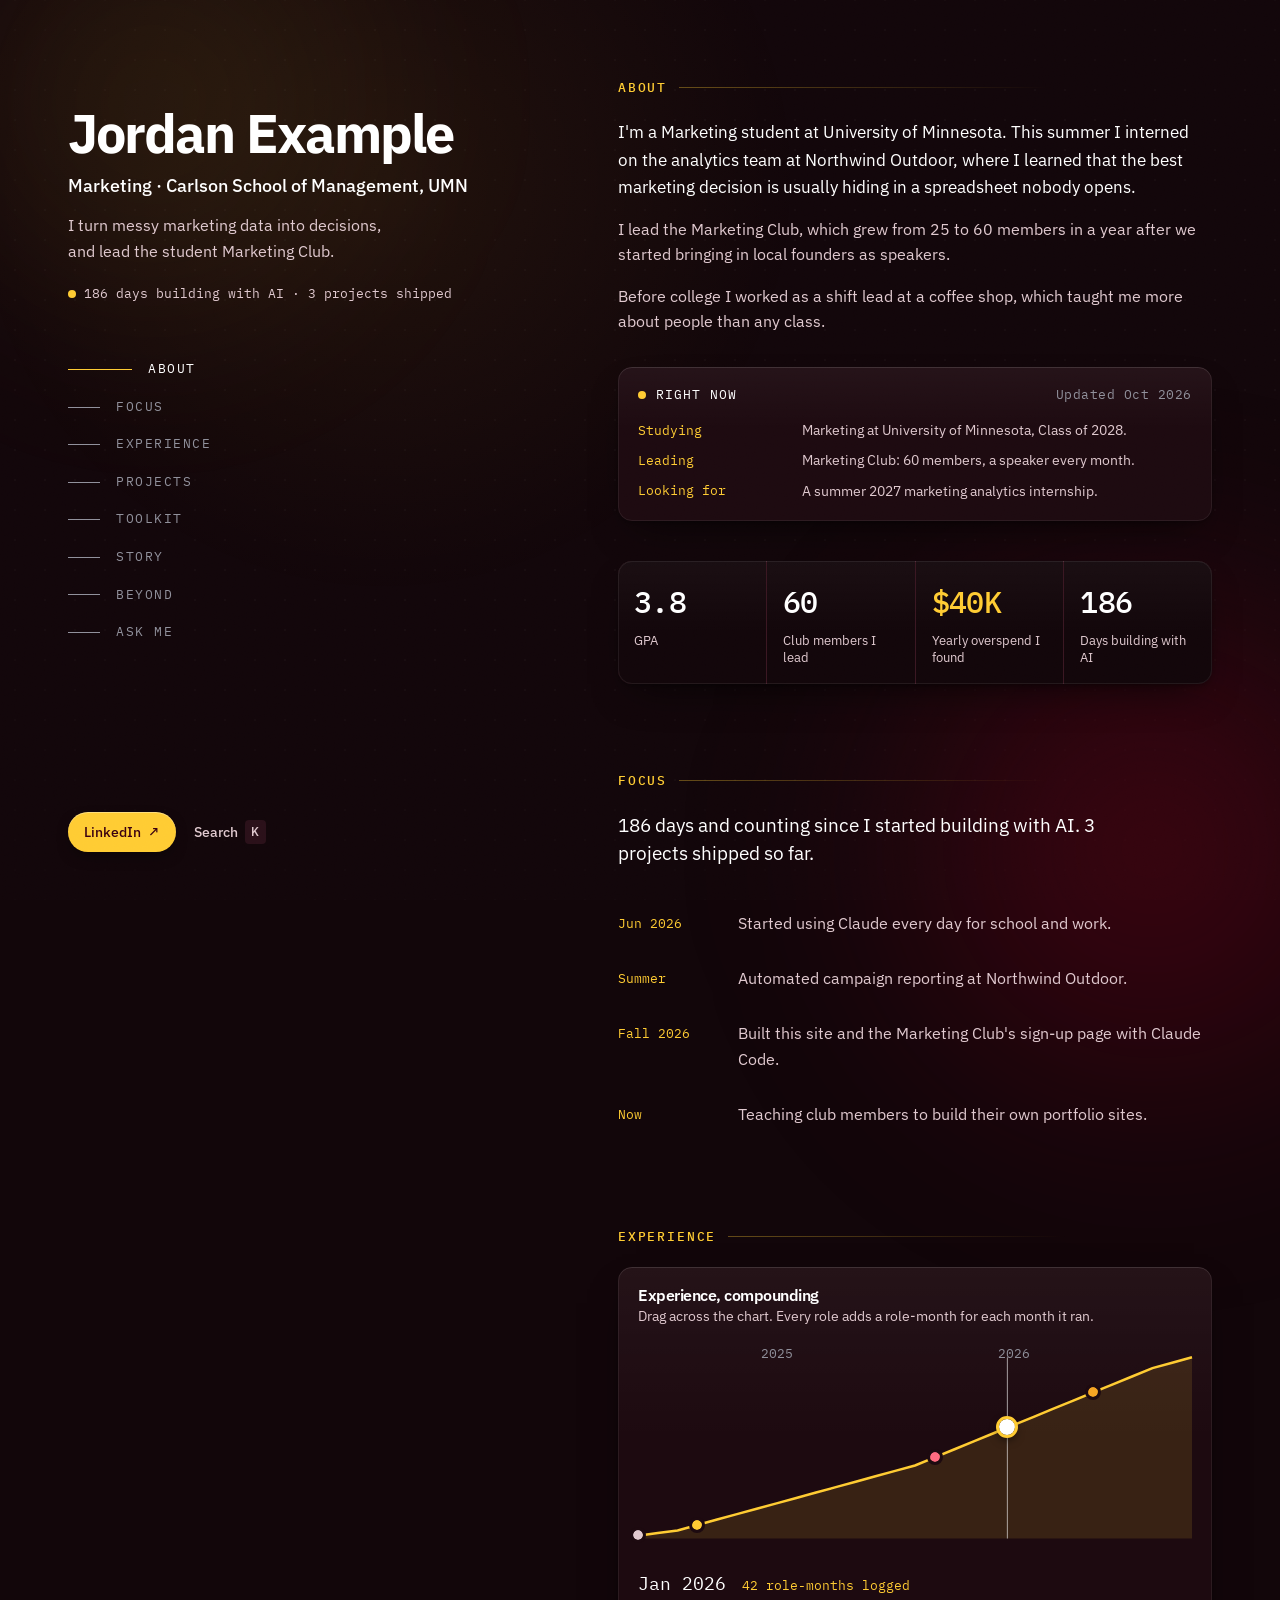
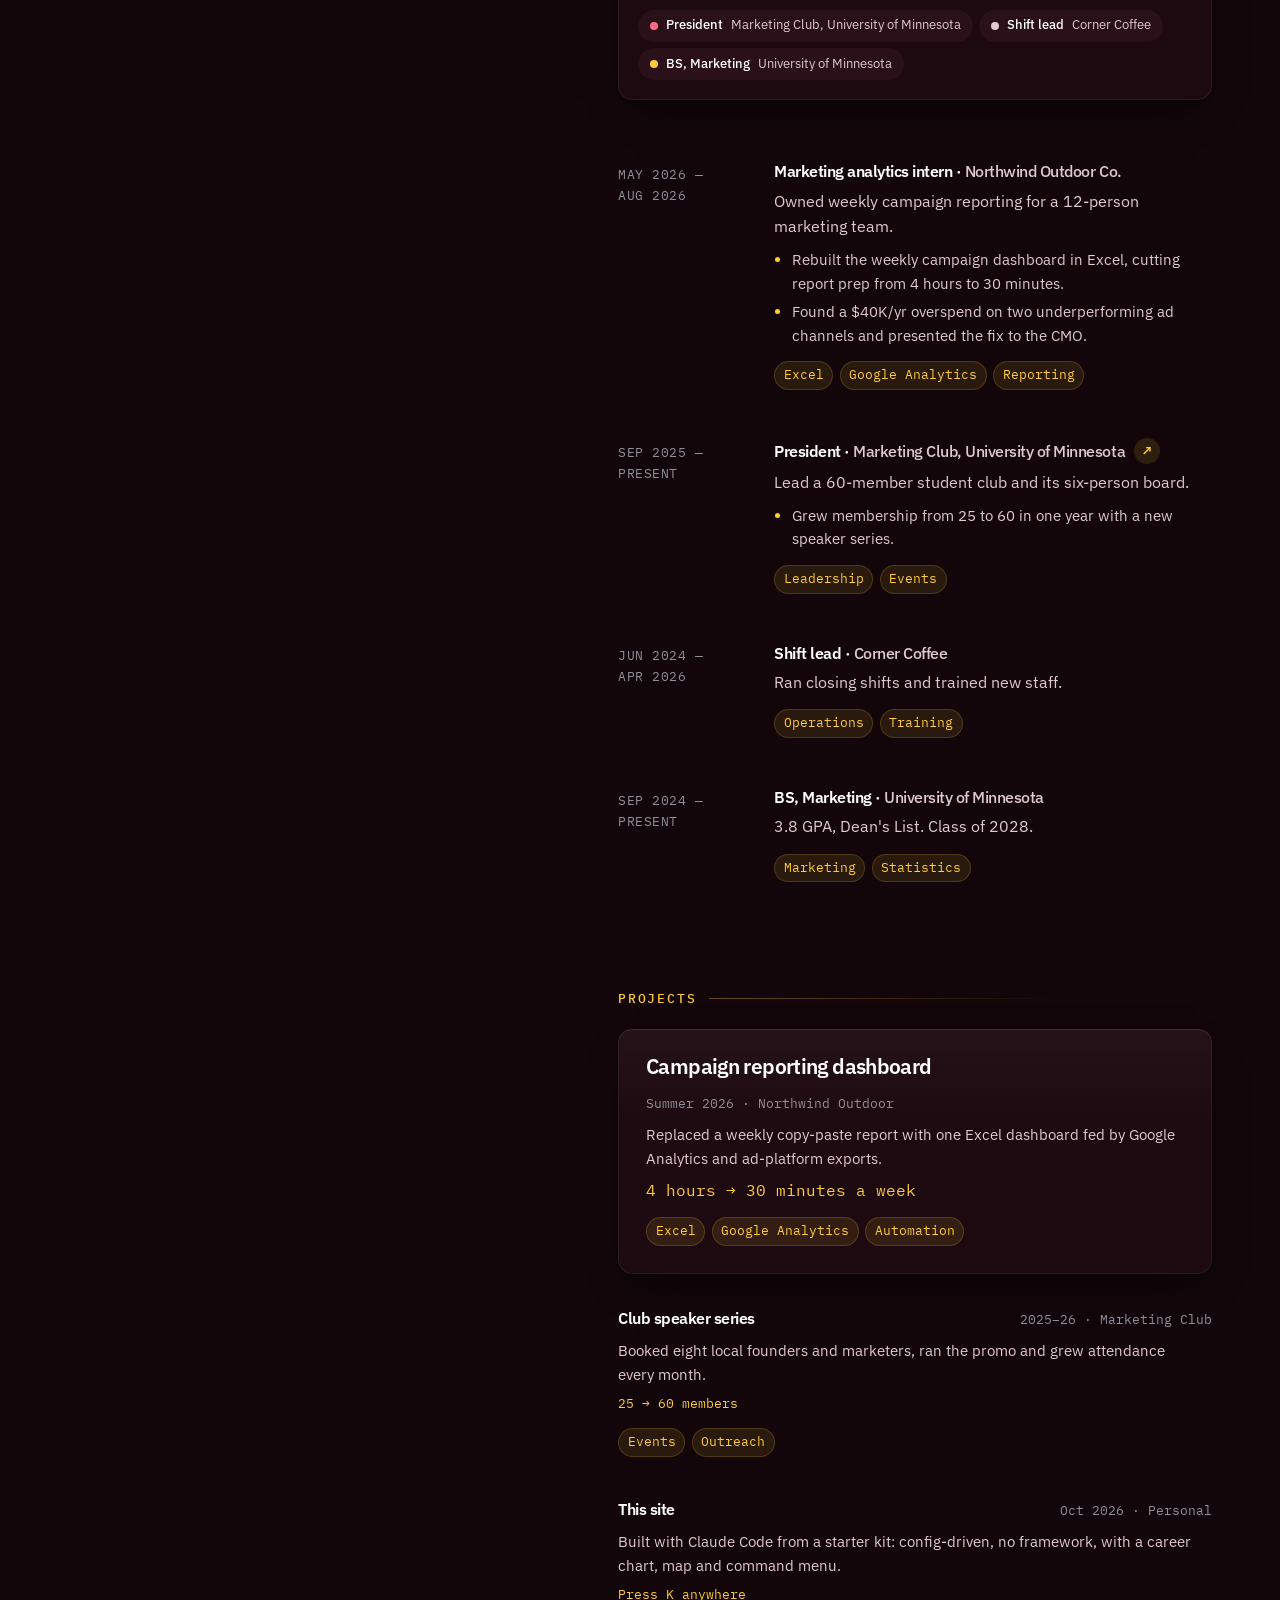
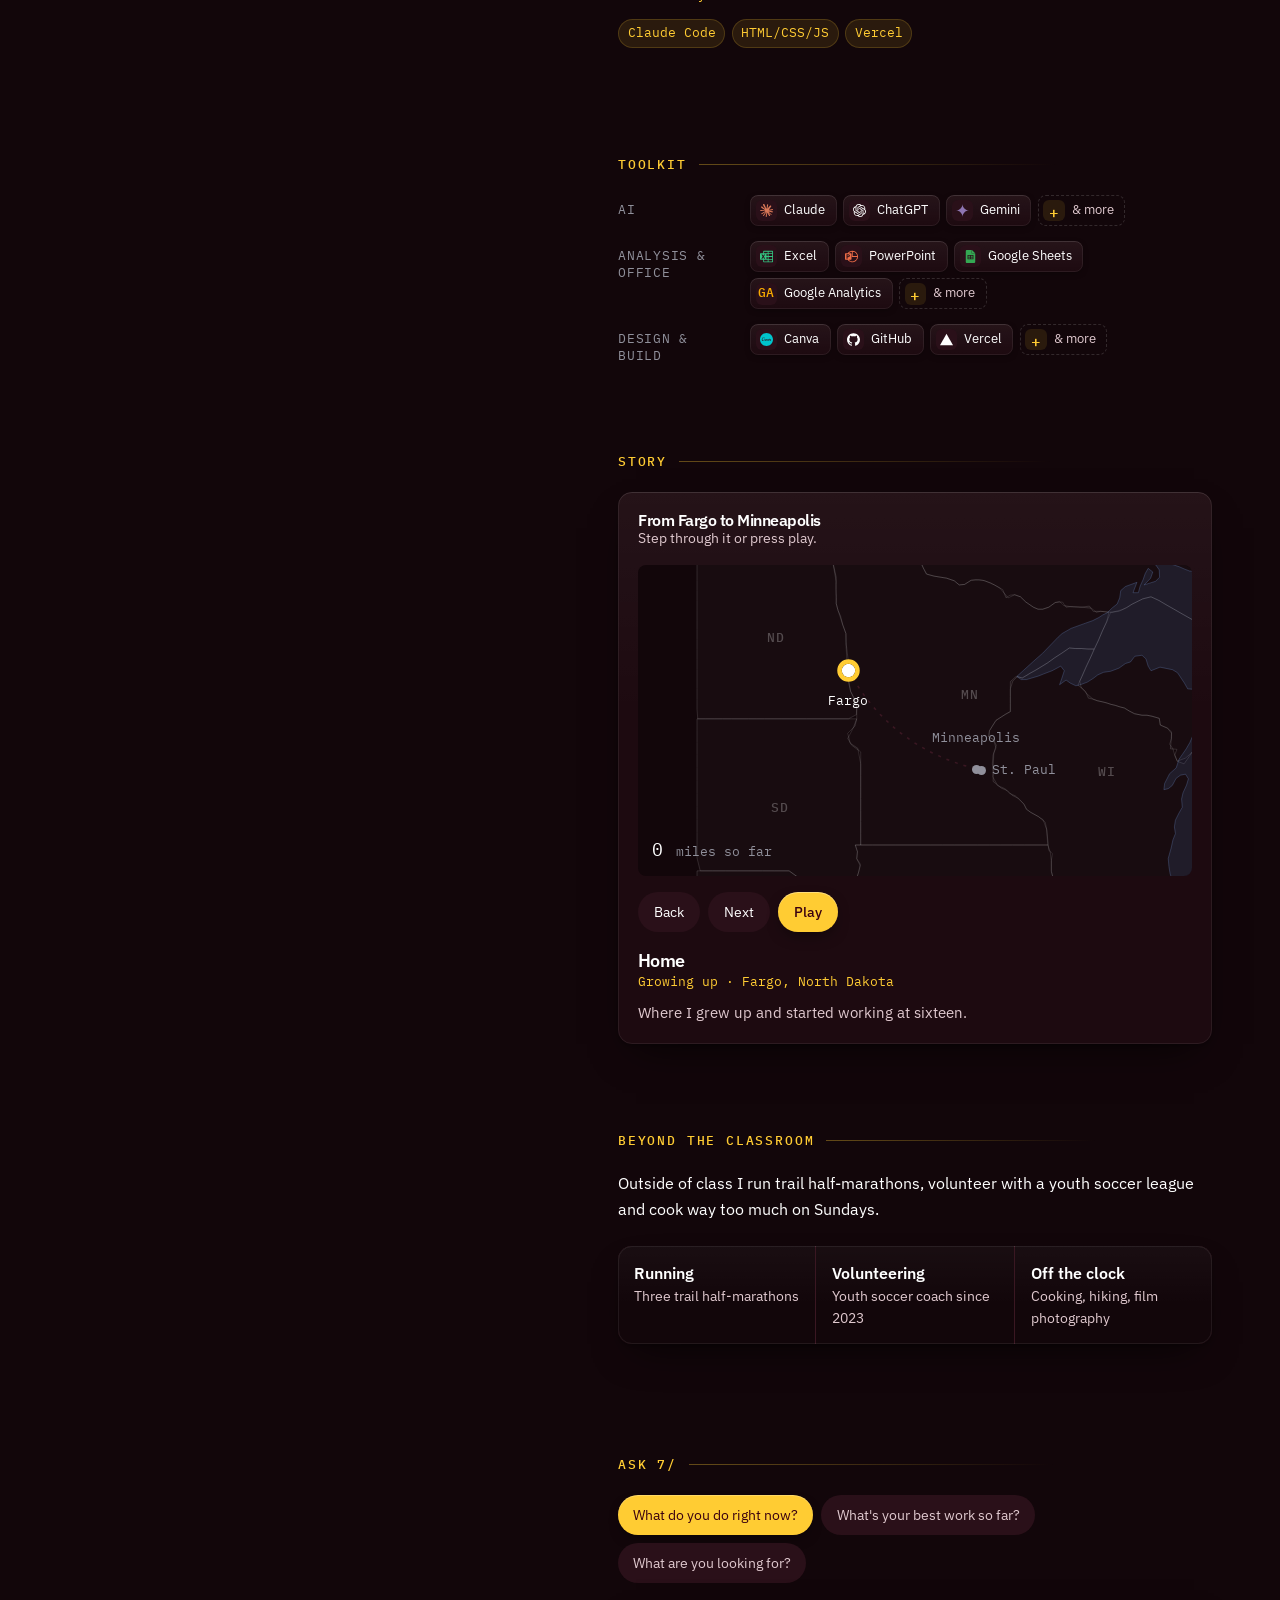
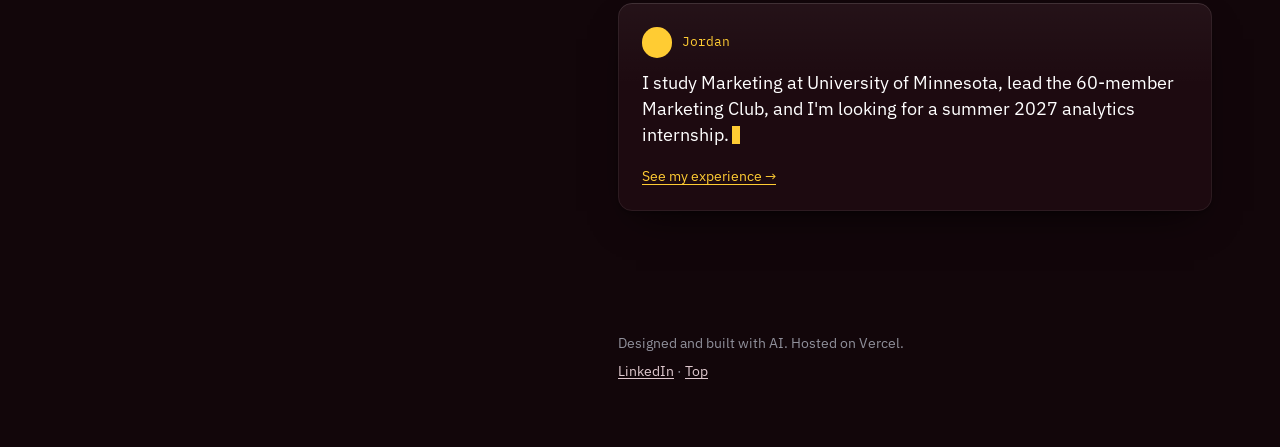
<file: index.html>
<!doctype html>
<html lang="en">
<head>
  <meta charset="utf-8">
  <meta name="viewport" content="width=device-width, initial-scale=1">
  <!-- Your AI fills every line marked FILL in Step 3/6 of AGENTS.md. Keep og: URLs absolute (https://...). -->
  <title>Jordan Example</title><!-- FILL: your name -->
  <meta name="description" content="Marketing student at the University of Minnesota. Leads the Marketing Club."><!-- FILL: one sentence -->
  <meta name="theme-color" content="#12060a">
  <!-- Link preview for LinkedIn, iMessage, Slack. These URLs must be absolute once the site is live. -->
  <link rel="canonical" href="https://your-site.vercel.app/"><!-- FILL -->
  <meta property="og:url" content="https://your-site.vercel.app/"><!-- FILL -->
  <meta property="og:type" content="profile">
  <meta property="og:title" content="Jordan Example"><!-- FILL -->
  <meta property="og:description" content="Marketing at the University of Minnesota. Analytics intern, club president."><!-- FILL -->
  <meta property="og:image" content="https://your-site.vercel.app/photos/og-card.jpg"><!-- FILL: 1200×627 JPG -->
  <meta property="og:image:width" content="1200">
  <meta property="og:image:height" content="627">
  <meta property="og:image:alt" content="Jordan Example"><!-- FILL -->
  <meta name="twitter:card" content="summary_large_image">
  <link rel="icon" href="data:image/svg+xml,%3Csvg xmlns='http://www.w3.org/2000/svg' viewBox='0 0 32 32'%3E%3Crect width='32' height='32' fill='%237a0019'/%3E%3Ctext x='4' y='23' font-family='sans-serif' font-weight='700' font-size='17' fill='%23ffcc33'%3EJE%3C/text%3E%3C/svg%3E"><!-- FILL: change JE to your initials -->
  <link rel="preconnect" href="https://fonts.googleapis.com">
  <link rel="preconnect" href="https://fonts.gstatic.com" crossorigin>
  <link rel="stylesheet" href="styles/tokens.css">
  <link rel="stylesheet" href="styles/base.css">
  <link rel="stylesheet" href="styles/dev.css">
  <link rel="stylesheet" href="styles/depth.css">
  <script type="module" src="main.js"></script>
</head>
<body>
  <a class="skip" href="#main">Skip to content</a>
  <div id="app">
    <noscript>
      <p style="padding:2rem">Jordan Example. Marketing at the University of Minnesota. This page needs JavaScript.</p><!-- FILL -->
    </noscript>
  </div>
</body>
</html>
</file>
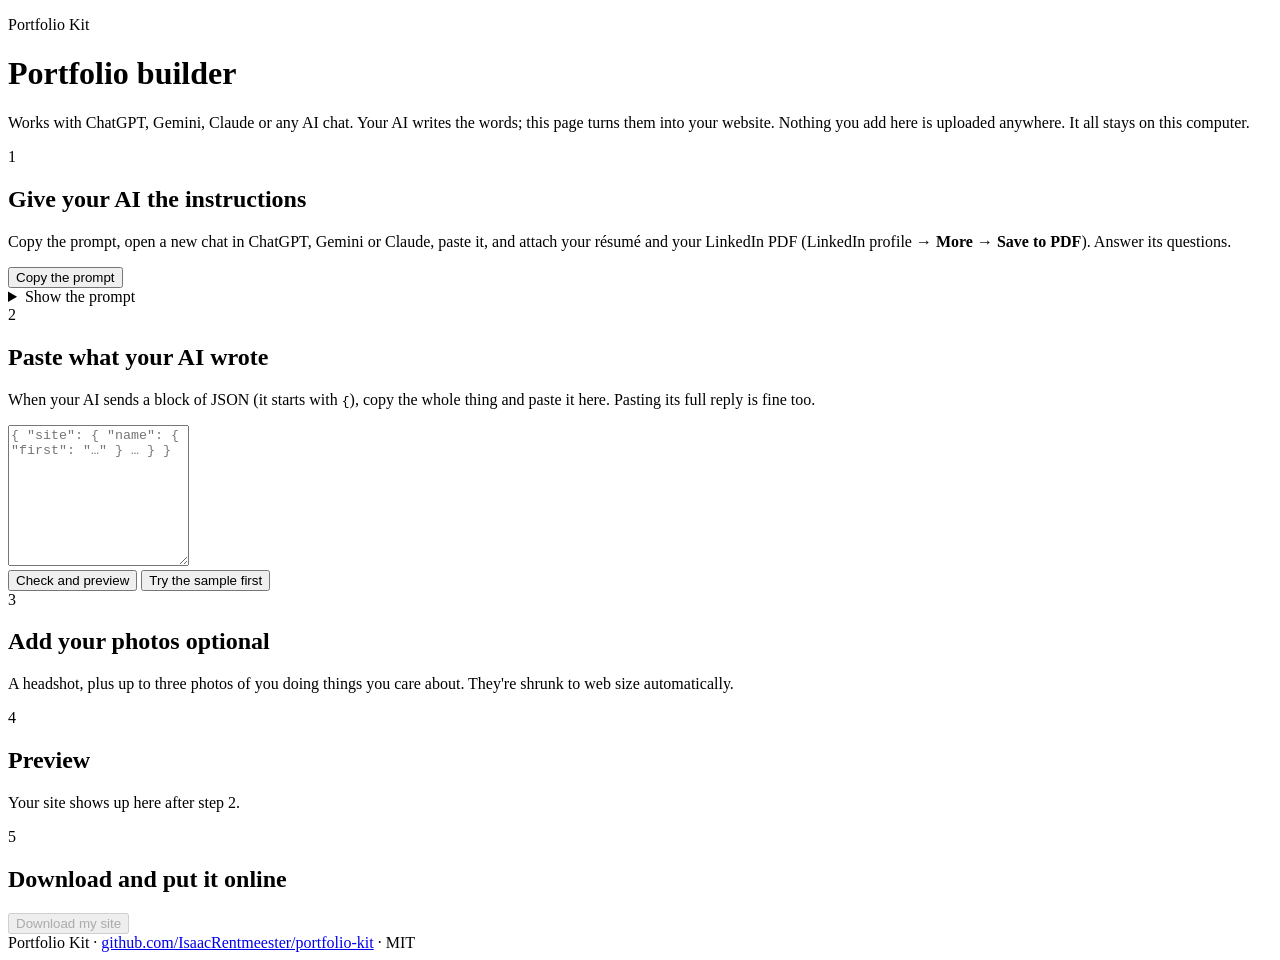
<file: builder/index.html>
<!doctype html>
<html lang="en">
<head>
  <meta charset="utf-8">
  <meta name="viewport" content="width=device-width, initial-scale=1">
  <title>Portfolio Builder</title>
  <meta name="description" content="Turn the JSON your AI wrote into your finished portfolio website.">
  <link rel="preconnect" href="https://fonts.googleapis.com">
  <link rel="preconnect" href="https://fonts.gstatic.com" crossorigin>
  <link href="https://fonts.googleapis.com/css2?family=IBM+Plex+Sans:wght@400;500;600;700&family=IBM+Plex+Mono:wght@500&display=swap" rel="stylesheet">
  <style>
__BUILDER_CSS__
  </style>
</head>
<body>
  <header class="top">
    <p class="eyebrow">Portfolio Kit</p>
    <h1>Portfolio builder</h1>
    <p class="lede">Works with ChatGPT, Gemini, Claude or any AI chat. Your AI writes the words; this page turns them
      into your website. Nothing you add here is uploaded anywhere. It all stays on this computer.</p>
  </header>

  <main class="steps">
    <section class="step" aria-labelledby="s1">
      <span class="step__n">1</span>
      <div class="step__body">
        <h2 id="s1">Give your AI the instructions</h2>
        <p>Copy the prompt, open a new chat in ChatGPT, Gemini or Claude, paste it, and attach your résumé
          and your LinkedIn PDF (LinkedIn profile → <b>More</b> → <b>Save to PDF</b>). Answer its questions.</p>
        <button class="btn btn--primary" type="button" id="copy-prompt">Copy the prompt</button>
        <details class="fallback" id="prompt-fallback">
          <summary>Show the prompt</summary>
          <textarea id="prompt-text" readonly rows="8" aria-label="The prompt to paste into your AI"></textarea>
        </details>
      </div>
    </section>

    <section class="step" aria-labelledby="s2">
      <span class="step__n">2</span>
      <div class="step__body">
        <h2 id="s2">Paste what your AI wrote</h2>
        <p>When your AI sends a block of JSON (it starts with <code>{</code>), copy the whole thing and paste it here.
          Pasting its full reply is fine too.</p>
        <textarea id="json" rows="9" spellcheck="false" placeholder='{ "site": { "name": { "first": "…" } … } }' aria-label="Your portfolio JSON"></textarea>
        <div class="row">
          <button class="btn btn--primary" type="button" id="check">Check and preview</button>
          <button class="btn btn--ghost" type="button" id="load-sample">Try the sample first</button>
        </div>
        <div class="report" id="report" hidden aria-live="polite"></div>
      </div>
    </section>

    <section class="step" aria-labelledby="s3">
      <span class="step__n">3</span>
      <div class="step__body">
        <h2 id="s3">Add your photos <span class="opt">optional</span></h2>
        <p>A headshot, plus up to three photos of you doing things you care about. They're shrunk to web size automatically.</p>
        <div class="photos" id="photos"></div>
      </div>
    </section>

    <section class="step" aria-labelledby="s4">
      <span class="step__n">4</span>
      <div class="step__body">
        <h2 id="s4">Preview</h2>
        <div id="preview-wrap" hidden>
          <div class="row row--tight" role="group" aria-label="Preview width">
            <button class="chip" type="button" data-width="100%" aria-pressed="true">Desktop</button>
            <button class="chip" type="button" data-width="390px" aria-pressed="false">Phone</button>
          </div>
          <div class="frame"><iframe id="preview" title="Preview of your site"></iframe></div>
          <p class="small">Want changes? Tell your AI, paste its new JSON in step 2, and check again.</p>
        </div>
        <p class="small empty">Your site shows up here after step 2.</p>
      </div>
    </section>

    <section class="step" aria-labelledby="s5">
      <span class="step__n">5</span>
      <div class="step__body">
        <h2 id="s5">Download and put it online</h2>
        <button class="btn btn--primary" type="button" id="download" disabled>Download my site</button>
        <div id="after-download" hidden>
          <ol class="list">
            <li>Go to <a href="https://vercel.com/drop" target="_blank" rel="noopener">vercel.com/drop</a> and sign in (free).</li>
            <li>Drag <b id="file-name">your zip</b> from your Downloads onto that page. (If your Mac already unzipped it,
              drag the <b id="folder-name">site</b> folder instead.) Name the project <code>firstname-lastname</code>. Deploy.</li>
            <li>Copy your <code>.vercel.app</code> link and give it to your AI. It adds the link to your data so previews work.
              Paste the new JSON here, download again, and drop the new zip on the same project.</li>
            <li>Ask your AI: <b>"Add it to my LinkedIn."</b> It'll walk you through the Featured section and the link under your name.</li>
          </ol>
        </div>
      </div>
    </section>
  </main>

  <footer class="foot">Portfolio Kit · <a href="https://github.com/IsaacRentmeester/portfolio-kit" target="_blank" rel="noopener">github.com/IsaacRentmeester/portfolio-kit</a> · MIT</footer>

  <script>window.__KIT = __KIT_JSON__;</script>
  <script>
__BUILDER_JS__
  </script>
</body>
</html>
</file>
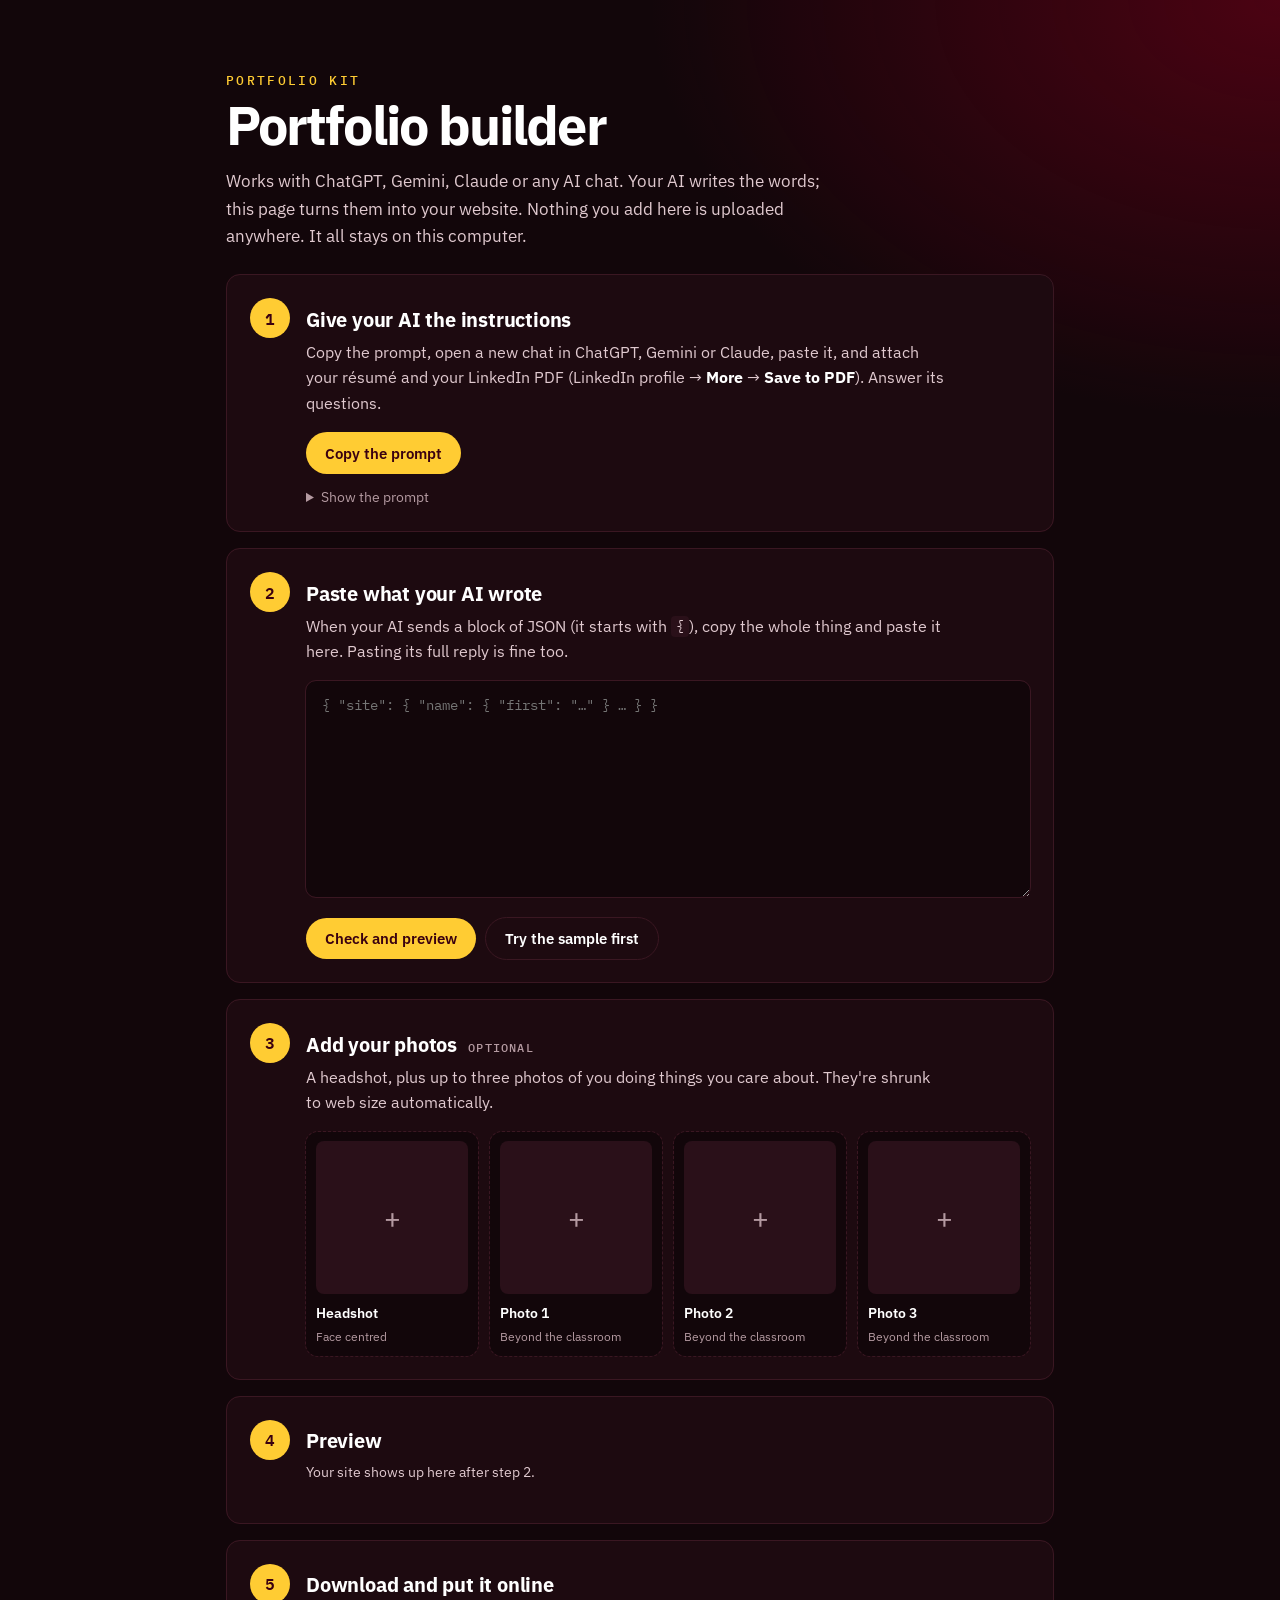
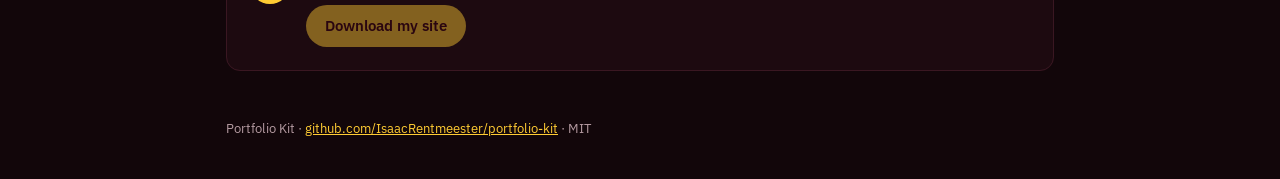
<file: builder.html>
<!doctype html>
<html lang="en">
<head>
  <meta charset="utf-8">
  <meta name="viewport" content="width=device-width, initial-scale=1">
  <title>Portfolio Builder</title>
  <meta name="description" content="Turn the JSON your AI wrote into your finished portfolio website.">
  <link rel="preconnect" href="https://fonts.googleapis.com">
  <link rel="preconnect" href="https://fonts.gstatic.com" crossorigin>
  <link href="https://fonts.googleapis.com/css2?family=IBM+Plex+Sans:wght@400;500;600;700&family=IBM+Plex+Mono:wght@500&display=swap" rel="stylesheet">
  <style>
/* Builder page. UMN maroon, gold and white, same tokens as the site. */
:root {
  --bg: #12060a; --surface: #1d0a10; --surface-2: #2a1019; --line: #3a1722;
  --ink: #ffffff; --muted: #e0c9cf; --faint: #b49aa1;
  --accent: #ffcc33; --accent-ink: #3a0010; --maroon: #7a0019;
  --ok: #8fd3a7; --bad: #ff8a9a;
  --font: "IBM Plex Sans", ui-sans-serif, system-ui, sans-serif;
  --mono: "IBM Plex Mono", ui-monospace, SFMono-Regular, monospace;
}
* { box-sizing: border-box; }
html { background: var(--bg); }
body {
  margin: 0; color: var(--ink); font: 16px/1.6 var(--font);
  background: radial-gradient(900px 600px at 100% 0%, color-mix(in srgb, var(--maroon) 55%, transparent), transparent 70%), var(--bg);
  min-height: 100svh;
}
a { color: var(--accent); }
code { font-family: var(--mono); font-size: 0.875em; background: var(--surface-2); padding: 0.1em 0.35em; border-radius: 4px; }
b { color: var(--ink); }

.top, .steps, .foot { max-width: 860px; margin: 0 auto; padding: 0 16px; }
.top { padding-top: clamp(2.5rem, 8vh, 5rem); padding-bottom: 1.5rem; }
.eyebrow { margin: 0; font: 500 0.8125rem var(--mono); letter-spacing: 0.18em; text-transform: uppercase; color: var(--accent); }
h1 { margin: 0.5rem 0 0; font-size: clamp(2.2rem, 1.6rem + 3vw, 3.4rem); line-height: 1.02; letter-spacing: -0.035em; }
.lede { margin: 1rem 0 0; max-width: 60ch; color: var(--muted); font-size: 1.0625rem; }

.steps { display: grid; gap: 1rem; padding-bottom: 3rem; }
.step {
  display: grid; grid-template-columns: 2.5rem 1fr; gap: 1rem; padding: 1.5rem;
  background: var(--surface); border-radius: 14px; outline: 1px solid var(--line); outline-offset: -1px;
}
.step__n {
  width: 2.5rem; height: 2.5rem; border-radius: 50%; display: grid; place-items: center;
  font: 600 1rem var(--mono); color: var(--accent-ink); background: var(--accent);
}
.step__body { min-width: 0; }
h2 { margin: 0.35rem 0 0.25rem; font-size: 1.25rem; letter-spacing: -0.01em; }
.opt { font: 500 0.75rem var(--mono); color: var(--faint); margin-left: 0.4rem; text-transform: uppercase; letter-spacing: 0.1em; }
.step p { margin: 0.25rem 0 1rem; color: var(--muted); max-width: 64ch; }
.small { font-size: 0.875rem; }
#preview-wrap:not([hidden]) ~ .empty { display: none; }

textarea {
  width: 100%; resize: vertical; padding: 0.85rem 1rem; border-radius: 10px; border: 0;
  background: var(--bg); color: var(--ink); outline: 1px solid var(--line); font: 0.875rem/1.5 var(--mono);
}
textarea:focus-visible { outline: 2px solid var(--accent); }
.row { display: flex; flex-wrap: wrap; gap: 0.6rem; margin-top: 0.8rem; }
.row--tight { margin: 0 0 0.75rem; }

.btn {
  appearance: none; border: 0; cursor: pointer; border-radius: 999px; padding: 0.7rem 1.2rem;
  font: 600 0.9375rem var(--font); color: var(--ink); background: var(--surface-2);
  transition: transform 160ms cubic-bezier(0.2, 0, 0, 1), background 160ms;
}
.btn:active { transform: scale(0.97); }
.btn:focus-visible, .chip:focus-visible { outline: 2px solid var(--accent); outline-offset: 2px; }
.btn--primary { background: var(--accent); color: var(--accent-ink); }
.btn--primary:hover { background: color-mix(in srgb, var(--accent) 82%, white); }
.btn--ghost { background: transparent; outline: 1px solid var(--line); }
.btn--ghost:hover { background: var(--surface-2); }
.btn--small { padding: 0.45rem 0.9rem; font-size: 0.8125rem; margin-top: 0.5rem; }
.btn:disabled { opacity: 0.45; cursor: not-allowed; transform: none; }
.chip {
  appearance: none; border: 0; cursor: pointer; border-radius: 999px; padding: 0.35rem 0.85rem;
  font: 500 0.8125rem var(--mono); color: var(--muted); background: var(--surface-2);
}
.chip[aria-pressed="true"] { background: var(--accent); color: var(--accent-ink); }

.fallback { margin-top: 0.75rem; }
.fallback summary { cursor: pointer; color: var(--faint); font-size: 0.875rem; }
.fallback textarea { margin-top: 0.5rem; }

.report { margin-top: 1rem; padding: 1rem 1.1rem; border-radius: 10px; background: var(--bg); }
.report p { margin: 0 0 0.5rem; color: var(--ink); }
.report ul { margin: 0; padding-left: 1.2rem; }
.report li { margin: 0.2rem 0; }
.report--ok { outline: 1px solid color-mix(in srgb, var(--ok) 50%, transparent); }
.report--ok strong { color: var(--ok); }
.report--bad { outline: 1px solid color-mix(in srgb, var(--bad) 50%, transparent); }
.report--bad strong { color: var(--bad); }
.report .notes { margin-top: 0.6rem; color: var(--faint); font-size: 0.875rem; }

.photos { display: grid; grid-template-columns: repeat(4, minmax(0, 1fr)); gap: 0.75rem; }
.slot {
  position: relative; display: grid; align-content: start; gap: 0.15rem; padding: 0.6rem; border-radius: 12px; cursor: pointer;
  background: var(--bg); outline: 1px dashed var(--line); transition: outline-color 160ms;
}
.slot:hover, .slot:focus-within { outline-color: var(--accent); }
.slot input { position: absolute; inset: 0; opacity: 0; cursor: pointer; }
.slot__img {
  aspect-ratio: 1; border-radius: 8px; background: var(--surface-2) center / cover no-repeat;
  display: grid; place-items: center;
}
.slot:not(.has-photo) .slot__img::after { content: "+"; font: 400 1.75rem var(--font); color: var(--faint); }
.slot__label { font-weight: 600; font-size: 0.875rem; margin-top: 0.35rem; }
.slot__hint { font-size: 0.75rem; color: var(--faint); }
.slot__clear {
  position: relative; z-index: 1; justify-self: start; margin-top: 0.3rem; border: 0; padding: 0; cursor: pointer;
  background: none; color: var(--accent); font: 500 0.75rem var(--font); text-decoration: underline;
}

.frame { border-radius: 12px; overflow: hidden; outline: 1px solid var(--line); background: var(--bg); display: flex; justify-content: center; }
.frame iframe { display: block; width: 100%; height: 640px; border: 0; background: #12060a; transition: width 240ms cubic-bezier(0.2, 0, 0, 1); }

.list { margin: 1rem 0 0; padding-left: 1.2rem; color: var(--muted); }
.list li { margin: 0.45rem 0; }

.foot { padding-bottom: 2.5rem; color: var(--faint); font-size: 0.8125rem; }

@media (max-width: 640px) {
  .step { grid-template-columns: 1fr; padding: 1.1rem; gap: 0.5rem; }
  .photos { grid-template-columns: repeat(2, minmax(0, 1fr)); }
  .frame iframe { height: 520px; }
}
@media (prefers-reduced-motion: reduce) { * { transition: none !important; } }

  </style>
</head>
<body>
  <header class="top">
    <p class="eyebrow">Portfolio Kit</p>
    <h1>Portfolio builder</h1>
    <p class="lede">Works with ChatGPT, Gemini, Claude or any AI chat. Your AI writes the words; this page turns them
      into your website. Nothing you add here is uploaded anywhere. It all stays on this computer.</p>
  </header>

  <main class="steps">
    <section class="step" aria-labelledby="s1">
      <span class="step__n">1</span>
      <div class="step__body">
        <h2 id="s1">Give your AI the instructions</h2>
        <p>Copy the prompt, open a new chat in ChatGPT, Gemini or Claude, paste it, and attach your résumé
          and your LinkedIn PDF (LinkedIn profile → <b>More</b> → <b>Save to PDF</b>). Answer its questions.</p>
        <button class="btn btn--primary" type="button" id="copy-prompt">Copy the prompt</button>
        <details class="fallback" id="prompt-fallback">
          <summary>Show the prompt</summary>
          <textarea id="prompt-text" readonly rows="8" aria-label="The prompt to paste into your AI"></textarea>
        </details>
      </div>
    </section>

    <section class="step" aria-labelledby="s2">
      <span class="step__n">2</span>
      <div class="step__body">
        <h2 id="s2">Paste what your AI wrote</h2>
        <p>When your AI sends a block of JSON (it starts with <code>{</code>), copy the whole thing and paste it here.
          Pasting its full reply is fine too.</p>
        <textarea id="json" rows="9" spellcheck="false" placeholder='{ "site": { "name": { "first": "…" } … } }' aria-label="Your portfolio JSON"></textarea>
        <div class="row">
          <button class="btn btn--primary" type="button" id="check">Check and preview</button>
          <button class="btn btn--ghost" type="button" id="load-sample">Try the sample first</button>
        </div>
        <div class="report" id="report" hidden aria-live="polite"></div>
      </div>
    </section>

    <section class="step" aria-labelledby="s3">
      <span class="step__n">3</span>
      <div class="step__body">
        <h2 id="s3">Add your photos <span class="opt">optional</span></h2>
        <p>A headshot, plus up to three photos of you doing things you care about. They're shrunk to web size automatically.</p>
        <div class="photos" id="photos"></div>
      </div>
    </section>

    <section class="step" aria-labelledby="s4">
      <span class="step__n">4</span>
      <div class="step__body">
        <h2 id="s4">Preview</h2>
        <div id="preview-wrap" hidden>
          <div class="row row--tight" role="group" aria-label="Preview width">
            <button class="chip" type="button" data-width="100%" aria-pressed="true">Desktop</button>
            <button class="chip" type="button" data-width="390px" aria-pressed="false">Phone</button>
          </div>
          <div class="frame"><iframe id="preview" title="Preview of your site"></iframe></div>
          <p class="small">Want changes? Tell your AI, paste its new JSON in step 2, and check again.</p>
        </div>
        <p class="small empty">Your site shows up here after step 2.</p>
      </div>
    </section>

    <section class="step" aria-labelledby="s5">
      <span class="step__n">5</span>
      <div class="step__body">
        <h2 id="s5">Download and put it online</h2>
        <button class="btn btn--primary" type="button" id="download" disabled>Download my site</button>
        <div id="after-download" hidden>
          <ol class="list">
            <li>Go to <a href="https://vercel.com/drop" target="_blank" rel="noopener">vercel.com/drop</a> and sign in (free).</li>
            <li>Drag <b id="file-name">your zip</b> from your Downloads onto that page. (If your Mac already unzipped it,
              drag the <b id="folder-name">site</b> folder instead.) Name the project <code>firstname-lastname</code>. Deploy.</li>
            <li>Copy your <code>.vercel.app</code> link and give it to your AI. It adds the link to your data so previews work.
              Paste the new JSON here, download again, and drop the new zip on the same project.</li>
            <li>Ask your AI: <b>"Add it to my LinkedIn."</b> It'll walk you through the Featured section and the link under your name.</li>
          </ol>
        </div>
      </div>
    </section>
  </main>

  <footer class="foot">Portfolio Kit · <a href="https://github.com/IsaacRentmeester/portfolio-kit" target="_blank" rel="noopener">github.com/IsaacRentmeester/portfolio-kit</a> · MIT</footer>

  <script>window.__KIT = {"css":"/* Design tokens. Restyle the site by editing this file only. */\n:root {\n  /* Colour — Night and cornflower */\n  --bg: #0a0d14;\n  --surface: #131824;\n  --surface-2: #1b2232;\n  --ink: #e9edf3;\n  --muted: #9aa3b2;\n  --accent: #5a9bfc;\n  --accent-ink: #0a0d14;\n\n  /* Toolkit spine highlights, by kind */\n  --kind-build: #5a9bfc;\n  --kind-ship: #8fd3c1;\n  --kind-assist: #e9edf3;\n  --kind-learn: #f2c46d;\n  --kind-make: #f19c8b;\n\n  --area: rgba(90, 155, 252, 0.14);\n\n  /* Planner demo block colours */\n  --plan-fixed: #2a3550;\n  --plan-focus: #5a9bfc;\n  --plan-health: #8fd3c1;\n  --plan-people: #f2c46d;\n\n  /* Type */\n  --font: \"Bricolage Grotesque\", ui-sans-serif, system-ui, sans-serif;\n  --step-small: clamp(0.875rem, 0.85rem + 0.1vw, 0.9375rem);\n  --step-body: clamp(1.0625rem, 1rem + 0.25vw, 1.1875rem);\n  --step-lead: clamp(1.25rem, 1.05rem + 0.9vw, 2rem);\n  --step-head: clamp(2.25rem, 1.2rem + 3.6vw, 4.75rem);\n  --step-display: clamp(4rem, 12.2vw, 12.5rem);\n  --track-display: -0.045em;\n  --track-head: -0.03em;\n  --lead-display: 0.84;\n  --lead-head: 1;\n  --lead-text: 1.5;\n\n  /* Space */\n  --margin: clamp(1rem, 2.6vw, 2.5rem);\n  --gutter: 1.5rem;\n  --section: clamp(6rem, 12vw, 12rem);\n  --gap-sm: 0.75rem;\n  --gap-md: 1.5rem;\n  --gap-lg: 4.5rem;\n\n  /* Shape */\n  --radius: 0;\n  --control-h: 3rem;\n\n  /* Motion */\n  --ease-out: cubic-bezier(0.16, 1, 0.3, 1);\n  --dur-fast: 180ms;\n  --dur-med: 600ms;\n  --dur-slow: 950ms;\n  --stagger: 80ms;\n  --rise: 24px;\n}\n\n/* Reset and element defaults. Tokens only. */\n*, *::before, *::after { box-sizing: border-box; }\n* { margin: 0; }\nhtml { -webkit-text-size-adjust: 100%; scroll-behavior: smooth; }\nbody {\n  background: var(--bg);\n  color: var(--ink);\n  font-family: var(--font);\n  font-size: var(--step-body);\n  line-height: var(--lead-text);\n  font-optical-sizing: auto;\n  -webkit-font-smoothing: antialiased;\n  overflow-x: clip;\n}\nimg, video { display: block; max-width: 100%; height: auto; }\na { color: inherit; text-decoration-thickness: 0.08em; text-underline-offset: 0.18em; }\nbutton { font: inherit; color: inherit; background: none; border: 0; cursor: pointer; }\nh1, h2, h3 { font-weight: 600; letter-spacing: var(--track-head); line-height: var(--lead-head); text-wrap: balance; }\np { text-wrap: pretty; }\nul, ol { list-style: none; padding: 0; }\n::selection { background: var(--accent); color: var(--accent-ink); }\n:focus-visible { outline: 3px solid var(--accent); outline-offset: 3px; }\n.visually-hidden {\n  position: absolute; width: 1px; height: 1px; overflow: hidden;\n  clip: rect(0 0 0 0); white-space: nowrap;\n}\n.skip { position: absolute; left: var(--margin); top: -4rem; background: var(--accent); color: var(--accent-ink); padding: 0.75rem 1rem; z-index: 10; }\n.skip:focus { top: 1rem; }\n\n/* Shared controls */\n.button {\n  display: inline-flex; align-items: center; justify-content: center;\n  min-height: var(--control-h); padding: 0 1.4rem;\n  background: var(--accent); color: var(--accent-ink);\n  font-weight: 500; text-decoration: none; border-radius: var(--radius);\n  transition: transform var(--dur-fast) var(--ease-out), background-color var(--dur-fast);\n}\n.button:hover { background: var(--ink); }\n.button:active { transform: scale(0.97); }\n\n.link { transition: color var(--dur-fast); }\n.link:hover { color: var(--accent); }\n\n/* Pictures: one treatment for every found image */\n.plate img { filter: grayscale(1) contrast(1.05); width: 100%; height: 100%; object-fit: cover; }\n.plate figcaption { font-size: var(--step-small); color: var(--muted); margin-top: var(--gap-sm); max-width: 48ch; }\n\n/* Two-column layout. Colours and fonts come from `theme` in config/site.config.js (applied by main.js); these are fallbacks. */\n:root {\n  --bg: #0b0b0d;\n  --surface: #131317;\n  --surface-2: #1c1c22;\n  --line: #24242c;\n  --ink: #ececef;\n  --muted: #a6a6b0;\n  --faint: #90909b;\n  --accent: #ffcc33;\n  --accent-ink: #120d00;\n  --accent-2: #7a0019;\n  --area: color-mix(in srgb, var(--accent) 12%, transparent);\n  /* career track colours are set from config theme.tracks */\n  --font: \"IBM Plex Sans\", ui-sans-serif, system-ui, sans-serif;\n  --mono: \"IBM Plex Mono\", ui-monospace, SFMono-Regular, monospace;\n  --radius: 10px;\n}\nbody { font-family: var(--font); background: var(--bg); color: var(--ink); font-size: 16px; line-height: 1.6; }\nbody::before { /* pointer spotlight */\n  content: \"\"; position: fixed; inset: 0; pointer-events: none; z-index: 0;\n  background: radial-gradient(600px circle at var(--mx, 30%) var(--my, 20%), color-mix(in srgb, var(--accent) 6%, transparent), transparent 70%);\n}\na { color: inherit; }\nkbd { font-family: var(--mono); font-size: 0.8125rem; padding: 0.1rem 0.4rem; border-radius: 4px; background: var(--surface-2); color: var(--muted); }\n::selection { background: var(--accent); color: var(--accent-ink); }\n\n/* ---------- Shell ---------- */\n.shell { position: relative; z-index: 1; max-width: 1240px; margin: 0 auto; padding: 0 clamp(1.25rem, 4vw, 3rem); display: grid; grid-template-columns: minmax(0, 0.9fr) minmax(0, 1.1fr); gap: clamp(2rem, 5vw, 5rem); }\n\n/* ---------- Sidebar ---------- */\n.side { position: sticky; top: 0; height: 100svh; display: flex; flex-direction: column; padding: clamp(3rem, 9vh, 6rem) 0 3rem; }\n.side__photo { width: 76px; height: 76px; border-radius: 50%; object-fit: cover; object-position: 50% 20%; outline: 2px solid var(--surface-2); outline-offset: 3px; }\n.side__name { margin-top: 1.5rem; font-size: clamp(2.4rem, 1.6rem + 2.4vw, 3.4rem); line-height: 1.02; letter-spacing: -0.035em; font-weight: 700; }\n.side__name a { text-decoration: none; }\n.side__title { margin-top: 0.75rem; font-size: 1.125rem; font-weight: 500; }\n.side__line { margin-top: 0.75rem; color: var(--muted); max-width: 32ch; }\n.side__status { margin-top: 1.25rem; font-family: var(--mono); font-size: 0.8125rem; color: var(--muted); line-height: 1.5; }\n.side__status .dot { display: inline-block; margin-right: 0.5rem; vertical-align: 0.05em; }\n.dot { width: 8px; height: 8px; border-radius: 50%; background: var(--accent); }\n.side__nav { margin-top: 3rem; }\n.side__nav ul { list-style: none; padding: 0; display: grid; gap: 0.15rem; }\n.side__nav a { display: inline-flex; align-items: center; gap: 1rem; padding: 0.45rem 0; text-decoration: none; font-family: var(--mono); font-size: 0.8125rem; letter-spacing: 0.12em; text-transform: uppercase; color: var(--faint); transition: color 160ms; }\n.side__bar { display: inline-block; width: 2rem; height: 1px; background: currentColor; transition: width 220ms var(--ease-out); }\n.side__nav a:hover, .side__nav a[aria-current] { color: var(--ink); }\n.side__nav a:hover .side__bar, .side__nav a[aria-current] .side__bar { width: 4rem; }\n.side__nav a[aria-current] .side__bar { background: var(--accent); }\n.side__actions { margin-top: auto; display: flex; flex-wrap: wrap; gap: 0.6rem; padding-top: 2rem; }\n\n.btn { display: inline-flex; align-items: center; gap: 0.45rem; min-height: 2.5rem; padding: 0 1rem; border-radius: 999px; background: var(--surface-2); color: var(--ink); text-decoration: none; font-size: 0.9rem; font-weight: 500; transition: background-color 160ms, transform 160ms var(--ease-out), color 160ms; }\n.btn:hover { background: var(--line); }\n.btn:active { transform: scale(0.97); }\n.btn--primary { background: var(--accent); color: var(--accent-ink); }\n.btn--primary:hover { background: color-mix(in srgb, var(--accent) 80%, white); }\n.btn--ghost { background: transparent; color: var(--muted); padding: 0 0.5rem; }\n.btn--ghost:hover { background: transparent; color: var(--ink); }\n.chip { min-height: 2.5rem; padding: 0 1rem; border-radius: 999px; background: var(--surface-2); font-size: 0.9rem; transition: background-color 160ms; }\n.chip:hover { background: var(--line); }\n\n/* ---------- Main column ---------- */\n.main { padding: clamp(3rem, 9vh, 6rem) 0 4rem; min-width: 0; }\n.sec { padding-bottom: clamp(4.5rem, 10vh, 7rem); scroll-margin-top: 3rem; }\n.sec__label { font-family: var(--mono); font-size: 0.8125rem; letter-spacing: 0.14em; text-transform: uppercase; color: var(--accent); font-weight: 500; margin-bottom: 1.5rem; }\n.prose p { color: var(--muted); max-width: 62ch; }\n.prose p + p { margin-top: 1rem; }\n.prose p:first-child { color: var(--ink); font-size: 1.075rem; }\n.lead { font-size: 1.2rem; line-height: 1.45; max-width: 46ch; }\n\n/* Metrics */\n.metrics { margin-top: 2.5rem; display: grid; grid-template-columns: repeat(4, 1fr); gap: 1px; background: var(--line); border-radius: var(--radius); overflow: hidden; }\n.metric { background: var(--bg); padding: 1.1rem 1rem; }\n.metric__n { font-family: var(--mono); font-size: clamp(1.4rem, 1rem + 1.2vw, 1.9rem); font-weight: 500; letter-spacing: -0.02em; color: var(--ink); }\n.metric:nth-child(3) .metric__n { color: var(--accent); }\n.metric dt { color: var(--muted); font-size: 0.8125rem; line-height: 1.35; margin-top: 0.3rem; }\n\n/* AI timeline */\n.tl { list-style: none; padding: 0; margin-top: 2rem; display: grid; }\n.tl { gap: 0.35rem; }\n.tl li { display: grid; grid-template-columns: 6.5rem 1fr; gap: 1rem; padding: 0.75rem 1rem; margin: 0 -1rem; border-radius: 8px; transition: background-color 200ms; }\n.tl li:hover { background: var(--surface); }\n.tl__when { font-family: var(--mono); font-size: 0.8125rem; color: var(--accent); padding-top: 0.2rem; }\n.tl__text { color: var(--muted); }\n.tl li:hover .tl__text { color: var(--ink); }\n\n/* Browser frame around the live club site */\n.browser { margin-top: 2.5rem; border-radius: var(--radius); overflow: hidden; background: var(--surface); outline: 1px solid var(--line); }\n.browser__bar { display: flex; align-items: center; gap: 0.4rem; padding: 0.65rem 0.9rem; background: var(--surface-2); }\n.browser__bar span { width: 10px; height: 10px; border-radius: 50%; background: var(--line); }\n.browser__bar a { margin-left: auto; font-family: var(--mono); font-size: 0.8125rem; color: var(--muted); text-decoration: none; }\n.browser__bar a:hover { color: var(--accent); }\n.browser iframe { display: block; width: 100%; height: 520px; border: 0; background: #000; }\n.browser figcaption { padding: 0.6rem 0.9rem; font-size: 0.8125rem; color: var(--faint); }\n\n/* Career chart */\n.career { border-radius: var(--radius); background: var(--surface); padding: 1.25rem; margin-bottom: 2.5rem; }\n.career__head h3 { font-size: 1rem; font-weight: 600; }\n.career__head p { color: var(--muted); font-size: 0.85rem; margin-top: 0.2rem; }\n.career__chart { position: relative; height: 210px; margin-top: 1rem; }\n.career__svg { position: absolute; inset: 0; width: 100%; height: 100%; overflow: visible; }\n.cc-area { fill: var(--area); }\n.cc-line { fill: none; stroke: var(--accent); stroke-width: 2.5; vector-effect: non-scaling-stroke; }\n.cc-cursor { stroke: var(--ink); stroke-width: 1; vector-effect: non-scaling-stroke; opacity: 0.6; }\n.cc-dots { position: absolute; inset: 0; pointer-events: none; }\n.cc-event, .cc-head { position: absolute; border-radius: 50%; transform: translate(-50%, -50%); }\n.cc-event { width: 10px; height: 10px; outline: 3px solid var(--surface); }\n.cc-head { width: 16px; height: 16px; background: var(--ink); outline: 3px solid var(--accent); }\n.career__track { position: absolute; inset: -12px 0; cursor: grab; touch-action: pan-y; border-radius: 6px; }\n.is-dragging .career__track { cursor: grabbing; }\n.cc-head { transition: width 160ms var(--ease-out), height 160ms var(--ease-out); }\n.is-dragging .cc-head { width: 22px; height: 22px; }\n.is-dragging { user-select: none; -webkit-user-select: none; }\n.career__axis { position: relative; height: 1.4rem; margin-top: 0.4rem; font-family: var(--mono); font-size: 0.8125rem; color: var(--faint); }\n.career__axis span { position: absolute; transform: translateX(-50%); }\n.career__panel { margin-top: 1rem; display: grid; grid-template-columns: auto 1fr; gap: 0.25rem 1rem; align-items: baseline; }\n.career__date { font-family: var(--mono); font-size: 1.1rem; }\n.career__value { color: var(--accent); font-family: var(--mono); font-size: 0.8125rem; }\n.career__roles { grid-column: 1 / -1; list-style: none; padding: 0; margin-top: 0.5rem; display: flex; flex-wrap: wrap; gap: 0.4rem; min-height: 2.2rem; }\n.career__roles a { display: inline-flex; align-items: center; gap: 0.5rem; padding: 0.35rem 0.75rem; border-radius: 999px; background: var(--surface-2); font-size: 0.8125rem; text-decoration: none; }\n.career__roles a span:nth-child(2) strong { font-weight: 500; }\n.career__roles a span:nth-child(2) { color: var(--muted); }\n.career__roles a span:nth-child(2) strong { color: var(--ink); margin-right: 0.3rem; }\n.career__tag { display: none; }\n.career__dot { width: 8px; height: 8px; border-radius: 50%; background: var(--track); }\n.career__none { color: var(--muted); font-size: 0.85rem; }\n\n/* Experience entries */\n.entries { list-style: none; padding: 0; display: grid; gap: 0.5rem; }\n.entry { display: grid; grid-template-columns: 8.5rem 1fr; gap: 1.25rem; padding: 1.25rem; margin: 0 -1.25rem; border-radius: var(--radius); transition: background-color 200ms; scroll-margin-top: 4rem; }\n.entry:hover, .entry.is-flash { background: var(--surface); }\n.entries:hover .entry:not(:hover) { opacity: 0.6; }\n.entry { transition: background-color 200ms, opacity 200ms; }\n.entry__when { font-family: var(--mono); font-size: 0.8125rem; color: var(--faint); padding-top: 0.3rem; text-transform: uppercase; letter-spacing: 0.04em; }\n.entry__title { font-size: 1.02rem; font-weight: 600; line-height: 1.35; }\n.entry__title span { color: var(--muted); font-weight: 500; }\n.entry__link { display: inline-grid; place-items: center; width: 1.6rem; height: 1.6rem; margin-left: 0.35rem; border-radius: 50%; background: color-mix(in srgb, var(--accent) 12%, transparent); color: var(--accent); text-decoration: none; font-size: 0.85rem; vertical-align: 0.1em; }\n.entry__link:hover { background: var(--accent); color: var(--accent-ink); }\n.entry__sum { margin-top: 0.4rem; color: var(--muted); }\n.entry__pts { list-style: disc; margin-top: 0.5rem; padding-left: 1.1rem; color: var(--muted); font-size: 0.93rem; display: grid; gap: 0.3rem; }\n.entry__pts li::marker { color: var(--accent); }\n.tags { list-style: none; padding: 0; margin-top: 0.85rem; display: flex; flex-wrap: wrap; gap: 0.4rem; }\n.tags li { font-family: var(--mono); font-size: 0.8125rem; padding: 0.25rem 0.6rem; border-radius: 999px; background: color-mix(in srgb, var(--accent) 10%, transparent); color: var(--accent); }\n.more { display: inline-flex; gap: 0.4rem; margin-top: 1.5rem; font-weight: 500; text-decoration: none; border-bottom: 1px solid var(--accent); padding-bottom: 2px; }\n.more:hover { color: var(--accent); }\n\n/* Projects */\n.projects { list-style: none; padding: 0; display: grid; grid-template-columns: 1fr; gap: 0.25rem; }\n.proj:first-child { grid-column: 1 / -1; padding: 1.75rem; background: var(--surface); outline: 1px solid color-mix(in srgb, var(--accent) 25%, transparent); }\n.proj:first-child h3 { font-size: 1.3rem; }\n.proj:first-child .proj__result { font-size: 1rem; }\n.proj { padding: 1.25rem; border-radius: var(--radius); transition: transform 200ms var(--ease-out), background-color 200ms; }\n.proj:hover { background: var(--surface); }\n.proj:first-child { margin-bottom: 0.75rem; }\n.proj:not(:first-child) { margin: 0 -1.25rem; }\n.proj__top { display: flex; justify-content: space-between; gap: 1rem; align-items: baseline; flex-wrap: wrap; }\n.proj h3 { font-size: 1.02rem; font-weight: 600; }\n.proj__when { font-family: var(--mono); font-size: 0.8125rem; color: var(--faint); }\n.proj p { margin-top: 0.45rem; color: var(--muted); font-size: 0.95rem; }\n.proj .proj__result { color: var(--accent); font-family: var(--mono); font-size: 0.8125rem; }\n.proj__link { display: inline-block; margin-top: 0.7rem; font-size: 0.85rem; color: var(--ink); }\n\n/* Story map */\n.story { border-radius: var(--radius); background: var(--surface); padding: 1.25rem; }\n.story__head h3 { font-size: 1rem; font-weight: 600; }\n.story__head p { color: var(--muted); font-size: 0.85rem; }\n.journey__map { position: relative; aspect-ratio: 1000 / 560; margin-top: 1rem; background: var(--bg); border-radius: 8px; }\n.journey__svg { position: absolute; inset: 0; width: 100%; height: 100%; }\n.jr-ghost { fill: none; stroke: var(--line); stroke-width: 1.5; stroke-dasharray: 3 6; vector-effect: non-scaling-stroke; }\n.jr-leg { fill: none; stroke: var(--accent); stroke-width: 2.5; stroke-linecap: round; vector-effect: non-scaling-stroke; stroke-dasharray: 1; stroke-dashoffset: 1; transition: stroke-dashoffset 900ms var(--ease-out); }\n.jr-leg.is-on { stroke-dashoffset: 0; }\n.journey__pins { position: absolute; inset: 0; }\n.jr-pin { position: absolute; width: 2.5rem; height: 2.5rem; transform: translate(-50%, -50%); display: grid; place-items: center; }\n.jr-pin::before { content: \"\"; width: 9px; height: 9px; border-radius: 50%; background: var(--faint); transition: transform 300ms var(--ease-out), background-color 160ms; }\n.jr-pin.is-past::before { background: var(--accent); }\n.jr-pin.is-here::before { background: var(--ink); transform: scale(1.5); outline: 3px solid var(--accent); }\n.jr-pin__label { position: absolute; left: 50%; top: 100%; transform: translateX(-50%); white-space: nowrap; font-family: var(--mono); font-size: 0.8125rem; color: var(--faint); pointer-events: none; }\n.jr-pin--above .jr-pin__label { top: auto; bottom: 100%; }\n.jr-pin--left .jr-pin__label { left: auto; right: 75%; top: 50%; transform: translateY(-50%); }\n.jr-pin--right .jr-pin__label { left: 75%; top: 50%; transform: translateY(-50%); }\n.jr-pin.is-here .jr-pin__label { color: var(--ink); }\n.journey__miles { position: absolute; left: 0.9rem; bottom: 0.7rem; font-family: var(--mono); font-size: 0.8125rem; color: var(--faint); }\n.journey__miles-num { color: var(--ink); font-size: 1.1rem; margin-right: 0.3rem; }\n.story__controls { display: flex; gap: 0.5rem; margin-top: 1rem; }\n.journey__card { margin-top: 1.25rem; display: grid; grid-template-columns: auto 1fr; gap: 0 1.25rem; align-items: start; }\n.journey__card:not(:has(.journey__photo)) { grid-template-columns: 1fr; }\n.journey__card:not(:has(.journey__photo)) > * { grid-column: 1; }\n.journey__photo { grid-row: span 3; width: 120px; aspect-ratio: 4 / 5; border-radius: 8px; overflow: hidden; background: var(--bg); }\n.journey__photo img { width: 100%; height: 100%; object-fit: cover; object-position: 50% 15%; }\n.journey__title { grid-column: 2; font-size: 1.1rem; font-weight: 600; }\n.journey__when { grid-column: 2; font-family: var(--mono); font-size: 0.8125rem; color: var(--accent); margin-top: 0.2rem; }\n.journey__text { grid-column: 2; color: var(--muted); margin-top: 0.4rem; font-size: 0.95rem; }\n.journey__steps { display: none; }\n\n/* Beyond the classroom */\n.facts { margin-top: 1.5rem; display: grid; grid-template-columns: repeat(3, 1fr); gap: 1px; background: var(--line); border-radius: var(--radius); overflow: hidden; }\n.facts div { background: var(--bg); padding: 0.9rem 1rem; }\n.facts dt { font-weight: 600; }\n.facts dd { color: var(--muted); font-size: 0.85rem; }\n.shots { margin-top: 1.5rem; display: grid; grid-template-columns: 1.3fr 1fr 1fr; grid-auto-rows: clamp(220px, 22vw, 300px); gap: 0.6rem; }\n.shot { border-radius: var(--radius); overflow: hidden; background: var(--surface); cursor: zoom-in; }\n.shot img { width: 100%; height: 100%; object-fit: cover; object-position: 50% 18%; transition: transform 500ms var(--ease-out), filter 300ms; filter: grayscale(0.35); }\n.shot:hover img { transform: scale(1.04); filter: none; }\n\n/* Ask me */\n.ask__qs { display: flex; flex-wrap: wrap; gap: 0.5rem; }\n.ask__q { padding: 0.55rem 0.95rem; border-radius: 999px; background: var(--surface-2); font-size: 0.88rem; color: var(--muted); transition: background-color 160ms, color 160ms; }\n.ask__q:hover { color: var(--ink); }\n.ask__q[aria-selected=\"true\"] { background: var(--accent); color: var(--accent-ink); }\n.ask__panel { margin-top: 1.25rem; padding: 1.5rem; border-radius: var(--radius); background: var(--surface); min-height: 13rem; display: flex; flex-direction: column; gap: 0.75rem; }\n.ask__who { display: flex; align-items: center; gap: 0.6rem; font-family: var(--mono); font-size: 0.8125rem; color: var(--accent); }\n.ask__who::before { content: \"\"; width: 1.9rem; height: 1.9rem; border-radius: 50%; background: var(--headshot, var(--accent)) center 20% / cover; }\n.ask__a { font-size: 1.1rem; line-height: 1.5; min-height: 4.5em; }\n.ask__a::after { content: \"\"; display: inline-block; width: 0.45em; height: 1em; margin-left: 0.15em; background: var(--accent); vertical-align: -0.12em; animation: caret 1s steps(2) infinite; }\n@keyframes caret { 50% { opacity: 0; } }\n.ask__link { margin-top: auto; align-self: flex-start; color: var(--accent); font-size: 0.9rem; }\n\n/* Footer */\n.foot { padding-top: 2rem; color: var(--faint); font-size: 0.85rem; display: grid; gap: 0.4rem; }\n.foot a { color: var(--muted); }\n.foot a:hover { color: var(--accent); }\n\n/* Command menu + viewer (shared dialogs) */\n.palette { width: min(620px, calc(100vw - 2rem)); max-height: min(70vh, 540px); margin: 12vh auto auto; padding: 0; border: 0; border-radius: 14px; background: var(--surface); color: var(--ink); box-shadow: 0 30px 80px rgba(0, 0, 0, 0.6); outline: 1px solid var(--line); }\n.palette::backdrop { background: rgba(0, 0, 0, 0.65); }\n.palette__form { display: flex; flex-direction: column; max-height: inherit; }\n.palette__input { font: inherit; font-size: 1.05rem; color: var(--ink); background: transparent; border: 0; border-bottom: 1px solid var(--line); padding: 1rem 1.2rem; outline: none; }\n.palette__list { list-style: none; overflow-y: auto; padding: 0.4rem; margin: 0; }\n.palette__item { display: flex; justify-content: space-between; gap: 1rem; padding: 0.65rem 0.8rem; border-radius: 8px; cursor: pointer; }\n.palette__item[aria-selected=\"true\"] { background: var(--surface-2); }\n.palette__item[aria-selected=\"true\"] span:first-child { color: var(--accent); }\n.palette__hint { font-family: var(--mono); font-size: 0.8125rem; color: var(--faint); }\n.palette__empty { padding: 1rem; color: var(--muted); }\n.palette__foot { padding: 0.6rem 1.2rem; font-family: var(--mono); font-size: 0.8125rem; color: var(--faint); border-top: 1px solid var(--line); }\n.viewer { width: 100vw; height: 100dvh; max-width: none; max-height: none; margin: 0; padding: 0; border: 0; background: rgba(5, 5, 7, 0.96); color: var(--ink); }\n.viewer[open] { display: grid; place-items: center; }\n.viewer__fig { display: flex; flex-direction: column; align-items: center; gap: 0.75rem; max-width: calc(100vw - 8rem); }\n.viewer__img { max-width: 100%; max-height: calc(100dvh - 8rem); object-fit: contain; border-radius: 8px; }\n.viewer__meta { font-family: var(--mono); font-size: 0.8125rem; color: var(--muted); }\n.viewer__btn { position: absolute; top: 50%; transform: translateY(-50%); width: 3rem; height: 3rem; border-radius: 50%; font-size: 1.6rem; background: var(--surface-2); }\n.viewer__btn:hover { background: var(--accent); color: var(--accent-ink); }\n.viewer__prev { left: 1.25rem; } .viewer__next { right: 1.25rem; }\n.viewer__close { position: absolute; top: 1rem; right: 1.25rem; min-height: 2.5rem; padding: 0 1rem; border-radius: 999px; background: var(--surface-2); }\n\n/* ---------- Phone & tablet ---------- */\n@media (max-width: 960px) {\n  .shell { grid-template-columns: 1fr; gap: 0; }\n  .side { position: relative; height: auto; padding: 3rem 0 2.5rem; }\n  .side__nav { display: none; }\n  .side__actions { margin-top: 1.75rem; padding-top: 0; }\n  .main { padding-top: 1rem; }\n  .metrics { grid-template-columns: repeat(2, 1fr); }\n  .entry { grid-template-columns: 1fr; gap: 0.4rem; padding: 1rem; margin: 0 -1rem; }\n  .entries:hover .entry:not(:hover) { opacity: 1; }\n  .tl li { grid-template-columns: 5.5rem 1fr; }\n  .browser iframe { height: 460px; }\n  .facts { grid-template-columns: 1fr; }\n  .projects { grid-template-columns: 1fr; }\n  .shots { grid-template-columns: 1fr 1fr; }\n  .shots { grid-auto-rows: 220px; }\n  .shot:first-child { grid-column: 1 / -1; grid-row: span 1; }\n  .journey__photo { width: 90px; }\n  .jr-pin__label { display: none; }\n  .jr-pin.is-here .jr-pin__label { display: block; }\n  .viewer__fig { max-width: calc(100vw - 2rem); }\n  .viewer__btn { top: auto; bottom: 1.25rem; transform: none; }\n}\n@media (prefers-reduced-motion: reduce) {\n  .ask__a::after { animation: none; }\n}\n\n/* Depth layer: ambient light, grain, elevated surfaces, cursor glow, tilt. Loaded after dev.css. */\n:root {\n  --edge: rgba(255, 255, 255, 0.07);          /* card border */\n  --lit: rgba(255, 255, 255, 0.06);           /* lit top edge */\n  --drop: 0 1px 0 var(--lit) inset, 0 18px 40px -18px rgba(0, 0, 0, 0.75), 0 2px 6px -2px rgba(0, 0, 0, 0.5);\n  --drop-hi: 0 1px 0 rgba(255, 255, 255, 0.09) inset, 0 28px 60px -20px rgba(0, 0, 0, 0.85), 0 0 0 1px rgba(255, 255, 255, 0.1);\n}\n\n/* ---------- Ambient light + grain behind everything ---------- */\nhtml { background: var(--bg); }\nbody { background: transparent; }\n.shell::before, .shell::after { /* fixed glows that sit behind content */\n  content: \"\"; position: fixed; z-index: -1; pointer-events: none; border-radius: 50%; filter: blur(80px);\n}\n.shell::before { width: 52vw; height: 52vw; left: -14vw; top: -18vw; background: radial-gradient(circle, color-mix(in srgb, var(--accent) 10%, transparent), transparent 65%); }\n.shell::after { width: 60vw; height: 60vw; right: -20vw; bottom: -26vw; background: radial-gradient(circle, color-mix(in srgb, var(--accent-2) 45%, transparent), transparent 65%); }\nhtml::after { /* fine film grain */\n  content: \"\"; position: fixed; inset: 0; z-index: 50; pointer-events: none; opacity: 0.05; mix-blend-mode: overlay;\n  background-image: url(\"data:image/svg+xml,%3Csvg xmlns='http://www.w3.org/2000/svg' width='160' height='160'%3E%3Cfilter id='n'%3E%3CfeTurbulence type='fractalNoise' baseFrequency='0.9' numOctaves='2' stitchTiles='stitch'/%3E%3C/filter%3E%3Crect width='100%25' height='100%25' filter='url(%23n)'/%3E%3C/svg%3E\");\n}\n\n/* ---------- Elevated surfaces ---------- */\n.career, .story, .browser, .ask__panel, .proj:first-child, .metrics, .facts {\n  position: relative; isolation: isolate; border-radius: 14px;\n  background: linear-gradient(180deg, rgba(255, 255, 255, 0.035), rgba(255, 255, 255, 0) 40%), var(--surface);\n  box-shadow: var(--drop); outline: 1px solid var(--edge); outline-offset: -1px;\n  transition: box-shadow 300ms var(--ease-out), transform 300ms var(--ease-out), outline-color 300ms;\n}\n.metrics, .facts { background: var(--line); }\n.metric, .facts div { background: linear-gradient(180deg, rgba(255, 255, 255, 0.03), transparent 60%), var(--bg); }\n\n/* Cursor light inside cards (position set by controllers/interactive.js) */\n.career::after, .story::after, .ask__panel::after, .proj::after, .entry::after, .browser::after {\n  content: \"\"; position: absolute; inset: 0; border-radius: inherit; pointer-events: none; z-index: 2;\n  background: radial-gradient(380px circle at var(--gx, 50%) var(--gy, -40%), color-mix(in srgb, var(--accent) 8%, transparent), transparent 60%);\n  opacity: 0; transition: opacity 300ms;\n}\n.career:hover::after, .story:hover::after, .ask__panel:hover::after, .proj:hover::after, .entry:hover::after, .browser:hover::after { opacity: 1; }\n\n/* Lift on hover */\n.entry, .proj { position: relative; isolation: isolate; }\n.entry:hover, .proj:hover { background: var(--surface); box-shadow: var(--drop-hi); transform: translateY(-2px); }\n.proj:first-child:hover { box-shadow: var(--drop-hi); }\n.entry { transition: background-color 250ms, box-shadow 300ms var(--ease-out), transform 300ms var(--ease-out), opacity 200ms; }\n\n/* ---------- Gold accents with glow ---------- */\n.btn--primary { box-shadow: inset 0 1px 0 rgba(255, 255, 255, 0.35), 0 6px 16px -6px rgba(0, 0, 0, 0.7); }\n.btn--primary:hover { box-shadow: inset 0 1px 0 rgba(255, 255, 255, 0.4), 0 10px 22px -8px rgba(0, 0, 0, 0.8); transform: translateY(-1px); }\n.btn:not(.btn--primary):not(.btn--ghost) { box-shadow: inset 0 1px 0 var(--lit), 0 4px 14px -6px rgba(0, 0, 0, 0.6); }\n.side__photo { outline: 2px solid color-mix(in srgb, var(--accent) 60%, transparent); outline-offset: 4px; box-shadow: 0 14px 30px -10px rgba(0, 0, 0, 0.9); }\n.cc-head { box-shadow: 0 4px 10px rgba(0, 0, 0, 0.7); }\n.tags li { box-shadow: inset 0 0 0 1px color-mix(in srgb, var(--accent) 18%, transparent); }\n.ask__q[aria-selected=\"true\"], .chip:hover { box-shadow: inset 0 1px 0 rgba(255, 255, 255, 0.25), 0 6px 14px -6px rgba(0, 0, 0, 0.7); }\n.sec__label { display: flex; align-items: center; gap: 0.75rem; }\n.sec__label::after { content: \"\"; height: 1px; flex: 1; background: linear-gradient(90deg, color-mix(in srgb, var(--accent) 35%, transparent), transparent 70%); }\n\n/* ---------- Photos: shadow + 3D tilt (tilt set by JS) ---------- */\n.shots { perspective: 900px; }\n.shot, .proj:first-child { transform-style: preserve-3d; will-change: transform; }\n.shot { box-shadow: var(--drop); outline: 1px solid var(--edge); outline-offset: -1px; transition: transform 400ms var(--ease-out), box-shadow 400ms var(--ease-out); }\n.shot:hover { box-shadow: var(--drop-hi); }\n.shot.is-tilting, .proj.is-tilting { transition: transform 80ms linear, box-shadow 300ms; }\n.journey__photo, .browser iframe { box-shadow: 0 10px 30px -12px rgba(0, 0, 0, 0.8); }\n\n/* Dialogs float higher */\n.palette { box-shadow: 0 40px 100px -20px rgba(0, 0, 0, 0.85), 0 0 0 1px var(--edge); }\n\n@media (max-width: 960px) {\n  .entry:hover, .proj:hover { transform: none; }\n  .shell::before { width: 120vw; height: 120vw; left: -50vw; top: -60vw; }\n}\n@media (prefers-reduced-motion: reduce) {\n  .entry:hover, .proj:hover, .btn--primary:hover { transform: none; }\n}\n\n/* ---------- Toolkit: logo tiles, grouped ---------- */\n.kit { display: grid; gap: 0.9rem; }\n.kit__group { display: grid; grid-template-columns: 7.5rem 1fr; gap: 0.75rem; align-items: start; }\n.kit__label { font-family: var(--mono); font-size: 0.8125rem; color: var(--faint); text-transform: uppercase; letter-spacing: 0.06em; padding-top: 0.45rem; line-height: 1.3; }\n.kit__tools { list-style: none; padding: 0; display: flex; flex-wrap: wrap; gap: 0.4rem; }\n.tool {\n  display: inline-flex; min-width: 0; white-space: nowrap; align-items: center; gap: 0.45rem; padding: 0.3rem 0.7rem 0.3rem 0.35rem; border-radius: 8px;\n  background: linear-gradient(180deg, rgba(255, 255, 255, 0.04), transparent), var(--surface);\n  outline: 1px solid var(--edge); outline-offset: -1px; box-shadow: var(--drop);\n  font-size: 0.8125rem; color: var(--ink);\n  transition: transform 220ms var(--ease-out), box-shadow 220ms var(--ease-out), outline-color 220ms;\n}\n.tool:hover { transform: translateY(-2px); box-shadow: var(--drop-hi); outline-color: color-mix(in srgb, var(--brand) 45%, transparent); }\n.tool__logo, .tool__mark { width: 1.35rem; height: 1.35rem; flex: none; border-radius: 6px; display: grid; place-items: center; background: var(--surface-2); transition: background-color 220ms; }\n.tool__logo::before {\n  content: \"\"; width: 0.85rem; height: 0.85rem; background: var(--brand);\n  -webkit-mask: var(--logo) center / contain no-repeat; mask: var(--logo) center / contain no-repeat;\n  transition: background-color 220ms;\n}\n.tool:hover .tool__logo { background: color-mix(in srgb, var(--brand) 16%, var(--surface-2)); }\n.tool__mark { font-family: var(--mono); font-size: 0.8125rem; font-weight: 500; color: var(--brand); }\n.tool:hover .tool__mark { background: color-mix(in srgb, var(--brand) 16%, var(--surface-2)); }\n@media (max-width: 960px) {\n  .kit__group { grid-template-columns: 1fr; gap: 0.45rem; }\n  .kit__label { padding-top: 0; }\n}\n.tool__name { overflow: hidden; text-overflow: ellipsis; }\n.tool--more { background: transparent; box-shadow: none; outline: 1px dashed rgba(255, 255, 255, 0.14); color: var(--muted); }\n.tool--more .tool__mark { color: var(--accent); background: color-mix(in srgb, var(--accent) 10%, transparent); font-size: 1rem; }\n.tool--more:hover { transform: none; box-shadow: none; outline-color: rgba(255, 255, 255, 0.14); }\n\n/* ---------- Story map: state / province outlines ---------- */\n.journey__map { overflow: hidden; }\n.jr-region { fill: rgba(255, 255, 255, 0.025); stroke: rgba(255, 255, 255, 0.13); stroke-width: 1; stroke-linejoin: round; vector-effect: non-scaling-stroke; }\n.jr-lake { fill: rgba(90, 140, 220, 0.12); stroke: rgba(120, 160, 230, 0.25); stroke-width: 1; vector-effect: non-scaling-stroke; }\n.jr-code { font-family: var(--mono); font-size: 24px; font-weight: 500; fill: rgba(255, 255, 255, 0.26); text-anchor: middle; dominant-baseline: middle; letter-spacing: 0.08em; }\n@media (max-width: 960px) { .jr-code { display: none; } }\n\n/* ---------- Project media (featured video card) ---------- */\n.proj__media { margin: -0.5rem -0.5rem 1.1rem; border-radius: 10px; overflow: hidden; aspect-ratio: 16 / 9; background: #000; box-shadow: 0 14px 34px -14px rgba(0, 0, 0, 0.9); outline: 1px solid var(--edge); outline-offset: -1px; }\n.proj__media video { display: block; width: 100%; height: 100%; object-fit: cover; }\n.proj__link { display: inline-flex; align-items: center; gap: 0.35rem; }\n\n/* ---------- Ambient: dot field, scroll progress (controllers/ambient.js) ---------- */\n.field { position: fixed; inset: 0; width: 100%; height: 100%; z-index: -1; pointer-events: none;\n  -webkit-mask: radial-gradient(120% 90% at 50% 40%, #000 40%, transparent 100%); mask: radial-gradient(120% 90% at 50% 40%, #000 40%, transparent 100%); }\n.progress { position: fixed; left: 0; top: 0; z-index: 40; width: 100%; height: 2px; background: linear-gradient(90deg, var(--accent), color-mix(in srgb, var(--accent) 55%, transparent)); transform: scaleX(0); transform-origin: 0 50%; pointer-events: none; }\n\n/* ---------- Right now card (About) ---------- */\n.now { margin-top: 2rem; padding: 1.1rem 1.25rem 1.2rem; max-width: 62ch; position: relative; isolation: isolate; border-radius: 14px;\n  background: linear-gradient(180deg, rgba(255, 255, 255, 0.035), rgba(255, 255, 255, 0) 40%), var(--surface);\n  box-shadow: var(--drop); outline: 1px solid var(--edge); outline-offset: -1px; }\n.now::after { content: \"\"; position: absolute; inset: 0; border-radius: inherit; pointer-events: none; z-index: 2;\n  background: radial-gradient(380px circle at var(--gx, 50%) var(--gy, -40%), color-mix(in srgb, var(--accent) 8%, transparent), transparent 60%); opacity: 0; transition: opacity 300ms; }\n.now:hover::after { opacity: 1; }\n.now__head { display: flex; align-items: center; gap: 0.6rem; font-family: var(--mono); font-size: 0.8125rem; letter-spacing: 0.08em; text-transform: uppercase; color: var(--ink); }\n.now__date { margin-left: auto; color: var(--faint); letter-spacing: 0.04em; text-transform: none; }\n.now__list { list-style: none; padding: 0; margin-top: 0.85rem; display: grid; gap: 0.55rem; }\n.now__list li { display: grid; grid-template-columns: 9.5rem 1fr; gap: 0.75rem; font-size: 0.9rem; line-height: 1.5; }\n.now__k { font-family: var(--mono); font-size: 0.8125rem; color: var(--accent); padding-top: 0.1rem; }\n.now__v { color: var(--muted); }\n@media (max-width: 600px) { .now__list li { grid-template-columns: 1fr; gap: 0.1rem; } }\n","engineJs":"(()=>{var o4={regions:[{code:\"MB\",name:\"Manitoba\",label:[-95,50.5],rings:[[[-88.95,52],[-89.21,52],[-89.46,52],[-89.72,52],[-89.98,52],[-90.33,52],[-90.68,52],[-91.03,52],[-91.38,52],[-91.68,52],[-91.99,52],[-92.29,52],[-92.6,52],[-92.86,52],[-93.11,52],[-93.37,52],[-93.62,52],[-94,52],[-94.39,52],[-94.77,52],[-95.15,52],[-95.16,51.53],[-95.16,51.1],[-95.16,50.67],[-95.16,50.23],[-95.16,49.8],[-95.16,49.37],[-95.16,49.2],[-95.16,48.99],[-95.4,48.99],[-95.82,48.99],[-96.25,48.99],[-96.68,48.99],[-97.1,48.99],[-97.23,48.99],[-97.53,48.99],[-97.96,48.99],[-98.38,48.99],[-98.81,48.99],[-99.24,48.99],[-99.66,48.99],[-100.09,48.99],[-100.51,48.99],[-100.94,48.99],[-101,49.42],[-101,49.85],[-101,50.27],[-101,50.7],[-101,51.13],[-101,51.55],[-101,51.98],[-100.65,52],[-100.2,52],[-99.75,52],[-99.3,52],[-98.85,52],[-98.4,52],[-97.95,52],[-97.5,52],[-97.05,52],[-96.6,52],[-96.15,52],[-95.7,52],[-95.25,52],[-94.77,52],[-94.96,52],[-94.78,52],[-94.62,52],[-94.42,52],[-94.29,52],[-94.12,52],[-93.78,52],[-93.49,52],[-93.28,52],[-93.15,52],[-92.93,52],[-92.74,52],[-92.49,52],[-92.61,52],[-92.74,52],[-92.51,52],[-92.3,52],[-92.02,52],[-91.11,52],[-90.9,52],[-90.59,52],[-90.34,52],[-90.08,52],[-89.79,52],[-89.34,52],[-89.21,52],[-88.95,52]]]},{code:\"NB\",name:\"New Brunswick\",label:[-68,46.6],rings:[[[-66,46.01],[-66,45.85],[-66,45.64],[-66,45.47],[-66,45.34],[-66,45.22],[-66.11,45.32],[-66.03,45.42],[-66.18,45.34],[-66.25,45.19],[-66.44,45.1],[-66.71,45.08],[-66.87,45.07],[-66.98,45.16],[-67.12,45.17],[-67.25,45.2],[-67.37,45.17],[-67.47,45.28],[-67.45,45.42],[-67.41,45.57],[-67.53,45.61],[-67.66,45.64],[-67.78,45.7],[-67.77,45.84],[-67.79,46.04],[-67.79,46.21],[-67.79,46.34],[-67.8,46.5],[-67.8,46.78],[-67.8,46.94],[-67.81,47.08],[-67.93,47.17],[-68.1,47.27],[-68.24,47.35],[-68.36,47.34],[-68.48,47.29],[-68.67,47.25],[-68.83,47.2],[-69,47.24],[-68.63,47.42],[-68.5,47.48],[-68.39,47.56],[-68.38,47.69],[-68.38,47.84],[-68.25,47.93],[-68.11,47.93],[-67.91,48],[-67.74,48],[-67.61,48],[-67.36,47.85],[-67.19,47.89],[-67.06,47.92],[-66.93,47.96],[-66.7,48.02],[-66.43,48.07],[-66.21,47.99],[-66,47.91],[-66,47.7],[-66,47.85],[-66,47.72],[-66,47.57],[-66,47.37],[-66,47.23],[-66,47.1],[-66,46.96],[-66,46.82],[-66,46.67],[-66,46.51],[-66,46.36],[-66,46.22],[-66,46.02]]]},{code:\"NL\",name:\"Newfoundland and Labrador\",label:[-68,51],rings:[[[-66,51.44],[-66,51.71],[-66,52],[-66,51.84],[-66,51.61],[-66,51.75],[-66,51.91],[-66.1,52],[-66.28,52],[-66.41,52],[-66.62,52],[-66.81,52],[-66.95,52],[-67.08,52],[-67.46,52],[-67.76,52],[-67.51,52],[-67.31,52],[-67.15,52],[-67.29,52],[-67.42,52],[-67.3,52],[-67.17,52],[-66.87,52],[-66.72,52],[-66.24,52],[-66.08,52],[-66,51.8],[-66,51.46]]]},{code:\"NS\",name:\"Nova Scotia\",label:[-68,44.8],rings:[[[-66,45.84],[-66,45.98],[-66,45.81],[-66,45.69],[-66,45.87],[-66,45.71],[-66,45.57],[-66,45.44],[-66,45.29],[-66,45.16],[-66,44.99],[-66,44.84],[-66,44.71],[-66,44.54],[-66,44.41],[-66,44.19],[-66,44.02],[-66,43.87],[-66,43.73],[-66,43.55],[-66,43.73],[-66.13,43.81],[-66.19,44.08],[-66.1,44.37],[-66,44.57],[-66.15,44.44],[-66.02,44.56],[-66,44.68],[-66,45.12],[-66,45.26],[-66,45.11],[-66,45.31],[-66,45.48],[-66,45.63],[-66,45.76]]]},{code:\"ON\",name:\"Ontario\",label:[-84.8,46.8],rings:[[[-95.16,49.37],[-95.16,49.8],[-95.16,50.23],[-95.16,50.67],[-95.16,51.1],[-95.16,51.53],[-95.16,51.96],[-94.77,52],[-94.39,52],[-94,52],[-93.62,52],[-93.37,52],[-93.11,52],[-92.86,52],[-92.6,52],[-92.29,52],[-91.99,52],[-91.68,52],[-91.38,52],[-91.03,52],[-90.68,52],[-90.33,52],[-89.98,52],[-89.72,52],[-89.46,52],[-89.21,52],[-88.95,52],[-88.83,52],[-88.68,52],[-88.45,52],[-88.27,52],[-88.08,52],[-87.88,52],[-87.56,52],[-87.29,52],[-86.92,52],[-86.38,52],[-86.14,52],[-85.98,52],[-85.83,52],[-85.68,52],[-85.56,52],[-85.41,52],[-85.28,52],[-85.13,52],[-84.92,52],[-84.71,52],[-84.52,52],[-84.36,52],[-84.22,52],[-84.02,52],[-83.67,52],[-83.21,52],[-82.99,52],[-82.8,52],[-82.58,52],[-82.39,52],[-82.23,52],[-82.37,52],[-82.24,52],[-82.11,52],[-81.86,52],[-81.74,52],[-81.6,52],[-81.78,52],[-81.65,52],[-81.47,52],[-81.29,52],[-81.13,52],[-80.97,51.97],[-80.71,51.8],[-80.59,51.67],[-80.5,51.53],[-80.44,51.39],[-80.67,51.26],[-80.85,51.13],[-80.68,51.19],[-80.48,51.31],[-80.27,51.32],[-80.1,51.28],[-79.96,51.24],[-79.84,51.17],[-79.65,51.01],[-79.52,50.92],[-79.52,50.74],[-79.52,50.5],[-79.52,50.26],[-79.52,50.02],[-79.52,49.77],[-79.52,49.53],[-79.52,49.29],[-79.52,49.05],[-79.52,48.81],[-79.51,48.57],[-79.51,48.32],[-79.51,48.08],[-79.51,47.84],[-79.51,47.56],[-79.55,47.41],[-79.44,47.23],[-79.36,47.02],[-79.17,46.83],[-79.01,46.61],[-78.9,46.49],[-78.78,46.39],[-78.46,46.31],[-77.68,46.19],[-77.37,46.06],[-77.28,45.96],[-77.1,45.83],[-76.98,45.8],[-76.89,45.89],[-76.75,45.8],[-76.67,45.64],[-76.55,45.54],[-76.41,45.5],[-76.27,45.48],[-76.12,45.5],[-76,45.48],[-75.63,45.45],[-75.17,45.58],[-74.86,45.64],[-74.72,45.65],[-74.58,45.63],[-74.4,45.57],[-74.45,45.39],[-74.41,45.27],[-74.71,45],[-74.86,45],[-75,44.97],[-75.18,44.9],[-75.4,44.77],[-75.79,44.5],[-75.88,44.42],[-76.02,44.36],[-76.15,44.3],[-76.25,44.21],[-76.46,44.06],[-76.59,43.92],[-76.7,43.78],[-76.82,43.63],[-77.07,43.63],[-77.27,43.63],[-77.6,43.63],[-77.88,43.63],[-78.21,43.63],[-78.46,43.63],[-78.72,43.62],[-78.85,43.58],[-79,43.53],[-79.17,43.47],[-79.08,43.33],[-79.07,43.11],[-79.01,43],[-78.92,42.91],[-79.04,42.8],[-79.17,42.75],[-79.45,42.65],[-79.76,42.54],[-80.04,42.44],[-80.25,42.37],[-80.52,42.32],[-80.68,42.3],[-81.03,42.25],[-81.28,42.21],[-81.51,42.1],[-81.76,41.99],[-81.97,41.89],[-82.21,41.78],[-82.44,41.67],[-82.69,41.68],[-82.87,41.75],[-83.03,41.83],[-83.12,41.95],[-83.15,42.14],[-83.07,42.3],[-82.87,42.39],[-82.74,42.49],[-82.55,42.62],[-82.49,42.74],[-82.42,43.02],[-82.3,43.26],[-82.19,43.47],[-82.2,43.82],[-82.24,44.02],[-82.28,44.19],[-82.33,44.39],[-82.37,44.57],[-82.41,44.74],[-82.45,44.92],[-82.49,45.08],[-82.52,45.2],[-82.55,45.35],[-82.76,45.45],[-82.92,45.52],[-83.18,45.63],[-83.4,45.73],[-83.59,45.82],[-83.47,45.99],[-83.62,46.12],[-83.76,46.11],[-83.91,46.07],[-84.03,46.15],[-84.11,46.29],[-84.15,46.44],[-84.34,46.52],[-84.5,46.46],[-84.67,46.54],[-84.78,46.64],[-84.83,46.77],[-84.88,46.9],[-85.07,46.98],[-85.26,47.06],[-85.46,47.14],[-85.65,47.22],[-85.85,47.3],[-86.04,47.38],[-86.23,47.46],[-86.43,47.54],[-86.67,47.64],[-86.92,47.74],[-87.21,47.85],[-87.49,47.96],[-87.74,48.06],[-87.92,48.13],[-88.16,48.23],[-88.38,48.3],[-88.61,48.26],[-88.9,48.16],[-89.06,48.09],[-89.19,48.05],[-89.46,48],[-89.78,48.02],[-89.9,48],[-90.04,48.08],[-90.32,48.1],[-90.61,48.11],[-90.74,48.1],[-90.84,48.2],[-91.04,48.19],[-91.22,48.1],[-91.39,48.06],[-91.52,48.06],[-91.65,48.1],[-91.86,48.2],[-92.01,48.3],[-92.17,48.34],[-92.3,48.33],[-92.41,48.28],[-92.5,48.44],[-92.73,48.53],[-93,48.61],[-93.16,48.63],[-93.38,48.62],[-93.56,48.54],[-93.71,48.53],[-93.85,48.61],[-94.06,48.66],[-94.41,48.7],[-94.62,48.74],[-94.71,48.86],[-94.8,49],[-94.84,49.12],[-94.86,49.26],[-94.94,49.35],[-95.16,49.37]]]},{code:\"QC\",name:\"Qu\\xE9bec\",label:[-72.8,48.6],rings:[[[-66.7,48.02],[-66.84,48],[-66.95,47.9],[-67.19,47.89],[-67.31,47.89],[-67.58,47.94],[-67.74,48],[-67.91,48],[-68.11,48],[-68.25,47.93],[-68.38,47.93],[-68.38,47.77],[-68.38,47.59],[-68.5,47.48],[-68.63,47.42],[-69.05,47.29],[-69.05,47.43],[-69.24,47.46],[-69.36,47.35],[-69.47,47.24],[-69.63,47.08],[-69.72,46.99],[-69.87,46.84],[-70.01,46.71],[-70.04,46.57],[-70.07,46.44],[-70.18,46.34],[-70.28,46.15],[-70.31,45.98],[-70.41,45.8],[-70.6,45.64],[-70.7,45.55],[-70.69,45.43],[-70.84,45.37],[-70.9,45.26],[-71,45.34],[-71.13,45.26],[-71.33,45.29],[-71.42,45.2],[-71.52,45.01],[-71.93,45.01],[-72.35,45.01],[-72.77,45.01],[-73.18,45.01],[-73.35,45.01],[-73.6,45.01],[-74.01,45],[-74.43,45],[-74.66,45],[-74.27,45.19],[-74.05,45.24],[-73.76,45.4],[-73.56,45.43],[-73.48,45.59],[-73.37,45.76],[-73.25,45.86],[-73.16,46.01],[-72.99,46.1],[-72.73,46.18],[-72.5,46.35],[-72.37,46.4],[-72.24,46.44],[-72.11,46.55],[-71.9,46.63],[-71.67,46.65],[-71.44,46.72],[-71.26,46.76],[-71.15,46.82],[-70.99,46.85],[-70.52,47.03],[-70.39,47.12],[-70.22,47.29],[-70.07,47.38],[-69.8,47.62],[-69.58,47.82],[-69.47,47.97],[-69.31,48.05],[-68.99,48.27],[-68.82,48.37],[-68.55,48.46],[-68.43,48.54],[-68.24,48.63],[-67.89,48.73],[-67.56,48.86],[-67.12,48.96],[-66.6,49.13],[-66.18,49.21],[-66,49.23],[-66,49.1],[-66,48.92],[-66,48.8],[-66,48.55],[-66,48.42],[-66,48.23],[-66,48.02],[-66,48.19],[-66.08,48.1],[-66.25,48.12],[-66.45,48.12],[-66.7,48.02]],[[-66,52],[-66.16,52],[-66.62,52],[-66.77,52],[-67.17,52],[-67.3,52],[-67.43,52],[-67.29,52],[-67.15,52],[-67.29,52],[-67.54,52],[-67.68,52],[-67.53,52],[-67.16,52],[-67.03,52],[-66.9,52],[-66.69,52],[-66.52,52],[-66.39,52],[-66.15,52],[-66,52],[-66,51.85],[-66,51.72],[-66,51.84],[-66,52],[-66,51.71],[-66,51.44],[-66,51.31],[-66,51.17],[-66,50.88],[-66,50.68],[-66,50.49],[-66,50.32],[-66,50.19],[-66,50.31],[-66.13,50.2],[-66.37,50.21],[-66.5,50.21],[-66.62,50.16],[-66.74,50.07],[-66.94,49.99],[-67.23,49.6],[-67.26,49.45],[-67.37,49.35],[-67.55,49.33],[-68.06,49.26],[-68.28,49.2],[-68.41,49.1],[-68.54,49.06],[-68.67,48.94],[-68.93,48.83],[-69.23,48.57],[-69.37,48.39],[-69.55,48.25],[-69.67,48.2],[-69.85,48.21],[-70,48.27],[-70.38,48.37],[-71.02,48.46],[-70.84,48.37],[-70.67,48.35],[-70.5,48.35],[-70.15,48.24],[-69.97,48.21],[-69.77,48.1],[-69.84,47.95],[-69.91,47.83],[-69.99,47.74],[-70.3,47.5],[-70.45,47.42],[-70.71,47.14],[-70.97,47.01],[-71.12,46.92],[-71.27,46.8],[-71.62,46.7],[-71.76,46.67],[-71.88,46.69],[-72.03,46.61],[-72.2,46.56],[-72.68,46.29],[-72.84,46.26],[-72.98,46.21],[-73.15,46.07],[-73.28,45.9],[-73.48,45.74],[-73.71,45.71],[-73.9,45.56],[-74.04,45.5],[-74.32,45.53],[-74,45.43],[-74.1,45.32],[-74.34,45.21],[-74.48,45.32],[-74.42,45.51],[-74.58,45.63],[-74.72,45.65],[-74.86,45.64],[-75.17,45.58],[-75.63,45.45],[-75.9,45.42],[-76.12,45.5],[-76.27,45.48],[-76.41,45.5],[-76.55,45.54],[-76.67,45.64],[-76.75,45.8],[-76.87,45.89],[-76.98,45.8],[-77.1,45.83],[-77.23,45.9],[-77.37,46.06],[-77.68,46.19],[-78.46,46.31],[-78.78,46.39],[-78.9,46.49],[-79.01,46.61],[-79.17,46.83],[-79.36,47.02],[-79.43,47.13],[-79.48,47.32],[-79.56,47.48],[-79.51,47.84],[-79.51,48.08],[-79.51,48.32],[-79.51,48.57],[-79.52,48.81],[-79.52,49.05],[-79.52,49.29],[-79.52,49.53],[-79.52,49.77],[-79.52,50.02],[-79.52,50.26],[-79.52,50.5],[-79.52,50.74],[-79.52,50.92],[-79.35,50.76],[-79.45,50.92],[-79.52,51.23],[-79.52,51.54],[-79.34,51.63],[-79.23,51.54],[-79.09,51.5],[-78.98,51.39],[-78.94,51.26],[-78.86,51.38],[-78.73,51.5],[-78.98,51.73],[-78.89,51.85],[-78.83,51.96],[-78.7,52],[-78.54,52],[-78.72,52],[-78.85,52],[-78.99,52],[-79.11,52],[-78.95,52],[-79.08,52],[-79.24,52],[-79.36,52],[-79.48,52],[-79.63,52],[-78.91,52],[-78.48,52],[-78.3,52],[-78.13,52],[-77.89,52],[-77.7,52],[-77.32,52],[-77.17,52],[-76.94,52],[-76.76,52],[-76.6,52],[-76.79,52],[-77.16,52],[-77.49,52],[-77.68,52],[-77.88,52],[-78.01,52],[-78.35,52],[-78.51,52],[-78.24,52],[-78.07,52],[-77.84,52],[-77.59,52],[-77.4,52],[-77.55,52],[-77.68,52],[-77.5,52],[-77.64,52],[-77.79,52],[-77.66,52],[-77.87,52],[-78,52],[-78.12,52],[-77.93,52],[-77.77,52],[-77.51,52],[-77.7,52],[-77.89,52],[-78.02,52],[-78.14,52],[-77.9,52],[-77.6,52],[-77.37,52],[-77.21,52],[-76.88,52],[-76.62,52],[-75.82,52],[-75.68,52],[-75.81,52],[-75.49,52],[-75.34,52],[-75.11,52],[-74.91,52],[-74.63,52],[-74.43,52],[-74.21,52],[-74.05,52],[-73.88,52],[-73.71,52],[-73.43,52],[-73.3,52],[-73.05,52],[-72.88,52],[-72.73,52],[-72.57,52],[-72.36,52],[-72.23,52],[-72.08,52],[-72.25,52],[-72.02,52],[-71.87,52],[-71.64,52],[-71.76,52],[-71.55,52],[-71.42,52],[-71.18,52],[-71.03,52],[-70.72,52],[-70.54,52],[-70.38,52],[-70.19,52],[-69.99,52],[-69.8,52],[-69.65,52],[-69.5,52],[-69.64,52],[-69.76,52],[-69.63,52],[-69.8,52],[-69.96,52],[-70.51,52],[-70.65,52],[-70.47,52],[-70.33,52],[-69.81,52],[-69.67,52],[-69.4,52],[-69.53,52],[-69.65,52],[-69.78,52],[-69.98,52],[-70.16,52],[-70.03,52],[-69.88,52],[-69.65,52],[-69.38,52],[-69.17,52],[-68.94,52],[-68.7,52],[-68.56,52],[-68.41,52],[-68.25,52],[-68.47,52],[-68.6,52],[-68.83,52],[-68.95,52],[-68.78,52],[-68.5,52],[-68.35,52],[-68.18,52],[-68.02,52],[-67.89,52],[-68.06,52],[-67.86,52],[-67.74,52],[-67.6,52],[-67.38,52],[-67.16,52],[-67.02,52],[-66.72,52],[-66.56,52],[-66.36,52],[-66.24,52],[-66.09,52]]]},{code:\"CT\",name:\"Connecticut\",label:[-72.8,41.5],rings:[[[-71.8,42.01],[-71.8,41.88],[-71.8,41.75],[-71.8,41.59],[-71.8,41.42],[-71.93,41.34],[-72.07,41.33],[-72.27,41.29],[-72.48,41.28],[-72.85,41.27],[-73.02,41.22],[-73.18,41.18],[-73.58,41.02],[-73.72,41.1],[-73.58,41.17],[-73.54,41.3],[-73.53,41.49],[-73.51,41.68],[-73.5,41.87],[-73.48,42.06],[-73.31,42.05],[-73.14,42.04],[-72.98,42.04],[-72.81,42.03],[-72.64,42.03],[-72.52,42.03],[-72.28,42.03],[-72.16,42.03],[-71.92,42.02],[-71.8,42.02]]]},{code:\"DE\",name:\"Delaware\",label:[-75.4,39.1],rings:[[[-75.04,38.46],[-75.37,38.45],[-75.59,38.45],[-75.71,38.46],[-75.72,38.61],[-75.73,38.77],[-75.74,38.93],[-75.75,39.09],[-75.76,39.25],[-75.77,39.41],[-75.78,39.56],[-75.78,39.72],[-75.68,39.83],[-75.51,39.84],[-75.5,39.72],[-75.59,39.64],[-75.57,39.48],[-75.41,39.28],[-75.39,39.09],[-75.31,38.97],[-75.19,38.82],[-75.08,38.72],[-75.19,38.59],[-75.07,38.58],[-75.04,38.46]]]},{code:\"IA\",name:\"Iowa\",label:[-93.4,41.9],rings:[[[-91.44,40.38],[-91.55,40.47],[-91.68,40.55],[-91.98,40.62],[-92.24,40.62],[-92.49,40.62],[-92.74,40.62],[-92.99,40.62],[-93.25,40.62],[-93.5,40.61],[-93.75,40.61],[-94,40.61],[-94.25,40.61],[-94.51,40.61],[-94.76,40.61],[-95.01,40.61],[-95.26,40.6],[-95.52,40.6],[-95.77,40.6],[-95.86,40.75],[-95.83,40.89],[-95.85,41.08],[-95.91,41.21],[-95.94,41.33],[-95.94,41.46],[-96.06,41.55],[-96.07,41.73],[-96.13,41.87],[-96.2,42.04],[-96.3,42.13],[-96.36,42.26],[-96.38,42.42],[-96.48,42.51],[-96.53,42.63],[-96.62,42.73],[-96.56,42.86],[-96.51,42.97],[-96.46,43.1],[-96.56,43.23],[-96.54,43.37],[-96.6,43.5],[-96.45,43.5],[-96.13,43.5],[-95.8,43.5],[-95.48,43.5],[-95.15,43.5],[-94.83,43.5],[-94.5,43.5],[-94.18,43.5],[-93.85,43.5],[-93.53,43.5],[-93.2,43.5],[-92.88,43.5],[-92.55,43.5],[-92.23,43.5],[-91.9,43.5],[-91.58,43.5],[-91.25,43.5],[-91.18,43.36],[-91.15,43.2],[-91.15,42.99],[-91.07,42.79],[-90.96,42.72],[-90.79,42.68],[-90.69,42.61],[-90.59,42.44],[-90.48,42.38],[-90.41,42.27],[-90.23,42.15],[-90.15,42.05],[-90.18,41.88],[-90.28,41.77],[-90.35,41.63],[-90.59,41.49],[-90.75,41.45],[-90.94,41.43],[-91.05,41.37],[-91.07,41.21],[-90.96,41.08],[-91,40.9],[-91.1,40.75],[-91.22,40.65],[-91.34,40.6],[-91.38,40.45]]]},{code:\"IL\",name:\"Illinois\",label:[-89.3,40.3],rings:[[[-91.44,40.38],[-91.39,40.54],[-91.22,40.65],[-91.1,40.75],[-91,40.9],[-90.95,41.02],[-91,41.15],[-91.08,41.28],[-90.94,41.43],[-90.75,41.45],[-90.59,41.49],[-90.44,41.56],[-90.32,41.71],[-90.22,41.81],[-90.15,41.98],[-90.17,42.1],[-90.35,42.21],[-90.43,42.33],[-90.59,42.44],[-90.19,42.51],[-89.74,42.51],[-89.29,42.51],[-88.84,42.5],[-88.39,42.5],[-87.94,42.5],[-87.49,42.5],[-87.04,42.49],[-87.08,42.31],[-87.13,42.13],[-87.18,41.94],[-87.22,41.76],[-87.37,41.76],[-87.52,41.76],[-87.52,41.46],[-87.52,41.16],[-87.53,40.86],[-87.53,40.56],[-87.53,40.26],[-87.53,39.96],[-87.53,39.66],[-87.53,39.38],[-87.61,39.29],[-87.65,39.17],[-87.57,39.01],[-87.52,38.81],[-87.58,38.68],[-87.64,38.54],[-87.74,38.47],[-87.83,38.34],[-87.96,38.28],[-87.96,38.14],[-88.04,38.01],[-88.19,38],[-88.39,38],[-88.51,38],[-88.87,38],[-89.05,38],[-89.17,38],[-89.29,38],[-89.49,38],[-89.62,38],[-89.82,38],[-89.97,38],[-90.17,38.07],[-90.3,38.17],[-90.37,38.31],[-90.32,38.46],[-90.15,38.78],[-90.22,38.9],[-90.35,38.93],[-90.48,38.95],[-90.66,38.99],[-90.74,39.18],[-90.92,39.39],[-91.21,39.6],[-91.38,39.75],[-91.47,39.94],[-91.5,40.1],[-91.5,40.23],[-91.44,40.38]]]},{code:\"IN\",name:\"Indiana\",label:[-86.4,39.9],rings:[[[-88.04,38],[-87.96,38.14],[-87.96,38.28],[-87.83,38.34],[-87.74,38.47],[-87.64,38.54],[-87.58,38.68],[-87.52,38.81],[-87.57,39.01],[-87.65,39.17],[-87.61,39.29],[-87.53,39.38],[-87.53,39.66],[-87.53,39.96],[-87.53,40.26],[-87.53,40.56],[-87.53,40.86],[-87.52,41.16],[-87.52,41.46],[-87.52,41.76],[-87.37,41.76],[-87.22,41.76],[-86.92,41.76],[-86.62,41.76],[-86.31,41.76],[-86.01,41.76],[-85.71,41.76],[-85.4,41.76],[-85.1,41.76],[-84.8,41.76],[-84.8,41.38],[-84.8,41.05],[-84.81,40.73],[-84.81,40.4],[-84.81,40.07],[-84.82,39.75],[-84.82,39.42],[-84.82,39.09],[-84.84,38.96],[-84.8,38.82],[-85.09,38.71],[-85.21,38.7],[-85.41,38.73],[-85.42,38.6],[-85.55,38.48],[-85.65,38.35],[-85.79,38.29],[-85.91,38.09],[-86.02,38],[-86.21,38.04],[-86.31,38.16],[-86.43,38.14],[-86.52,38.01],[-86.67,38],[-86.87,38],[-87.04,38],[-87.21,38],[-87.37,38],[-87.52,38],[-87.64,38],[-87.77,38],[-87.89,38],[-88.02,38]]]},{code:\"KS\",name:\"Kansas\",label:[-97.8,39],rings:[[[-101,38],[-101,38.13],[-101,38.31],[-101,38.5],[-101,38.69],[-101,38.88],[-101,39.06],[-101,39.25],[-101,39.44],[-101,39.63],[-101,39.81],[-101,40],[-100.77,40],[-100.56,40],[-100.35,40],[-100.14,40],[-99.93,40],[-99.72,40],[-99.51,40],[-99.3,40],[-99.09,40],[-98.88,40],[-98.67,40],[-98.46,40],[-98.25,40],[-98.04,40],[-97.83,40],[-97.62,40],[-97.41,40],[-97.2,40],[-96.99,40],[-96.78,40],[-96.57,40],[-96.37,40],[-96.16,40],[-95.95,40],[-95.74,40],[-95.53,40],[-95.35,40],[-95.12,39.87],[-94.98,39.89],[-94.89,39.78],[-95,39.69],[-95.08,39.6],[-94.95,39.43],[-94.85,39.26],[-94.62,39.12],[-94.62,38.96],[-94.62,38.83],[-94.62,38.7],[-94.62,38.56],[-94.62,38.43],[-94.62,38.3],[-94.62,38.17],[-94.62,38.04],[-94.85,38],[-95.08,38],[-95.31,38],[-95.54,38],[-95.77,38],[-96,38],[-96.24,38],[-96.47,38],[-96.7,38],[-96.93,38],[-97.16,38],[-97.39,38],[-97.62,38],[-97.85,38],[-98.08,38],[-98.32,38],[-98.55,38],[-98.78,38],[-99.01,38],[-99.24,38],[-99.47,38],[-99.7,38],[-99.93,38],[-100.16,38],[-100.4,38],[-100.63,38],[-100.86,38],[-101,38]]]},{code:\"KY\",name:\"Kentucky\",label:[-85.7,39],rings:[[[-89.15,38],[-88.87,38],[-88.61,38],[-88.47,38],[-88.19,38],[-88.07,38],[-87.94,38],[-87.77,38],[-87.64,38],[-87.52,38],[-87.37,38],[-87.21,38],[-87.04,38],[-86.87,38],[-86.67,38],[-86.55,38],[-86.45,38.09],[-86.35,38.16],[-86.21,38.04],[-86.02,38],[-85.91,38.09],[-85.85,38.22],[-85.71,38.3],[-85.61,38.42],[-85.46,38.53],[-85.44,38.68],[-85.31,38.74],[-85.19,38.69],[-84.9,38.77],[-84.79,38.87],[-84.84,39],[-84.77,39.12],[-84.59,39.09],[-84.43,39.09],[-84.29,38.97],[-84.11,38.8],[-83.95,38.77],[-83.83,38.73],[-83.69,38.65],[-83.54,38.7],[-83.36,38.63],[-83.2,38.64],[-83,38.71],[-82.88,38.71],[-82.76,38.54],[-82.62,38.45],[-82.58,38.27],[-82.62,38.15],[-82.48,38],[-82.28,38],[-82.1,38],[-81.97,38],[-82.34,38],[-82.52,38],[-82.68,38],[-82.83,38],[-83.04,38],[-83.42,38],[-83.57,38],[-83.69,38],[-84.08,38],[-84.42,38],[-84.77,38],[-85.12,38],[-85.47,38],[-85.81,38],[-86.16,38],[-86.51,38],[-86.84,38],[-87.17,38],[-87.51,38],[-87.84,38],[-88.09,38],[-88.22,38],[-88.39,38],[-88.56,38],[-88.73,38],[-88.91,38],[-89.08,38],[-89.25,38],[-89.45,38],[-89.33,38],[-89.2,38]]]},{code:\"MA\",name:\"Massachusetts\",label:[-71.7,42.2],rings:[[[-71.8,42.01],[-71.92,42.02],[-72.04,42.03],[-72.28,42.03],[-72.4,42.03],[-72.64,42.03],[-72.76,42.03],[-72.89,42.04],[-73.06,42.04],[-73.23,42.05],[-73.4,42.05],[-73.48,42.16],[-73.41,42.33],[-73.35,42.5],[-73.29,42.67],[-73.16,42.75],[-72.96,42.74],[-72.76,42.74],[-72.57,42.73],[-72.32,42.73],[-72.18,42.72],[-72.04,42.72],[-71.9,42.72],[-71.76,42.71],[-71.61,42.71],[-71.47,42.71],[-71.33,42.7],[-71.14,42.81],[-70.97,42.87],[-70.81,42.88],[-70.78,42.72],[-70.65,42.67],[-70.75,42.57],[-70.87,42.5],[-71.05,42.33],[-70.82,42.26],[-70.62,42.04],[-70.55,41.94],[-70.51,41.8],[-70.3,41.73],[-70.14,41.77],[-70,41.83],[-70.09,41.98],[-70.2,42.04],[-69.98,41.96],[-69.94,41.81],[-69.95,41.68],[-70.4,41.63],[-70.66,41.53],[-70.67,41.71],[-70.97,41.55],[-71.17,41.49],[-71.2,41.64],[-71.15,41.75],[-71.3,41.77],[-71.34,41.89],[-71.39,42.02],[-71.52,42.02],[-71.73,42.01]]]},{code:\"MD\",name:\"Maryland\",label:[-77.3,39],rings:[[[-77.03,38.89],[-77.04,39.01],[-77.19,38.97],[-77.3,39.05],[-77.48,39.11],[-77.53,39.27],[-77.67,39.31],[-77.76,39.43],[-77.85,39.55],[-77.96,39.61],[-78.1,39.68],[-78.33,39.64],[-78.46,39.56],[-78.59,39.53],[-78.74,39.58],[-78.97,39.45],[-79.29,39.31],[-79.49,39.21],[-79.49,39.34],[-79.48,39.47],[-79.48,39.59],[-79.48,39.72],[-79.25,39.72],[-79.02,39.72],[-78.79,39.72],[-78.55,39.72],[-78.32,39.72],[-78.09,39.72],[-77.86,39.72],[-77.63,39.72],[-77.4,39.72],[-77.17,39.72],[-76.94,39.72],[-76.71,39.72],[-76.48,39.72],[-76.25,39.72],[-76.02,39.72],[-75.78,39.72],[-75.78,39.56],[-75.77,39.41],[-75.76,39.25],[-75.75,39.09],[-75.74,38.93],[-75.73,38.77],[-75.72,38.61],[-75.71,38.46],[-75.59,38.45],[-75.37,38.45],[-75.14,38.45],[-75.14,38.3],[-75.29,38.13],[-75.38,38.02],[-75.62,38],[-75.85,38],[-75.86,38.14],[-75.88,38.32],[-76.01,38.32],[-76.21,38.36],[-76.29,38.49],[-76.2,38.62],[-76,38.6],[-76.17,38.71],[-76.28,38.77],[-76.17,38.85],[-76.33,38.91],[-76.25,39.01],[-76.14,39.08],[-76.24,39.19],[-76.15,39.32],[-75.98,39.37],[-75.91,39.47],[-75.96,39.59],[-76.09,39.53],[-76.14,39.4],[-76.26,39.35],[-76.41,39.3],[-76.57,39.27],[-76.49,39.16],[-76.47,39.03],[-76.52,38.9],[-76.54,38.74],[-76.5,38.53],[-76.42,38.42],[-76.57,38.44],[-76.65,38.54],[-76.41,38.27],[-76.33,38.14],[-76.45,38.17],[-76.59,38.23],[-76.77,38.26],[-76.87,38.39],[-77,38.45],[-77.16,38.4],[-77.24,38.49],[-77.13,38.65],[-77.02,38.78]]]},{code:\"ME\",name:\"Maine\",label:[-69,45.3],rings:[[[-69.05,47.29],[-68.94,47.21],[-68.67,47.25],[-68.48,47.29],[-68.36,47.34],[-68.24,47.35],[-68.1,47.27],[-67.93,47.17],[-67.81,47.08],[-67.8,46.94],[-67.8,46.78],[-67.8,46.62],[-67.79,46.34],[-67.79,46.21],[-67.79,46.04],[-67.78,45.89],[-67.8,45.77],[-67.7,45.67],[-67.53,45.61],[-67.41,45.57],[-67.49,45.47],[-67.44,45.34],[-67.4,45.21],[-67.27,45.19],[-67.12,45.17],[-67.08,44.99],[-67.01,44.87],[-67.19,44.68],[-67.36,44.7],[-67.56,44.64],[-67.65,44.56],[-67.79,44.59],[-67.91,44.45],[-68.06,44.38],[-68.12,44.49],[-68.25,44.51],[-68.37,44.45],[-68.52,44.38],[-68.53,44.26],[-68.72,44.34],[-68.78,44.45],[-68.76,44.57],[-68.85,44.49],[-68.96,44.43],[-69.06,44.17],[-69.14,44.04],[-69.34,44],[-69.48,43.91],[-69.62,43.88],[-69.76,43.86],[-69.93,43.8],[-70.06,43.83],[-70.18,43.77],[-70.27,43.67],[-70.36,43.48],[-70.52,43.35],[-70.64,43.13],[-70.81,43.16],[-70.92,43.33],[-70.97,43.46],[-70.97,43.64],[-70.99,43.86],[-71,44.09],[-71.02,44.31],[-71.03,44.53],[-71.05,44.75],[-71.06,44.97],[-71.08,45.19],[-71.06,45.31],[-70.93,45.29],[-70.84,45.37],[-70.71,45.41],[-70.7,45.55],[-70.6,45.64],[-70.47,45.71],[-70.33,45.87],[-70.3,46.06],[-70.25,46.25],[-70.07,46.44],[-70.04,46.57],[-70.01,46.71],[-69.87,46.84],[-69.72,46.99],[-69.63,47.08],[-69.47,47.24],[-69.36,47.35],[-69.24,47.46],[-69.05,47.43],[-69.05,47.29]]]},{code:\"MI\",name:\"Michigan\",label:[-86.2,45],rings:[[[-89.5,48],[-89.27,48.02],[-89.06,48.09],[-88.9,48.16],[-88.61,48.26],[-88.38,48.3],[-88.16,48.23],[-87.99,48.16],[-87.74,48.06],[-87.49,47.96],[-87.21,47.85],[-86.92,47.74],[-86.67,47.64],[-86.5,47.57],[-86.23,47.46],[-86.04,47.38],[-85.85,47.3],[-85.65,47.22],[-85.46,47.14],[-85.26,47.06],[-85.07,46.98],[-84.88,46.9],[-84.83,46.77],[-84.78,46.64],[-84.67,46.54],[-84.56,46.46],[-84.44,46.5],[-84.19,46.55],[-84.12,46.37],[-84.09,46.23],[-83.98,46.08],[-83.76,46.11],[-83.62,46.12],[-83.48,46.02],[-83.59,45.82],[-83.4,45.73],[-83.18,45.63],[-82.92,45.52],[-82.76,45.45],[-82.55,45.35],[-82.52,45.2],[-82.49,45.08],[-82.45,44.92],[-82.41,44.74],[-82.37,44.57],[-82.33,44.39],[-82.28,44.19],[-82.24,44.02],[-82.2,43.82],[-82.14,43.57],[-82.3,43.26],[-82.41,43.07],[-82.49,42.74],[-82.55,42.62],[-82.74,42.49],[-82.87,42.39],[-83,42.33],[-83.11,42.25],[-83.14,41.98],[-83.3,41.84],[-83.46,41.74],[-83.8,41.73],[-84.13,41.72],[-84.46,41.71],[-84.8,41.7],[-85.1,41.76],[-85.4,41.76],[-85.71,41.76],[-86.01,41.76],[-86.31,41.76],[-86.62,41.76],[-86.92,41.76],[-87.22,41.76],[-87.18,41.94],[-87.13,42.13],[-87.08,42.31],[-87.04,42.49],[-87.08,42.78],[-87.11,43.03],[-87.16,43.33],[-87.15,43.57],[-87.08,43.89],[-87.03,44.09],[-86.92,44.36],[-86.82,44.59],[-86.71,44.85],[-86.54,45.04],[-86.4,45.13],[-86.26,45.23],[-86.48,45.32],[-86.77,45.45],[-86.94,45.45],[-87.12,45.45],[-87.24,45.29],[-87.42,45.18],[-87.65,45.12],[-87.72,45.24],[-87.66,45.35],[-87.84,45.36],[-87.82,45.51],[-87.81,45.66],[-87.92,45.76],[-88.12,45.82],[-88.15,45.95],[-88.35,45.99],[-88.49,46.01],[-88.63,46.01],[-88.84,46.04],[-88.98,46.09],[-89.12,46.15],[-89.24,46.17],[-89.37,46.2],[-89.49,46.22],[-89.62,46.25],[-89.74,46.27],[-89.87,46.29],[-89.99,46.32],[-90.12,46.34],[-90.2,46.47],[-90.32,46.54],[-90.36,46.67],[-90.24,46.85],[-90.13,47.02],[-90.01,47.2],[-89.84,47.46],[-89.73,47.64],[-89.61,47.82],[-89.5,48]]]},{code:\"MN\",name:\"Minnesota\",label:[-93.4,46.4],rings:[[[-97.23,48.99],[-97.1,48.99],[-96.68,48.99],[-96.25,48.99],[-95.82,48.99],[-95.4,48.99],[-95.16,48.99],[-95.16,49.2],[-95.16,49.37],[-94.94,49.35],[-94.86,49.26],[-94.84,49.12],[-94.8,49],[-94.71,48.86],[-94.62,48.74],[-94.41,48.7],[-94.06,48.66],[-93.85,48.61],[-93.71,48.53],[-93.56,48.54],[-93.38,48.62],[-93.26,48.63],[-93.05,48.62],[-92.84,48.57],[-92.58,48.47],[-92.46,48.37],[-92.35,48.28],[-92.17,48.34],[-92.01,48.3],[-91.86,48.2],[-91.65,48.1],[-91.52,48.06],[-91.39,48.06],[-91.22,48.1],[-91.04,48.19],[-90.92,48.21],[-90.8,48.13],[-90.61,48.11],[-90.32,48.1],[-90.09,48.12],[-89.99,48.02],[-89.78,48.02],[-89.55,48],[-89.61,47.82],[-89.73,47.64],[-89.84,47.46],[-89.96,47.29],[-90.13,47.29],[-90.31,47.3],[-90.48,47.3],[-90.65,47.31],[-90.86,47.21],[-91.06,47.12],[-91.26,47.02],[-91.47,46.93],[-91.59,46.88],[-91.72,46.83],[-91.84,46.78],[-91.96,46.73],[-92.09,46.76],[-92.22,46.67],[-92.29,46.52],[-92.29,46.37],[-92.29,46.23],[-92.29,46.08],[-92.42,46.03],[-92.69,45.91],[-92.79,45.8],[-92.87,45.71],[-92.89,45.59],[-92.76,45.54],[-92.68,45.43],[-92.75,45.28],[-92.76,45.11],[-92.77,44.97],[-92.78,44.82],[-92.64,44.65],[-92.44,44.59],[-92.31,44.5],[-92.15,44.45],[-91.91,44.29],[-91.84,44.19],[-91.72,44.13],[-91.51,44.05],[-91.38,43.99],[-91.28,43.8],[-91.25,43.5],[-91.58,43.5],[-91.9,43.5],[-92.23,43.5],[-92.55,43.5],[-92.88,43.5],[-93.2,43.5],[-93.53,43.5],[-93.85,43.5],[-94.18,43.5],[-94.5,43.5],[-94.83,43.5],[-95.15,43.5],[-95.48,43.5],[-95.8,43.5],[-96.13,43.5],[-96.45,43.5],[-96.45,43.73],[-96.45,43.95],[-96.45,44.17],[-96.45,44.4],[-96.45,44.62],[-96.45,44.85],[-96.45,45.07],[-96.45,45.3],[-96.7,45.43],[-96.81,45.56],[-96.66,45.76],[-96.56,45.94],[-96.56,46.14],[-96.6,46.27],[-96.73,46.47],[-96.76,46.59],[-96.8,46.8],[-96.77,46.92],[-96.85,47.37],[-96.86,47.59],[-96.95,47.76],[-97.01,47.89],[-97.08,48.04],[-97.13,48.17],[-97.12,48.29],[-97.13,48.44],[-97.13,48.59],[-97.23,48.99]]]},{code:\"MO\",name:\"Missouri\",label:[-92.5,39.3],rings:[[[-89.7,38],[-89.89,38],[-90.05,38],[-90.22,38],[-90.38,38],[-90.25,38],[-90.08,38],[-90.44,38],[-90.72,38],[-91,38],[-91.28,38],[-91.55,38],[-91.83,38],[-92.11,38],[-92.39,38],[-92.67,38],[-92.95,38],[-93.23,38],[-93.5,38],[-93.78,38],[-94.06,38],[-94.34,38],[-94.62,38],[-94.62,38.17],[-94.62,38.3],[-94.62,38.43],[-94.62,38.56],[-94.62,38.7],[-94.62,38.83],[-94.62,38.96],[-94.62,39.09],[-94.78,39.19],[-94.88,39.34],[-95.06,39.51],[-95,39.69],[-94.89,39.78],[-94.98,39.89],[-95.12,39.87],[-95.35,40],[-95.43,40.1],[-95.52,40.26],[-95.66,40.36],[-95.74,40.57],[-95.52,40.6],[-95.26,40.6],[-95.01,40.61],[-94.76,40.61],[-94.51,40.61],[-94.25,40.61],[-94,40.61],[-93.75,40.61],[-93.5,40.61],[-93.25,40.62],[-92.99,40.62],[-92.74,40.62],[-92.49,40.62],[-92.24,40.62],[-91.98,40.62],[-91.73,40.62],[-91.63,40.53],[-91.53,40.43],[-91.5,40.23],[-91.5,40.1],[-91.47,39.94],[-91.38,39.75],[-91.21,39.6],[-90.92,39.39],[-90.74,39.18],[-90.66,38.99],[-90.48,38.95],[-90.35,38.93],[-90.22,38.9],[-90.13,38.82],[-90.32,38.46],[-90.37,38.31],[-90.3,38.17],[-90.17,38.07],[-90.06,38],[-89.82,38],[-89.62,38],[-89.5,38],[-89.35,38],[-89.22,38],[-89.35,38],[-89.47,38],[-89.6,38]]]},{code:\"ND\",name:\"North Dakota\",label:[-98.8,47.5],rings:[[[-101,48.99],[-100.51,48.99],[-100.09,48.99],[-99.66,48.99],[-99.24,48.99],[-98.81,48.99],[-98.38,48.99],[-97.96,48.99],[-97.53,48.99],[-97.23,48.99],[-97.13,48.68],[-97.14,48.54],[-97.14,48.37],[-97.13,48.17],[-97.08,48.04],[-97.01,47.93],[-96.95,47.76],[-96.86,47.59],[-96.86,47.42],[-96.83,47.02],[-96.79,46.84],[-96.79,46.65],[-96.73,46.47],[-96.62,46.33],[-96.56,46.14],[-96.57,46.02],[-96.79,45.94],[-97.02,45.94],[-97.26,45.94],[-97.49,45.94],[-97.72,45.94],[-97.95,45.94],[-98.19,45.94],[-98.42,45.94],[-98.65,45.94],[-98.89,45.94],[-99.12,45.94],[-99.35,45.94],[-99.58,45.94],[-99.82,45.94],[-100.05,45.94],[-100.28,45.94],[-100.52,45.94],[-100.75,45.94],[-100.98,45.94],[-101,46.13],[-101,46.32],[-101,46.52],[-101,46.71],[-101,46.9],[-101,47.09],[-101,47.28],[-101,47.47],[-101,47.66],[-101,47.85],[-101,48.04],[-101,48.23],[-101,48.42],[-101,48.61],[-101,48.8],[-101,48.99]]]},{code:\"NE\",name:\"Nebraska\",label:[-98.2,41.5],rings:[[[-101,40],[-101,40.13],[-101,40.38],[-101,40.63],[-101,40.88],[-101,41.25],[-101,41.5],[-101,41.75],[-101,42],[-101,42.25],[-101,42.5],[-101,42.75],[-101,43],[-100.57,43],[-100.22,43],[-99.88,43],[-99.53,43],[-99.18,43],[-98.84,43],[-98.44,43],[-98.14,42.85],[-97.96,42.81],[-97.7,42.87],[-97.42,42.88],[-97.24,42.86],[-97.02,42.76],[-96.8,42.7],[-96.68,42.64],[-96.56,42.52],[-96.38,42.42],[-96.36,42.26],[-96.3,42.13],[-96.2,42.04],[-96.15,41.92],[-96.07,41.73],[-96.08,41.61],[-95.99,41.52],[-95.95,41.37],[-95.91,41.25],[-95.85,41.08],[-95.83,40.89],[-95.86,40.75],[-95.77,40.6],[-95.68,40.47],[-95.61,40.3],[-95.46,40.2],[-95.36,40.01],[-95.53,40],[-95.74,40],[-95.95,40],[-96.16,40],[-96.37,40],[-96.57,40],[-96.78,40],[-96.99,40],[-97.2,40],[-97.41,40],[-97.62,40],[-97.83,40],[-98.04,40],[-98.25,40],[-98.46,40],[-98.67,40],[-98.88,40],[-99.09,40],[-99.3,40],[-99.51,40],[-99.72,40],[-99.93,40],[-100.14,40],[-100.35,40],[-100.56,40],[-100.77,40],[-100.98,40]]]},{code:\"NH\",name:\"New Hampshire\",label:[-71.6,44],rings:[[[-71.52,45.01],[-71.42,45.2],[-71.33,45.29],[-71.2,45.26],[-71.08,45.29],[-71.07,45.08],[-71.05,44.86],[-71.04,44.64],[-71.02,44.42],[-71.01,44.2],[-70.99,43.98],[-70.98,43.75],[-70.96,43.53],[-70.96,43.39],[-70.83,43.24],[-70.73,43.07],[-70.78,42.94],[-70.92,42.88],[-71.08,42.83],[-71.24,42.73],[-71.47,42.71],[-71.61,42.71],[-71.76,42.71],[-71.9,42.72],[-72.04,42.72],[-72.18,42.72],[-72.32,42.73],[-72.47,42.73],[-72.54,42.83],[-72.52,42.97],[-72.44,43.22],[-72.38,43.53],[-72.3,43.71],[-72.17,43.88],[-72.11,44.01],[-72.06,44.12],[-72.03,44.3],[-71.87,44.35],[-71.68,44.45],[-71.59,44.57],[-71.62,44.73],[-71.51,44.91]]]},{code:\"NJ\",name:\"New Jersey\",label:[-74.7,40.2],rings:[[[-75.07,39.98],[-74.91,40.08],[-74.73,40.15],[-74.98,40.41],[-75.1,40.54],[-75.19,40.69],[-75.11,40.8],[-75.12,40.97],[-75.03,41.05],[-74.91,41.16],[-74.84,41.27],[-74.7,41.36],[-74.5,41.27],[-74.3,41.17],[-74.11,41.08],[-73.91,40.99],[-74.03,40.76],[-74.15,40.67],[-74.26,40.53],[-74.05,40.43],[-73.96,40.33],[-74,40.17],[-74.05,39.92],[-74.08,39.79],[-74.06,39.99],[-74.18,39.73],[-74.26,39.61],[-74.41,39.55],[-74.43,39.39],[-74.58,39.32],[-74.65,39.21],[-74.79,39],[-74.92,38.94],[-74.9,39.15],[-75.05,39.21],[-75.23,39.28],[-75.35,39.34],[-75.52,39.49],[-75.47,39.71],[-75.35,39.83],[-75.15,39.87],[-75.07,39.98]]]},{code:\"NY\",name:\"New York\",label:[-76.5,42.9],rings:[[[-79.76,42.54],[-79.45,42.65],[-79.17,42.75],[-79.04,42.8],[-78.92,42.91],[-79.01,43],[-79.07,43.11],[-79.06,43.28],[-79.17,43.47],[-79,43.53],[-78.85,43.58],[-78.72,43.62],[-78.46,43.63],[-78.21,43.63],[-77.88,43.63],[-77.6,43.63],[-77.27,43.63],[-77.07,43.63],[-76.82,43.63],[-76.7,43.78],[-76.59,43.92],[-76.46,44.06],[-76.25,44.21],[-76.15,44.3],[-76.02,44.36],[-75.88,44.42],[-75.79,44.5],[-75.4,44.77],[-75.18,44.9],[-75,44.97],[-74.86,45],[-74.71,45],[-74.43,45],[-74.01,45],[-73.6,45.01],[-73.35,45.01],[-73.37,44.86],[-73.37,44.6],[-73.31,44.46],[-73.32,44.27],[-73.41,44.13],[-73.38,43.88],[-73.38,43.76],[-73.41,43.63],[-73.25,43.55],[-73.25,43.36],[-73.26,43.13],[-73.26,42.94],[-73.28,42.81],[-73.29,42.67],[-73.35,42.5],[-73.41,42.33],[-73.48,42.16],[-73.49,41.96],[-73.5,41.77],[-73.52,41.58],[-73.54,41.39],[-73.51,41.26],[-73.64,41.14],[-73.63,40.99],[-73.78,40.88],[-73.91,40.82],[-73.87,41.06],[-73.93,41.22],[-73.91,41],[-74.11,41.08],[-74.3,41.17],[-74.5,41.27],[-74.7,41.36],[-74.94,41.47],[-75.05,41.61],[-75.05,41.77],[-75.24,41.89],[-75.35,42],[-75.49,42],[-75.63,42],[-75.76,42],[-75.9,42],[-76.04,42],[-76.18,42],[-76.32,42],[-76.45,42],[-76.59,42],[-76.73,42],[-76.87,42],[-77.01,42],[-77.14,42],[-77.28,42],[-77.42,42],[-77.56,42],[-77.7,42],[-77.83,42],[-77.97,42],[-78.11,42],[-78.25,42],[-78.38,42],[-78.52,42],[-78.66,42],[-78.8,42],[-78.94,42],[-79.07,42],[-79.21,42],[-79.35,42],[-79.49,42],[-79.63,42],[-79.76,42],[-79.76,42.14],[-79.76,42.27],[-79.76,42.4],[-79.76,42.54]],[[-72.51,40.99],[-72.29,41.02],[-72.15,41.05],[-72,41.04],[-72.34,40.89],[-72.56,40.83],[-72.68,40.79],[-73.19,40.65],[-73.62,40.6],[-73.77,40.59],[-73.9,40.57],[-73.8,40.64],[-73.93,40.6],[-73.96,40.73],[-73.76,40.83],[-73.64,40.88],[-73.49,40.92],[-73.37,40.94],[-73.19,40.93],[-73.03,40.97],[-72.83,40.97],[-72.63,40.99],[-72.37,41.13],[-72.51,40.99]]]},{code:\"OH\",name:\"Ohio\",label:[-82.7,40.4],rings:[[[-83.12,41.95],[-83.03,41.83],[-82.87,41.75],[-82.69,41.68],[-82.44,41.67],[-82.21,41.78],[-81.97,41.89],[-81.76,41.99],[-81.51,42.1],[-81.28,42.21],[-81.03,42.25],[-80.68,42.3],[-80.52,42.32],[-80.52,42.12],[-80.52,41.91],[-80.52,41.7],[-80.52,41.49],[-80.52,41.28],[-80.52,41.07],[-80.52,40.86],[-80.52,40.65],[-80.64,40.6],[-80.6,40.45],[-80.67,40.19],[-80.8,39.91],[-80.87,39.74],[-80.96,39.57],[-81.14,39.46],[-81.26,39.39],[-81.39,39.36],[-81.55,39.31],[-81.7,39.23],[-81.77,39.1],[-81.78,38.97],[-81.88,38.89],[-81.95,38.99],[-82.07,38.96],[-82.16,38.84],[-82.19,38.72],[-82.25,38.59],[-82.32,38.48],[-82.5,38.41],[-82.62,38.45],[-82.76,38.54],[-82.84,38.63],[-83,38.71],[-83.2,38.64],[-83.36,38.63],[-83.54,38.7],[-83.69,38.65],[-83.83,38.73],[-83.95,38.77],[-84.11,38.8],[-84.23,38.87],[-84.36,39.05],[-84.51,39.1],[-84.66,39.09],[-84.82,39.09],[-84.82,39.42],[-84.82,39.75],[-84.81,40.07],[-84.81,40.4],[-84.81,40.73],[-84.8,41.05],[-84.8,41.38],[-84.8,41.7],[-84.46,41.71],[-84.13,41.72],[-83.8,41.73],[-83.46,41.74],[-83.3,41.84],[-83.12,41.95]]]},{code:\"PA\",name:\"Pennsylvania\",label:[-77.6,41.1],rings:[[[-80.52,42.32],[-80.25,42.37],[-80.04,42.44],[-79.76,42.54],[-79.76,42.4],[-79.76,42.27],[-79.76,42.14],[-79.76,42],[-79.63,42],[-79.49,42],[-79.35,42],[-79.21,42],[-79.07,42],[-78.94,42],[-78.8,42],[-78.66,42],[-78.52,42],[-78.38,42],[-78.25,42],[-78.11,42],[-77.97,42],[-77.83,42],[-77.7,42],[-77.56,42],[-77.42,42],[-77.28,42],[-77.14,42],[-77.01,42],[-76.87,42],[-76.73,42],[-76.59,42],[-76.45,42],[-76.32,42],[-76.18,42],[-76.04,42],[-75.9,42],[-75.76,42],[-75.63,42],[-75.49,42],[-75.35,42],[-75.24,41.89],[-75.12,41.85],[-75.07,41.71],[-75.02,41.55],[-74.76,41.42],[-74.81,41.3],[-74.91,41.16],[-75.03,41.05],[-75.12,40.97],[-75.11,40.8],[-75.19,40.69],[-75.1,40.54],[-75.03,40.42],[-74.73,40.15],[-74.91,40.08],[-75.02,40.02],[-75.17,39.89],[-75.32,39.86],[-75.51,39.84],[-75.68,39.83],[-75.78,39.72],[-76.02,39.72],[-76.25,39.72],[-76.48,39.72],[-76.71,39.72],[-76.94,39.72],[-77.17,39.72],[-77.4,39.72],[-77.63,39.72],[-77.86,39.72],[-78.09,39.72],[-78.32,39.72],[-78.55,39.72],[-78.79,39.72],[-79.02,39.72],[-79.25,39.72],[-79.48,39.72],[-79.61,39.72],[-79.74,39.72],[-79.87,39.72],[-80,39.72],[-80.13,39.72],[-80.26,39.72],[-80.39,39.72],[-80.52,39.72],[-80.52,39.84],[-80.52,40.07],[-80.52,40.3],[-80.52,40.42],[-80.52,40.65],[-80.52,40.86],[-80.52,41.07],[-80.52,41.28],[-80.52,41.49],[-80.52,41.7],[-80.52,41.91],[-80.52,42.12],[-80.52,42.32]]]},{code:\"RI\",name:\"Rhode Island\",label:[-71.6,41.7],rings:[[[-71.84,41.34],[-71.8,41.48],[-71.8,41.67],[-71.8,41.83],[-71.8,41.96],[-71.62,42.01],[-71.46,42.02],[-71.38,41.9],[-71.3,41.77],[-71.43,41.63],[-71.44,41.45],[-71.77,41.33]]]},{code:\"SD\",name:\"South Dakota\",label:[-98.7,44.2],rings:[[[-96.45,43.5],[-96.6,43.5],[-96.54,43.37],[-96.56,43.24],[-96.46,43.13],[-96.51,42.97],[-96.56,42.86],[-96.63,42.76],[-96.54,42.66],[-96.48,42.51],[-96.63,42.57],[-96.8,42.7],[-97.02,42.76],[-97.16,42.81],[-97.42,42.88],[-97.7,42.87],[-97.88,42.85],[-98.14,42.85],[-98.44,43],[-98.84,43],[-99.18,43],[-99.53,43],[-99.88,43],[-100.22,43],[-100.57,43],[-100.91,43],[-101,43.25],[-101,43.5],[-101,43.75],[-101,44],[-101,44.25],[-101,44.5],[-101,44.75],[-101,45],[-101,45.25],[-101,45.48],[-101,45.71],[-101,45.94],[-100.75,45.94],[-100.52,45.94],[-100.28,45.94],[-100.05,45.94],[-99.82,45.94],[-99.58,45.94],[-99.35,45.94],[-99.12,45.94],[-98.89,45.94],[-98.65,45.94],[-98.42,45.94],[-98.19,45.94],[-97.95,45.94],[-97.72,45.94],[-97.49,45.94],[-97.26,45.94],[-97.02,45.94],[-96.79,45.94],[-96.56,45.94],[-96.61,45.8],[-96.81,45.66],[-96.74,45.47],[-96.53,45.37],[-96.45,45.07],[-96.45,44.85],[-96.45,44.62],[-96.45,44.4],[-96.45,44.17],[-96.45,43.95],[-96.45,43.73],[-96.45,43.5]]]},{code:\"VA\",name:\"Virginia\",label:[-79.8,39],rings:[[[-77.12,38.94],[-77.05,38.78],[-77.16,38.68],[-77.26,38.6],[-77.31,38.4],[-77.11,38.37],[-76.91,38.2],[-76.64,38.13],[-76.47,38.01],[-76.35,38],[-76.49,38],[-76.79,38],[-76.94,38.1],[-77.07,38.17],[-76.93,38.03],[-76.72,38],[-76.55,38],[-76.31,38],[-76.45,38],[-76.76,38],[-76.61,38],[-76.4,38],[-76.28,38],[-76.4,38],[-76.6,38],[-77.01,38],[-77.25,38],[-77,38],[-76.77,38],[-76.63,38],[-76.5,38],[-76.24,38],[-76,38],[-75.86,38],[-76.21,38],[-76.58,38],[-76.94,38],[-77.3,38],[-77.66,38],[-78.02,38],[-78.39,38],[-78.75,38],[-79.11,38],[-79.47,38],[-79.83,38],[-80.19,38],[-80.56,38],[-80.92,38],[-81.28,38],[-81.64,38],[-81.8,38],[-81.95,38],[-82.16,38],[-82.33,38],[-82.61,38],[-82.96,38],[-83.44,38],[-83.67,38],[-83.42,38],[-83.15,38],[-82.89,38],[-82.73,38],[-82.52,38],[-82.34,38],[-81.97,38],[-81.83,38],[-81.66,38],[-81.49,38],[-81.35,38],[-81.18,38],[-81.06,38],[-80.94,38],[-80.82,38],[-80.51,38],[-80.37,38],[-80.25,38],[-79.97,38.05],[-79.9,38.18],[-79.81,38.27],[-79.72,38.4],[-79.67,38.54],[-79.52,38.53],[-79.4,38.45],[-79.24,38.48],[-79.15,38.62],[-79.07,38.74],[-78.87,38.82],[-78.76,38.91],[-78.58,39],[-78.44,39.16],[-78.37,39.34],[-78.32,39.45],[-78.19,39.37],[-77.95,39.22],[-77.84,39.15],[-77.73,39.35],[-77.53,39.27],[-77.51,39.14],[-77.3,39.05],[-77.19,38.97]],[[-75.66,38],[-75.47,38.01],[-75.6,38],[-75.77,38],[-75.93,38],[-75.79,38],[-75.66,38]]]},{code:\"VT\",name:\"Vermont\",label:[-72.5,43.9],rings:[[[-73.35,45.01],[-73.18,45.01],[-72.77,45.01],[-72.35,45.01],[-71.93,45.01],[-71.52,45.01],[-71.62,44.77],[-71.57,44.61],[-71.64,44.48],[-71.83,44.37],[-72,44.33],[-72.06,44.12],[-72.11,44.01],[-72.17,43.88],[-72.3,43.71],[-72.36,43.59],[-72.41,43.33],[-72.47,43.04],[-72.55,42.89],[-72.48,42.77],[-72.66,42.74],[-72.86,42.74],[-73.06,42.75],[-73.25,42.75],[-73.26,42.94],[-73.26,43.13],[-73.26,43.27],[-73.25,43.44],[-73.31,43.62],[-73.38,43.76],[-73.38,43.88],[-73.42,44.04],[-73.38,44.19],[-73.32,44.37],[-73.37,44.6],[-73.35,44.78],[-73.35,44.94]]]},{code:\"WI\",name:\"Wisconsin\",label:[-89.6,44.9],rings:[[[-90.65,42.51],[-90.79,42.68],[-90.96,42.72],[-91.07,42.79],[-91.15,42.99],[-91.15,43.2],[-91.12,43.33],[-91.22,43.4],[-91.28,43.8],[-91.32,43.94],[-91.51,44.05],[-91.72,44.13],[-91.84,44.19],[-91.91,44.29],[-92.06,44.4],[-92.24,44.46],[-92.37,44.55],[-92.54,44.6],[-92.77,44.73],[-92.76,44.93],[-92.79,45.07],[-92.77,45.24],[-92.69,45.38],[-92.76,45.54],[-92.89,45.59],[-92.87,45.71],[-92.79,45.8],[-92.69,45.91],[-92.42,46.03],[-92.29,46.08],[-92.29,46.23],[-92.29,46.37],[-92.29,46.52],[-92.29,46.66],[-92.13,46.76],[-91.96,46.73],[-91.84,46.78],[-91.72,46.83],[-91.59,46.88],[-91.47,46.93],[-91.26,47.02],[-91.06,47.12],[-90.86,47.21],[-90.65,47.31],[-90.48,47.3],[-90.31,47.3],[-90.13,47.29],[-89.96,47.29],[-90.07,47.11],[-90.19,46.94],[-90.3,46.76],[-90.41,46.59],[-90.29,46.53],[-90.17,46.43],[-89.99,46.32],[-89.87,46.29],[-89.74,46.27],[-89.62,46.25],[-89.49,46.22],[-89.37,46.2],[-89.24,46.17],[-89.12,46.15],[-88.98,46.09],[-88.84,46.04],[-88.63,46.01],[-88.49,46.01],[-88.35,45.99],[-88.15,45.95],[-88.12,45.82],[-87.92,45.76],[-87.81,45.69],[-87.81,45.56],[-87.86,45.45],[-87.77,45.36],[-87.72,45.24],[-87.65,45.12],[-87.46,45.07],[-87.24,45.29],[-87.12,45.45],[-86.94,45.45],[-86.77,45.45],[-86.48,45.32],[-86.26,45.23],[-86.4,45.13],[-86.54,45.04],[-86.71,44.85],[-86.82,44.59],[-86.92,44.36],[-87.03,44.09],[-87.08,43.89],[-87.14,43.66],[-87.16,43.33],[-87.11,43.03],[-87.08,42.78],[-87.04,42.49],[-87.49,42.5],[-87.94,42.5],[-88.39,42.5],[-88.84,42.5],[-89.29,42.51],[-89.74,42.51],[-90.19,42.51],[-90.65,42.51]]]},{code:\"WV\",name:\"West Virginia\",label:[-80.2,39.3],rings:[[[-81.97,38],[-82.1,38],[-82.28,38],[-82.43,38],[-82.59,38.1],[-82.59,38.24],[-82.59,38.42],[-82.39,38.43],[-82.29,38.55],[-82.18,38.64],[-82.2,38.77],[-82.07,38.96],[-81.95,38.99],[-81.88,38.89],[-81.78,38.97],[-81.8,39.09],[-81.7,39.23],[-81.55,39.31],[-81.44,39.39],[-81.26,39.39],[-81.14,39.46],[-80.96,39.57],[-80.87,39.66],[-80.8,39.91],[-80.67,40.19],[-80.6,40.36],[-80.62,40.51],[-80.52,40.65],[-80.52,40.42],[-80.52,40.3],[-80.52,40.07],[-80.52,39.84],[-80.52,39.72],[-80.39,39.72],[-80.26,39.72],[-80.13,39.72],[-80,39.72],[-79.87,39.72],[-79.74,39.72],[-79.61,39.72],[-79.48,39.72],[-79.48,39.59],[-79.48,39.47],[-79.49,39.34],[-79.49,39.21],[-79.36,39.29],[-79.08,39.48],[-78.81,39.57],[-78.68,39.55],[-78.5,39.53],[-78.41,39.63],[-78.18,39.69],[-78.03,39.63],[-77.88,39.61],[-77.8,39.52],[-77.74,39.4],[-77.79,39.23],[-77.95,39.22],[-78.12,39.32],[-78.32,39.45],[-78.37,39.34],[-78.44,39.16],[-78.58,39],[-78.69,38.92],[-78.81,38.86],[-78.99,38.82],[-79.1,38.67],[-79.2,38.53],[-79.3,38.45],[-79.5,38.49],[-79.6,38.58],[-79.72,38.4],[-79.81,38.27],[-79.9,38.18],[-79.97,38.05],[-80.19,38],[-80.32,38],[-80.46,38],[-80.72,38],[-80.84,38],[-81.06,38],[-81.18,38],[-81.35,38],[-81.49,38],[-81.66,38],[-81.83,38],[-81.97,38]]]}],lakes:[[[-83.1,42.29],[-83.12,42.12],[-82.94,42.01],[-82.69,42.04],[-82.57,42],[-82.46,42.06],[-82.31,42.16],[-82.16,42.22],[-82.04,42.26],[-81.87,42.32],[-81.73,42.45],[-81.49,42.59],[-81.25,42.65],[-81.04,42.66],[-80.83,42.64],[-80.62,42.6],[-80.47,42.57],[-80.09,42.55],[-80.3,42.59],[-80.45,42.6],[-80.36,42.68],[-80.22,42.77],[-80.1,42.8],[-79.92,42.82],[-79.75,42.86],[-79.59,42.85],[-79.39,42.88],[-79.26,42.88],[-79.12,42.86],[-78.94,42.91],[-79.04,43.02],[-78.91,43.07],[-78.92,42.95],[-78.87,42.84],[-78.99,42.73],[-79.12,42.61],[-79.32,42.51],[-79.51,42.39],[-79.7,42.3],[-80.08,42.15],[-80.25,42.08],[-80.87,41.89],[-81.23,41.77],[-81.45,41.67],[-81.64,41.55],[-81.82,41.5],[-81.97,41.51],[-82.12,41.49],[-82.28,41.46],[-82.43,41.4],[-82.64,41.47],[-82.82,41.47],[-82.96,41.44],[-82.7,41.52],[-82.83,41.58],[-82.96,41.54],[-83.07,41.6],[-83.24,41.66],[-83.35,41.71],[-83.36,41.88],[-83.26,41.95],[-83.18,42.05],[-83.14,42.23]],[[-96.37,50.73],[-96.29,50.62],[-96.45,50.66],[-96.57,50.7],[-96.61,50.55],[-96.68,50.4],[-96.87,50.42],[-96.96,50.57],[-96.96,50.8],[-96.97,50.93],[-96.94,51.06],[-96.84,51.13],[-96.69,51.26],[-96.91,51.21],[-96.74,51.55],[-96.82,51.68],[-97.06,51.67],[-97.12,51.54],[-97.22,51.45],[-97.29,51.59],[-97.24,51.77],[-97.31,51.98],[-97.45,52],[-97.55,51.92],[-97.68,52],[-97.79,51.91],[-97.96,51.93],[-98.07,52],[-98.19,52],[-98.43,52],[-98.81,52],[-98.5,52],[-98.7,52],[-98.9,52],[-99.05,52],[-99.19,52],[-99.04,52],[-98.81,52],[-98.61,52],[-98.46,52],[-98.3,52],[-98.01,52],[-98.2,52],[-98.02,52],[-97.84,52],[-98.08,52],[-98.21,52],[-98.06,52],[-97.94,52],[-97.81,52],[-97.97,52],[-97.83,52],[-97.71,52],[-97.58,52],[-97.44,52],[-97.2,52],[-97.07,52],[-96.86,51.99],[-96.84,51.87],[-96.71,51.81],[-96.6,51.6],[-96.55,51.48],[-96.34,51.31],[-96.34,51.18],[-96.4,51.02],[-96.37,50.86],[-96.37,50.73]],[[-75.79,44.48],[-76.24,44.18],[-76.35,44.11],[-76.2,44.08],[-76.1,44],[-76.2,43.87],[-76.21,43.67],[-76.23,43.55],[-76.38,43.54],[-76.58,43.45],[-76.69,43.36],[-76.89,43.31],[-77.08,43.29],[-77.27,43.29],[-77.42,43.29],[-77.62,43.28],[-77.84,43.36],[-78.17,43.39],[-78.46,43.39],[-78.69,43.36],[-79.05,43.29],[-79.21,43.24],[-79.34,43.2],[-79.53,43.21],[-79.73,43.25],[-79.66,43.45],[-79.57,43.58],[-79.45,43.65],[-79.3,43.69],[-79.17,43.78],[-79.06,43.84],[-78.79,43.88],[-78.67,43.9],[-78.53,43.9],[-78.33,43.94],[-78.19,43.97],[-78,43.98],[-77.88,43.99],[-77.73,44.01],[-77.58,44.04],[-77.42,43.95],[-77.26,43.96],[-77.15,43.87],[-76.93,43.93],[-76.89,44.07],[-77.04,44.05],[-77.12,44.17],[-77.27,44.14],[-77.45,44.13],[-77.59,44.08],[-77.4,44.16],[-77.28,44.18],[-77.15,44.18],[-77.02,44.2],[-76.9,44.19],[-77.02,44.13],[-76.79,44.18],[-76.59,44.24],[-76.41,44.26],[-76.06,44.37],[-75.94,44.41],[-75.83,44.49]],[[-84.76,45.79],[-84.95,45.78],[-85.05,45.66],[-85.1,45.55],[-85.01,45.44],[-85.13,45.38],[-85.32,45.31],[-85.39,45.2],[-85.38,45.08],[-85.43,44.95],[-85.48,44.84],[-85.49,44.97],[-85.56,44.87],[-85.62,44.99],[-85.6,45.12],[-85.78,45.01],[-85.91,44.98],[-86.02,44.92],[-86.09,44.79],[-86.24,44.72],[-86.24,44.55],[-86.26,44.43],[-86.35,44.24],[-86.52,44.07],[-86.45,43.92],[-86.44,43.79],[-86.54,43.66],[-86.44,43.41],[-86.34,43.24],[-86.25,43.03],[-86.22,42.9],[-86.22,42.77],[-86.23,42.65],[-86.26,42.53],[-86.35,42.31],[-86.52,42.08],[-86.63,41.91],[-86.8,41.79],[-87.07,41.67],[-87.25,41.64],[-87.41,41.66],[-87.56,41.77],[-87.65,42],[-87.73,42.11],[-87.8,42.21],[-87.81,42.34],[-87.81,42.54],[-87.8,42.68],[-87.79,42.81],[-87.85,42.95],[-87.88,43.08],[-87.9,43.24],[-87.82,43.44],[-87.77,43.6],[-87.7,43.72],[-87.73,43.85],[-87.7,43.98],[-87.6,44.12],[-87.51,44.23],[-87.53,44.39],[-87.49,44.51],[-87.39,44.66],[-87.34,44.78],[-87.42,44.87],[-87.56,44.85],[-87.68,44.79],[-87.79,44.65],[-87.9,44.59],[-88.02,44.57],[-88,44.69],[-87.86,44.88],[-87.68,44.99],[-87.6,45.16],[-87.51,45.25],[-87.4,45.36],[-87.3,45.48],[-87.22,45.61],[-87.11,45.69],[-87.04,45.84],[-86.97,45.72],[-86.84,45.76],[-86.75,45.86],[-86.63,45.87],[-86.69,45.7],[-86.53,45.74],[-86.4,45.8],[-86.27,45.94],[-86.12,45.97],[-85.96,45.94],[-85.83,45.98],[-85.71,45.99],[-85.56,46.08],[-85.39,46.11],[-85.26,46.09],[-85.1,46.05],[-84.97,45.99],[-84.8,45.87]],[[-84.43,46.52],[-84.53,46.44],[-84.7,46.49],[-84.85,46.47],[-85.03,46.51],[-85.01,46.69],[-85.14,46.78],[-85.28,46.75],[-85.44,46.71],[-85.62,46.69],[-85.8,46.7],[-85.95,46.7],[-86.1,46.68],[-86.23,46.66],[-86.4,46.59],[-86.53,46.52],[-86.64,46.45],[-86.79,46.49],[-86.91,46.48],[-87.03,46.54],[-87.17,46.51],[-87.36,46.52],[-87.45,46.63],[-87.64,46.83],[-87.78,46.89],[-88.13,46.94],[-88.38,46.87],[-88.46,46.96],[-88.52,47.1],[-88.63,47.17],[-88.83,47.15],[-88.95,47.04],[-89.09,47.01],[-89.27,46.92],[-89.5,46.86],[-89.7,46.84],[-89.86,46.79],[-89.99,46.72],[-90.15,46.65],[-90.34,46.6],[-90.47,46.58],[-90.62,46.63],[-90.74,46.69],[-90.92,46.6],[-90.86,46.72],[-90.79,46.87],[-90.89,46.96],[-91.13,46.87],[-91.36,46.81],[-91.5,46.77],[-91.84,46.7],[-91.99,46.7],[-92.11,46.76],[-91.65,47.05],[-91.39,47.21],[-90.96,47.52],[-90.85,47.59],[-90.6,47.69],[-90.2,47.79],[-90,47.84],[-89.83,47.9],[-89.72,47.95],[-89.6,47.99],[-89.45,48.09],[-89.32,48.16],[-89.25,48.28],[-89.22,48.42],[-89.09,48.5],[-88.77,48.58],[-88.88,48.38],[-88.73,48.38],[-88.68,48.51],[-88.6,48.63],[-88.54,48.75],[-88.46,48.85],[-88.33,48.78],[-88.39,48.66],[-88.57,48.53],[-88.44,48.56],[-88.25,48.6],[-88.14,48.68],[-88.15,48.82],[-88.25,48.92],[-88.13,49],[-87.97,48.96],[-87.76,48.92],[-87.59,48.88],[-87.46,48.84],[-87.31,48.8],[-87.08,48.78],[-86.89,48.77],[-86.75,48.8],[-86.62,48.78],[-86.46,48.76],[-86.32,48.64],[-86.24,48.47],[-86.16,48.3],[-86.02,48.12],[-85.91,48.03],[-85.78,47.97],[-85.61,47.94],[-85.47,47.93],[-85.34,47.95],[-85.17,47.96],[-84.96,47.96],[-84.92,47.83],[-84.98,47.72],[-85,47.59],[-84.86,47.5],[-84.72,47.43],[-84.62,47.35],[-84.69,47.19],[-84.77,47.04],[-84.66,46.95],[-84.49,46.94],[-84.37,46.88],[-84.53,46.83],[-84.54,46.7],[-84.57,46.58],[-84.5,46.48]],[[-84.34,46.53],[-84.17,46.56],[-84.08,46.47],[-84.03,46.34],[-83.88,46.33],[-83.66,46.29],[-83.46,46.24],[-83.03,46.18],[-82.89,46.19],[-82.72,46.21],[-82.6,46.18],[-82.35,46.19],[-82.2,46.13],[-82.01,46.13],[-81.82,46.11],[-81.69,46.08],[-81.54,46.09],[-81.63,45.98],[-81.5,45.99],[-81.3,45.97],[-81.17,46.02],[-80.97,45.95],[-80.82,45.95],[-80.71,45.86],[-80.64,45.75],[-80.55,45.65],[-80.44,45.58],[-80.38,45.46],[-80.27,45.36],[-80.14,45.4],[-80.05,45.3],[-80.02,45.18],[-79.97,45.02],[-79.83,44.94],[-79.77,44.82],[-79.89,44.81],[-80,44.86],[-80.11,44.81],[-80.02,44.71],[-80.01,44.57],[-80.23,44.51],[-80.46,44.58],[-80.59,44.64],[-80.67,44.73],[-80.79,44.7],[-80.91,44.62],[-80.89,44.76],[-81.02,44.8],[-80.99,44.93],[-81.13,44.92],[-81.21,45.01],[-81.28,45.12],[-81.29,45.24],[-81.6,45.26],[-81.54,45.12],[-81.45,45.01],[-81.36,44.91],[-81.28,44.79],[-81.28,44.64],[-81.35,44.54],[-81.43,44.44],[-81.56,44.36],[-81.61,44.25],[-81.71,44.13],[-81.72,43.98],[-81.72,43.64],[-81.71,43.47],[-81.78,43.33],[-81.91,43.25],[-82.03,43.19],[-82.18,43.09],[-82.31,43.04],[-82.43,43.04],[-82.52,43.28],[-82.6,43.63],[-82.66,43.85],[-82.79,44],[-82.95,44.07],[-83.07,44.03],[-83.21,43.99],[-83.34,43.93],[-83.45,43.76],[-83.57,43.7],[-83.67,43.62],[-83.85,43.66],[-83.94,43.74],[-83.92,43.88],[-83.82,43.99],[-83.69,44.01],[-83.58,44.11],[-83.51,44.27],[-83.37,44.33],[-83.32,44.56],[-83.29,44.68],[-83.33,44.87],[-83.44,44.96],[-83.38,45.07],[-83.4,45.22],[-83.48,45.34],[-83.87,45.46],[-83.99,45.5],[-84.13,45.53],[-84.24,45.64],[-84.44,45.68],[-84.56,45.71],[-84.69,45.77],[-84.73,45.89],[-84.67,46.03],[-84.55,46.03],[-84.34,46],[-83.98,45.96],[-84.04,46.09],[-84.23,46.18],[-84.21,46.3],[-84.31,46.47]]]};var l=(e=\"\")=>String(e).replace(/[&\u003c>\"']/g,a=>({\"&\":\"&amp;\",\"\u003c\":\"&lt;\",\">\":\"&gt;\",'\"':\"&quot;\",\"'\":\"&#39;\"})[a]),D=(e=\"\")=>globalThis.__ASSETS&&globalThis.__ASSETS[e]||e;var l4=e=>e?new Date(e+\"-01T12:00\").toLocaleString(\"en-US\",{month:\"short\",year:\"numeric\"}):\"Present\",i4=(e=[])=>e.length?`\u003cul class=\"tags\">${e.map(a=>`\u003cli>${l(a)}\u003c/li>`).join(\"\")}\u003c/ul>`:\"\",J4=e=>{let a=D(`assets/logos/${e}.svg`);return a.startsWith(\"data:\")?a:\"/\"+a},G4=e=>e.startsWith(\"http\")?' target=\"_blank\" rel=\"noopener\"':\"\",c4=(e,a,t)=>l(e).replace(\"{days}\",`\u003cspan data-live-days=\"${a}\">0\u003c/span>`).replace(\"{projects}\",String(t)),d4=(e,a,t,n,r,d)=>`\n  \u003cheader class=\"side\">\n    \u003cdiv class=\"side__top\">\n      ${t?`\u003cimg class=\"side__photo\" src=\"${D(t.src)}\" alt=\"${l(t.alt)}\" width=\"${t.w}\" height=\"${t.h}\" fetchpriority=\"high\">`:\"\"}\n      \u003ch1 class=\"side__name\">\u003ca href=\"#top\">${l(e.name.first)} ${l(e.name.last)}\u003c/a>\u003c/h1>\n      \u003cp class=\"side__title\">${l(a.title)}\u003c/p>\n      \u003cp class=\"side__line\">${l(a.line)}\u003c/p>\n      \u003cp class=\"side__status\">\u003cspan class=\"dot\">\u003c/span>${c4(a.status,r,d)}\u003c/p>\n    \u003c/div>\n    \u003cnav class=\"side__nav\" aria-label=\"Sections\">\n      \u003cul>${n.map(u=>`\u003cli>\u003ca href=\"${u.href}\" data-spy=\"${u.href.slice(1)}\">\u003cspan class=\"side__bar\">\u003c/span>${l(u.label)}\u003c/a>\u003c/li>`).join(\"\")}\u003c/ul>\n    \u003c/nav>\n    \u003cdiv class=\"side__actions\">\n      ${e.resume?`\u003ca class=\"btn btn--primary\" href=\"${e.resume}\" target=\"_blank\" rel=\"noopener\">R\\xE9sum\\xE9 \u003cspan aria-hidden=\"true\">\\u2197\u003c/span>\u003c/a>`:\"\"}\n      \u003ca class=\"btn${e.resume?\"\":\" btn--primary\"}\" href=\"${e.contact.linkedin}\" target=\"_blank\" rel=\"noopener\">LinkedIn \u003cspan aria-hidden=\"true\">\\u2197\u003c/span>\u003c/a>\n      ${e.features.palette?'\u003cbutton class=\"btn btn--ghost\" type=\"button\" data-open-palette>Search \u003ckbd>K\u003c/kbd>\u003c/button>':\"\"}\n    \u003c/div>\n  \u003c/header>`,P=(e,a,t,n=\"\")=>`\n  \u003csection class=\"sec\" id=\"${e}\" aria-label=\"${l(a)}\" ${n}>\n    \u003ch2 class=\"sec__label\">${l(a)}\u003c/h2>\n    ${t}\n  \u003c/section>`,Q4=e=>e?`\n  \u003caside class=\"now\" data-ui aria-label=\"${l(e.heading)}\">\n    \u003cp class=\"now__head\">\u003cspan class=\"dot\" aria-hidden=\"true\">\u003c/span>${l(e.heading)}\u003cspan class=\"now__date\">Updated ${l(e.updated)}\u003c/span>\u003c/p>\n    \u003cul class=\"now__list\">${e.items.map(a=>`\u003cli>\u003cspan class=\"now__k\">${l(a.k)}\u003c/span>\u003cspan class=\"now__v\">${l(a.v)}\u003c/span>\u003c/li>`).join(\"\")}\u003c/ul>\n  \u003c/aside>`:\"\",u4=(e,a,t)=>P(\"about\",\"About\",`\n  \u003cdiv class=\"prose\" data-reveal>${e.paragraphs.map(n=>`\u003cp>${l(n)}\u003c/p>`).join(\"\")}\u003c/div>\n  ${Q4(t)}\n  ${a.length?`\u003cdl class=\"metrics\" data-reveal>\n    ${a.map(n=>{let d=(n.liveDaysSince?Math.max(0,Math.floor((Date.now()-new Date(n.liveDaysSince+\"T00:00\"))/864e5)):null)??n.count;return`\u003cdiv class=\"metric\">\u003cdd class=\"metric__n\" data-count=\"${d}\" data-decimals=\"${n.decimals??0}\" data-prefix=\"${l(n.prefix??\"\")}\" data-suffix=\"${l(n.suffix??\"\")}\">${l(n.prefix??\"\")}${n.decimals?d.toFixed(n.decimals):d}${l(n.suffix??\"\")}\u003c/dd>\u003cdt>${l(n.label)}\u003c/dt>\u003c/div>`}).join(\"\")}\n  \u003c/dl>`:\"\"}`),p4=(e,a,t)=>P(\"focus\",e.label,`\n  \u003cp class=\"lead\" data-reveal>${c4(e.lead,a,t)}\u003c/p>\n  \u003col class=\"tl\" data-reveal>\n    ${e.timeline.map(n=>`\u003cli>\u003cspan class=\"tl__when\">${l(n.when)}\u003c/span>\u003cspan class=\"tl__text\">${l(n.text)}\u003c/span>\u003c/li>`).join(\"\")}\n  \u003c/ol>\n  ${e.club?.url?`\u003cfigure class=\"browser\" data-ui>\n    \u003cdiv class=\"browser__bar\">\u003cspan>\u003c/span>\u003cspan>\u003c/span>\u003cspan>\u003c/span>\u003ca href=\"${e.club.url}\" target=\"_blank\" rel=\"noopener\">${l(e.club.heading)} \\u2197\u003c/a>\u003c/div>\n    \u003ciframe src=\"${e.club.url}\" title=\"${l(e.club.heading)}\" loading=\"lazy\" referrerpolicy=\"no-referrer\">\u003c/iframe>\n    \u003cfigcaption>${l(e.club.note)}\u003c/figcaption>\n  \u003c/figure>`:\"\"}`),Z4=e=>`\n  \u003cdiv class=\"career\" data-ui>\n    \u003cdiv class=\"career__head\">\u003ch3>${l(e.heading)}\u003c/h3>\u003cp>${l(e.note)}\u003c/p>\u003c/div>\n    \u003cdiv class=\"career__chart\">\n      \u003csvg class=\"career__svg\" viewBox=\"0 0 1000 380\" preserveAspectRatio=\"none\" aria-hidden=\"true\">\u003c/svg>\n      \u003cdiv class=\"career__track\" role=\"slider\" tabindex=\"0\" aria-label=\"${l(e.sliderLabel)}\" aria-valuemin=\"0\" aria-valuemax=\"100\" aria-valuenow=\"100\">\u003c/div>\n      \u003cdiv class=\"career__axis\" aria-hidden=\"true\">\u003c/div>\n    \u003c/div>\n    \u003cdiv class=\"career__panel\" aria-live=\"polite\">\n      \u003cp class=\"career__date\">\u003c/p>\u003cp class=\"career__value\">\u003c/p>\n      \u003cul class=\"career__roles\">\u003c/ul>\n    \u003c/div>\n  \u003c/div>`,e8=(e,a)=>`\n  \u003cli class=\"entry\" id=\"role-${e.id}\">\n    \u003cp class=\"entry__when\">${l4(e.start)} \\u2014 ${l4(e.end)}\u003c/p>\n    \u003cdiv class=\"entry__body\">\n      \u003ch3 class=\"entry__title\">${l(e.title)} \\xB7 \u003cspan>${l(e.org)}\u003c/span>${e.link?` \u003ca class=\"entry__link\" href=\"${e.link.href}\" target=\"_blank\" rel=\"noopener\" aria-label=\"${l(e.link.label)}\">\\u2197\u003c/a>`:\"\"}\u003c/h3>\n      \u003cp class=\"entry__sum\">${l(e.summary)}\u003c/p>\n      ${e.points.length?`\u003cul class=\"entry__pts\">${e.points.map(t=>`\u003cli>${l(t)}\u003c/li>`).join(\"\")}\u003c/ul>`:\"\"}\n      ${i4(e.tags)}\n    \u003c/div>\n  \u003c/li>`,m4=(e,a,t,n,r)=>P(\"experience\",e.heading,`\n  ${a?Z4(a):\"\"}\n  \u003col class=\"entries\" data-reveal>${t.filter(d=>d.section!==\"life\").map(d=>e8(d,n)).join(\"\")}\u003c/ol>\n  ${r?`\u003ca class=\"more\" href=\"${r}\" target=\"_blank\" rel=\"noopener\">${l(e.resume)} \u003cspan aria-hidden=\"true\">\\u2197\u003c/span>\u003c/a>`:\"\"}`),f4=(e,a)=>P(\"projects\",e.heading,`\n  \u003cul class=\"projects\" data-reveal>\n    ${a.map(t=>`\n      \u003cli class=\"proj\">\n        ${t.media?`\u003cfigure class=\"proj__media\">\u003cvideo src=\"${D(t.media.video)}\" poster=\"${D(t.media.poster)}\" width=\"${t.media.w}\" height=\"${t.media.h}\" muted loop playsinline preload=\"metadata\" aria-label=\"${l(t.title)} teaser\">\u003c/video>\u003c/figure>`:\"\"}\n        \u003cdiv class=\"proj__top\">\u003ch3>${l(t.title)}\u003c/h3>\u003cspan class=\"proj__when\">${l(t.when)} \\xB7 ${l(t.for)}\u003c/span>\u003c/div>\n        \u003cp>${l(t.text)}\u003c/p>\n        \u003cp class=\"proj__result\">${l(t.result)}\u003c/p>\n        ${i4(t.tags)}\n        ${t.link?`\u003ca class=\"proj__link\" href=\"${t.link.href}\"${G4(t.link.href)}>${l(t.link.label)} \\u2197\u003c/a>`:\"\"}\n      \u003c/li>`).join(\"\")}\n  \u003c/ul>`),h4=e=>P(\"toolkit\",e.heading,`\n  \u003cdiv class=\"kit\" data-reveal>\n    ${e.groups.map(a=>`\n      \u003cdiv class=\"kit__group\">\n        \u003cp class=\"kit__label\">${l(a.label)}\u003c/p>\n        \u003cul class=\"kit__tools\">\n          ${a.tools.map(t=>`\u003cli class=\"tool\" style=\"--brand:${t.brand}\">${t.logo?`\u003cspan class=\"tool__logo\" style=\"--logo:url('${J4(t.logo)}')\" aria-hidden=\"true\">\u003c/span>`:`\u003cspan class=\"tool__mark\" aria-hidden=\"true\">${l(t.mark)}\u003c/span>`}\u003cspan class=\"tool__name\">${l(t.name)}\u003c/span>\u003c/li>`).join(\"\")}\n          ${e.more?`\u003cli class=\"tool tool--more\">\u003cspan class=\"tool__mark\" aria-hidden=\"true\">+\u003c/span>\u003cspan class=\"tool__name\">${l(e.more)}\u003c/span>\u003c/li>`:\"\"}\n        \u003c/ul>\n      \u003c/div>`).join(\"\")}\n  \u003c/div>`),y4=e=>P(\"story\",\"Story\",`\n  \u003cdiv class=\"story\" data-ui>\n    \u003cdiv class=\"story__head\">\u003ch3>${l(e.heading)}\u003c/h3>\u003cp>${l(e.note)}\u003c/p>\u003c/div>\n    \u003cdiv class=\"journey__map\">\n      \u003csvg class=\"journey__svg\" aria-hidden=\"true\">\u003c/svg>\n      \u003cdiv class=\"journey__pins\">\u003c/div>\n      \u003cp class=\"journey__miles\">\u003cspan class=\"journey__miles-num\">0\u003c/span> ${l(e.milesLabel)}\u003c/p>\n    \u003c/div>\n    \u003cdiv class=\"story__controls\">\n      \u003cbutton class=\"chip\" type=\"button\" data-step=\"-1\">Back\u003c/button>\n      \u003cbutton class=\"chip\" type=\"button\" data-step=\"1\">Next\u003c/button>\n      \u003cbutton class=\"btn btn--primary\" type=\"button\" data-play>${l(e.play)}\u003c/button>\n    \u003c/div>\n    \u003cdiv class=\"journey__card\" aria-live=\"polite\">\u003c/div>\n    \u003col class=\"journey__steps\" aria-label=\"All stops\">\u003c/ol>\n  \u003c/div>`),g4=(e,a)=>P(\"life\",e.heading,`\n  \u003cp class=\"prose\" data-reveal>${l(e.text)}\u003c/p>\n  \u003cdl class=\"facts\" data-reveal>${e.facts.map(t=>`\u003cdiv>\u003cdt>${l(t.k)}\u003c/dt>\u003cdd>${l(t.v)}\u003c/dd>\u003c/div>`).join(\"\")}\u003c/dl>\n  \u003cdiv class=\"shots\" data-reveal>\n    ${a.map((t,n)=>`\u003cbutton class=\"shot\" type=\"button\" data-photo=\"${n}\" aria-label=\"View photo larger\">\u003cimg src=\"${D(t.src)}\" alt=\"${l(t.alt)}\" width=\"${t.w}\" height=\"${t.h}\" loading=\"lazy\" decoding=\"async\">\u003c/button>`).join(\"\")}\n  \u003c/div>`),v4=(e,a)=>P(\"ask\",\"Ask me\",`\n  \u003cdiv class=\"ask__qs\" role=\"tablist\" aria-label=\"Questions\">\n    ${e.items.map((t,n)=>`\u003cbutton class=\"ask__q\" type=\"button\" role=\"tab\" id=\"ask-tab-${n}\" aria-controls=\"ask-panel\" aria-selected=\"${n===0}\" data-ask=\"${n}\">${l(t.q)}\u003c/button>`).join(\"\")}\n  \u003c/div>\n  \u003cdiv class=\"ask__panel\" id=\"ask-panel\" role=\"tabpanel\" aria-live=\"polite\">\n    \u003cp class=\"ask__who\">${l(a)}\u003c/p>\n    \u003cp class=\"ask__a\">\u003c/p>\n    \u003ca class=\"ask__link\" href=\"#\">\u003c/a>\n  \u003c/div>`),_4=(e,a)=>`\n  \u003cfooter class=\"foot\">\n    \u003cp>${l(a.line)}\u003c/p>\n    \u003cp>\u003ca href=\"${e.contact.linkedin}\" target=\"_blank\" rel=\"noopener\">LinkedIn\u003c/a> \\xB7 ${e.contact.extra?.href?`\u003ca href=\"${e.contact.extra.href}\" target=\"_blank\" rel=\"noopener\">${l(e.contact.extra.label)}\u003c/a> \\xB7 `:\"\"}${e.resume?`\u003ca href=\"${e.resume}\" target=\"_blank\" rel=\"noopener\">R\\xE9sum\\xE9\u003c/a> \\xB7 `:\"\"}\u003ca href=\"#top\">Top\u003c/a>\u003c/p>\n  \u003c/footer>`;var b4=(e,a)=>e.length?e.map(t=>`\u003cli>\u003ca href=\"#role-${t.id}\" data-open-role=\"${t.id}\">\u003cspan class=\"career__dot\" style=\"--track: var(--track-${t.track})\">\u003c/span>\u003cspan>\u003cstrong>${l(t.title)}\u003c/strong> ${l(t.org)}\u003c/span>\u003cspan class=\"career__tag\">${l(a[t.track])}\u003c/span>\u003c/a>\u003c/li>`).join(\"\"):'\u003cli class=\"career__none\">Between seasons.\u003c/li>';var $4=()=>`\n  \u003cdialog class=\"palette\" aria-label=\"Command menu\">\n    \u003cform method=\"dialog\" class=\"palette__form\">\n      \u003clabel class=\"visually-hidden\" for=\"palette-q\">Jump to\u003c/label>\n      \u003cinput id=\"palette-q\" class=\"palette__input\" type=\"text\" autocomplete=\"off\" spellcheck=\"false\"\n             placeholder=\"Jump to a section, a role, a link\\u2026\" role=\"combobox\" aria-expanded=\"true\" aria-controls=\"palette-list\">\n      \u003cul id=\"palette-list\" class=\"palette__list\" role=\"listbox\">\u003c/ul>\n      \u003cp class=\"palette__foot\">Enter to go \\xB7 arrows to move \\xB7 Esc to close\u003c/p>\n    \u003c/form>\n  \u003c/dialog>`,k4=(e,a)=>e.length?e.map((t,n)=>`\u003cli role=\"option\" id=\"pal-${n}\" class=\"palette__item\" aria-selected=\"${n===a}\" data-index=\"${n}\">\u003cspan>${l(t.label)}\u003c/span>\u003cspan class=\"palette__hint\">${l(t.hint)}\u003c/span>\u003c/li>`).join(\"\"):'\u003cli class=\"palette__empty\">Nothing matches. Try \\u201Cprojects\\u201D or \\u201Cr\\xE9sum\\xE9\\u201D.\u003c/li>';var x4=(e,a)=>`\n  ${a?`\u003cfigure class=\"journey__photo\">\u003cimg src=\"${D(a.src)}\" alt=\"${l(a.alt)}\" width=\"${a.w}\" height=\"${a.h}\" loading=\"lazy\">\u003c/figure>`:\"\"}\n  \u003ch3 class=\"journey__title\">${l(e.title)}\u003c/h3>\n  \u003cp class=\"journey__when\">${l(e.when)} \\xB7 ${l(e.place)}\u003c/p>\n  \u003cp class=\"journey__text\">${l(e.text)}\u003c/p>`,w4=()=>`\n  \u003cdialog class=\"viewer\" aria-label=\"Photo viewer\">\n    \u003cfigure class=\"viewer__fig\">\n      \u003cimg class=\"viewer__img\" alt=\"\">\n      \u003cfigcaption class=\"viewer__cap\">\u003cspan class=\"viewer__alt\" hidden>\u003c/span>\u003cspan class=\"viewer__meta\">\u003c/span>\u003c/figcaption>\n    \u003c/figure>\n    \u003cbutton class=\"viewer__btn viewer__prev\" type=\"button\" data-move=\"-1\" aria-label=\"Previous photo\">\\u2039\u003c/button>\n    \u003cbutton class=\"viewer__btn viewer__next\" type=\"button\" data-move=\"1\" aria-label=\"Next photo\">\\u203A\u003c/button>\n    \u003cbutton class=\"viewer__close\" type=\"button\" data-close aria-label=\"Close\">Close\u003c/button>\n  \u003c/dialog>`;var M4=\"[career]\",G=e=>({ok:!0,data:e}),Y=e=>(console.warn(`${M4} ${e}`),{ok:!1,error:`${M4} ${e}`}),j4=/^\\d{4}-(0[1-9]|1[0-2])$/;function S4(e,a){if(!Array.isArray(e))return Y(\"content/profile.js must export a roles array\");for(let t of e){for(let n of[\"id\",\"title\",\"org\",\"track\",\"start\"])if(typeof t[n]!=\"string\"||!t[n])return Y(`role missing \"${n}\": ${t.id??\"?\"}`);if(!j4.test(t.start))return Y(`role \"${t.id}\" start must be YYYY-MM`);if(t.end!==null&&!j4.test(t.end))return Y(`role \"${t.id}\" end must be YYYY-MM or null`);if(!a.includes(t.track))return Y(`role \"${t.id}\" has unknown track \"${t.track}\"`)}return G(e)}var Z=e=>{let[a,t]=e.split(\"-\").map(Number);return a*12+(t-1)},a8=e=>new Date(Math.floor(e/12),e%12,1).toLocaleString(\"en-US\",{month:\"short\",year:\"numeric\"});function L4({roles:e,tracks:a,today:t}){let n=S4(e,Object.keys(a));if(!n.ok)return{status:n,series:()=>n,at:()=>n};let r=Z(t),d=e.filter(o=>o.inChart).map(o=>({...o,s:Z(o.start),e:o.end?Z(o.end):r})),u=Math.min(...d.map(o=>o.s)),h=[],p=0;for(let o=u;o\u003c=r;o++){let s=d.filter(c=>o>=c.s&&o\u003c=c.e);p+=s.length,h.push({i:o,label:a8(o),value:p,active:s.map(c=>c.id)})}let v=d.map(o=>({id:o.id,i:o.s,track:o.track})).sort((o,s)=>o.i-s.i);return{status:n,series:()=>G({points:h,events:v,first:u,last:r,max:p}),at(o){if(typeof o!=\"number\"||Number.isNaN(o))return Y(\"at() needs a number from 0 to 1\");let s=Math.round(Math.min(1,Math.max(0,o))*(h.length-1));return G({...h[s],index:s,roles:d.filter(c=>h[s].active.includes(c.id))})}}}var E4=\"[journey]\",A4=e=>(console.warn(`${E4} ${e}`),{ok:!1,error:`${E4} ${e}`});var U=e=>e*Math.PI/180;function e4(e,a){let t=U(a.lat-e.lat),n=U(a.lon-e.lon),r=Math.sin(t/2)**2+Math.cos(U(e.lat))*Math.cos(U(a.lat))*Math.sin(n/2)**2;return 2*3958.8*Math.asin(Math.sqrt(r))}function q4({stops:e,width:a=1e3,height:t=560,pad:n=70,minSpan:r=9}){if(!Array.isArray(e)||e.length\u003c2)return{ok:!1,error:A4(\"need at least two stops\").error};for(let m of e)if(!m.id||!m.place||typeof m.lat!=\"number\"||typeof m.lon!=\"number\")return A4(`stop \"${m.id??\"?\"}\" needs id, place, lat, lon`);let d=U((Math.max(...e.map(m=>m.lat))+Math.min(...e.map(m=>m.lat)))/2),u=e.map(m=>({...m,u:m.lon*Math.cos(d),v:-m.lat})),h=([m,_],M)=>_-m>=M?[m,_]:[(m+_)/2-M/2,(m+_)/2+M/2],[p,v]=h([Math.min(...u.map(m=>m.u)),Math.max(...u.map(m=>m.u))],r*Math.cos(d)),[o,s]=h([Math.min(...u.map(m=>m.v)),Math.max(...u.map(m=>m.v))],r*.5),c=Math.min((a-n*2)/(v-p),(t-n*2)/(s-o)),f=(a-(v-p)*c)/2,j=(t-(s-o)*c)/2,$=0,E=u.map((m,_)=>(_&&($+=e4(u[_-1],m)),{...m,x:f+(m.u-p)*c,y:j+(m.v-o)*c,milesSoFar:Math.round($)})),q=(m,_)=>[f+(m*Math.cos(d)-p)*c,j+(-_-o)*c];return{ok:!0,data:{stops:E,totalMiles:Math.round($),width:a,height:t,project:q}}}var I4=\"[motion]\";function C4({enabled:e}){let a=matchMedia(\"(prefers-reduced-motion: reduce)\").matches;if(!e||a)return{ok:!0,data:\"off\"};try{return n8(),r8(),s8(),o8(),{ok:!0,data:\"on\"}}catch(t){return console.warn(`${I4} failed, page stays static:`,t),document.documentElement.classList.remove(\"motion\"),{ok:!1,error:`${I4} ${t.message}`}}}function n8(){let e=document.querySelectorAll(\".hero__line > span\"),a=document.querySelectorAll(\".hero__foot, .hero__top\");e.forEach((t,n)=>t.animate([{transform:\"translateY(105%)\"},{transform:\"translateY(0)\"}],{duration:950,delay:120+n*110,easing:\"cubic-bezier(0.16, 1, 0.3, 1)\",fill:\"backwards\"})),a.forEach(t=>t.animate([{opacity:0,transform:\"translateY(12px)\"},{opacity:1,transform:\"none\"}],{duration:700,delay:650,easing:\"cubic-bezier(0.16, 1, 0.3, 1)\",fill:\"backwards\"}))}function r8(){let e=document.querySelectorAll(\"[data-reveal]\"),a=new IntersectionObserver(t=>{for(let n of t)n.isIntersecting&&(a.unobserve(n.target),[...n.target.children].forEach((r,d)=>r.animate([{opacity:0,transform:\"translateY(24px)\"},{opacity:1,transform:\"none\"}],{duration:700,delay:Math.min(d,8)*80,easing:\"cubic-bezier(0.16, 1, 0.3, 1)\",fill:\"backwards\"})))},{rootMargin:\"0px 0px -12% 0px\"});e.forEach(t=>a.observe(t))}function s8(){let e=document.querySelectorAll(\"[data-count]\"),a=new IntersectionObserver(t=>{for(let n of t){if(!n.isIntersecting)continue;a.unobserve(n.target);let r=n.target,d=Number(r.dataset.count),u=Number(r.dataset.decimals),h=r.dataset.suffix??\"\",p=r.dataset.prefix??\"\",v=performance.now(),o=1400,s=c=>{let f=Math.min(1,(c-v)/o),j=d*(1-Math.pow(1-f,4));r.textContent=p+(u?j.toFixed(u):Math.round(j).toLocaleString(\"en-US\"))+h,f\u003c1&&requestAnimationFrame(s)};requestAnimationFrame(s)}},{threshold:.6});e.forEach(t=>a.observe(t))}function o8(){let e=document.querySelector(\".river img\");if(!e)return;let a=e.parentElement,t=!1,n=()=>{let r=a.getBoundingClientRect(),d=(r.top+r.height)/(innerHeight+r.height);e.style.transform=`translateY(${(d-1)*16}%) scale(1.04)`,t=!1};addEventListener(\"scroll\",()=>{t||(t=!0,requestAnimationFrame(n))},{passive:!0}),n()}var F=e=>Array.isArray(e)?e.length:0,N4=e=>typeof e==\"string\"&&e.trim().length>0;function D4(e){let{site:a,copy:t,roles:n,stats:r,stops:d,photos:u,gallery:h,ask:p,projects:v,focus:o,toolkit:s}=e,c=a.thresholds??{},f=a.features,j=(s?.groups??[]).reduce((S,y)=>S+F(y.tools),0),$=(d??[]).reduce((S,y,b)=>b?S+e4(d[b-1],y):0,0),E=(h?.keys??[]).filter(S=>N4(u?.[S]?.src)),q=F(t.life?.facts)+(N4(t.life?.text)?1:0)+E.length,m={focus:[f.focus,F(o?.timeline)>=(c.focusItems??2),`focus needs ${c.focusItems??2}+ timeline items`],career:[f.career,n.filter(S=>S.inChart!==!1).length>=(c.chartRoles??3),`career chart needs ${c.chartRoles??3}+ roles`],projects:[!0,F(v)>=(c.projects??2),`projects needs ${c.projects??2}+ projects`],toolkit:[f.toolkit,j>=(c.toolkitTools??5),`toolkit needs ${c.toolkitTools??5}+ tools`],journey:[f.journey,F(d)>=(c.mapStops??3)&&$>=(c.mapMiles??150),`map needs ${c.mapStops??3}+ stops and ${c.mapMiles??150}+ miles of travel`],beyond:[f.beyond,q>=(c.beyondItems??3),`beyond needs ${c.beyondItems??3}+ of: text, facts, photos`],ask:[f.ask,F(p?.items)>=(c.askItems??3),`ask me needs ${c.askItems??3}+ questions`],now:[f.now,F(t.now?.items)>=(c.nowItems??2),`right now card needs ${c.nowItems??2}+ lines`],stats:[!0,F(r)>=(c.stats??3),`metrics row needs ${c.stats??3}+ numbers`]},_={},M=[];for(let[S,[y,b,L]]of Object.entries(m))_[S]=!!y&&b,y&&!b&&M.push({key:S,reason:L});return{show:_,hidden:M}}var Q=1e3,H=380,T4=24,z=28;function B4({root:e,career:a,tracks:t}){let n=a.series();if(!n.ok)return e.querySelector(\".career__panel\").textContent=\"Chart unavailable.\",{replay(){}};let{points:r,events:d,max:u}=n.data,h=e.querySelector(\".career__svg\"),p=e.querySelector(\".career__track\"),v=e.querySelector(\".career__axis\"),o=e.querySelector(\".career__date\"),s=e.querySelector(\".career__value\"),c=e.querySelector(\".career__roles\"),f=r.length-1,j=g=>g/f*Q,$=g=>H-z-g/u*(H-T4-z),E=r.map((g,w)=>`${w?\"L\":\"M\"}${j(w).toFixed(1)},${$(g.value).toFixed(1)}`).join(\"\"),q=`${E}L${Q},${H-z}L0,${H-z}Z`;h.innerHTML=`\n    \u003cpath class=\"cc-area\" d=\"${q}\"/>\n    \u003cpath class=\"cc-line\" d=\"${E}\" pathLength=\"1\"/>\n    \u003cline class=\"cc-cursor\" x1=\"0\" x2=\"0\" y1=\"${T4}\" y2=\"${H-z}\"/>`;let m=h.querySelector(\".cc-cursor\"),_=(g,w)=>`left:${j(g)/Q*100}%;top:${$(w)/H*100}%`,M=document.createElement(\"div\");M.className=\"cc-dots\",M.setAttribute(\"aria-hidden\",\"true\"),M.innerHTML=d.map(g=>{let w=r.findIndex(C=>C.i===g.i);return`\u003cspan class=\"cc-event\" style=\"${_(w,r[w].value)};background:var(--track-${g.track})\">\u003c/span>`}).join(\"\")+'\u003cspan class=\"cc-head\">\u003c/span>',h.after(M);let S=M.querySelector(\".cc-head\");v.innerHTML=r.map((g,w)=>g.i%12===0?`\u003cspan style=\"left:${w/f*100}%\">${Math.floor(g.i/12)}\u003c/span>`:\"\").join(\"\");let y=f,b=f,L=-1,T=\"\",i=0,x=g=>{let w=Math.floor(g),C=Math.min(f,w+1),X=g-w;return r[w].value+(r[C].value-r[w].value)*X};function k(){let g=y/f*Q;m.setAttribute(\"x1\",g),m.setAttribute(\"x2\",g),S.style.left=`${y/f*100}%`,S.style.top=`${$(x(y))/H*100}%`;let w=Math.round(y);w!==L&&N(w)}function N(g){L=g;let w=a.at(g/f);if(!w.ok)return;let C=w.data;o.textContent=C.label,s.textContent=`${C.value} role-months logged`;let X=C.roles.map(V=>V.id).join();X!==T&&(T=X,c.innerHTML=b4(C.roles,t)),p.setAttribute(\"aria-valuenow\",Math.round(g/f*100)),p.setAttribute(\"aria-valuetext\",`${C.label}: ${C.roles.map(V=>V.org).join(\", \")||\"no roles\"}`)}function I(){y+=(b-y)*.35,Math.abs(b-y)\u003c.002&&(y=b),k(),i=y===b?0:requestAnimationFrame(I)}function A(g,w=!1){if(b=Math.max(0,Math.min(f,g)),w||matchMedia(\"(prefers-reduced-motion: reduce)\").matches){y=b,k();return}i||(i=requestAnimationFrame(I))}function B(g){A(g)}let O=g=>{let w=p.getBoundingClientRect();A((g.clientX-w.left)/w.width*f)},R=!1;p.addEventListener(\"pointerdown\",g=>{R=!0,e.classList.add(\"is-dragging\");try{p.setPointerCapture(g.pointerId)}catch{}J(),O(g)}),p.addEventListener(\"pointermove\",g=>{(R||g.pointerType===\"mouse\")&&(J(),O(g))});let n4=()=>{R=!1,e.classList.remove(\"is-dragging\"),A(Math.round(b))};p.addEventListener(\"pointerup\",n4),p.addEventListener(\"pointercancel\",n4),p.addEventListener(\"mouseleave\",()=>{R||A(Math.round(b))}),p.addEventListener(\"keydown\",g=>{let w={ArrowRight:1,ArrowUp:1,ArrowLeft:-1,ArrowDown:-1,PageUp:12,PageDown:-12}[g.key];w&&(g.preventDefault(),J(),B(Math.round(b)+w)),g.key===\"Home\"&&(g.preventDefault(),B(0)),g.key===\"End\"&&(g.preventDefault(),B(f))});let K=0;function J(){cancelAnimationFrame(K),K=0}function r4(){if(J(),matchMedia(\"(prefers-reduced-motion: reduce)\").matches)return A(f,!0);let g=performance.now(),w=3200,C=X=>{let V=Math.min(1,(X-g)/w);A((1-Math.pow(1-V,3))*f,!0),V\u003c1&&(K=requestAnimationFrame(C))};K=requestAnimationFrame(C)}A(f,!0);let s4=new IntersectionObserver(([g])=>{g.isIntersecting&&(s4.disconnect(),r4())},{threshold:.4});return s4.observe(p),{replay:r4}}function P4({root:e,journey:a,photos:t,base:n}){if(!a.ok){e.querySelector(\".journey__card\").textContent=\"Map unavailable.\";return}let{stops:r,width:d,height:u,project:h}=a.data,p=e.querySelector(\".journey__svg\"),v=e.querySelector(\".journey__pins\"),o=e.querySelector(\".journey__card\"),s=e.querySelector(\".journey__steps\"),c=e.querySelector(\".journey__miles-num\"),f=e.querySelector(\"[data-play]\"),j=i=>i&&t[i]?.src?t[i]:null;p.setAttribute(\"viewBox\",`0 0 ${d} ${u}`);let $=r.slice(1).map((i,x)=>{let k=r[x],N=(k.x+i.x)/2,I=(k.y+i.y)/2,A=i.x-k.x,B=i.y-k.y,O=Math.hypot(A,B)||1,R=Math.min(80,O*.22);return`M${k.x},${k.y} Q${N-B/O*R},${I+A/O*R} ${i.x},${i.y}`}),E=i=>i.map(([x,k],N)=>{let[I,A]=h(x,k);return`${N?\"L\":\"M\"}${I.toFixed(1)},${A.toFixed(1)}`}).join(\"\")+\"Z\",q=n?`\n    \u003cg class=\"jr-base\" aria-hidden=\"true\">\n      ${n.regions.map(i=>`\u003cpath class=\"jr-region\" d=\"${i.rings.map(E).join(\"\")}\"/>`).join(\"\")}\n      ${n.lakes.map(i=>`\u003cpath class=\"jr-lake\" d=\"${E(i)}\"/>`).join(\"\")}\n      ${n.regions.map(i=>{let[x,k]=h(...i.label);return x>20&&x\u003cd-20&&k>16&&k\u003cu-10?`\u003ctext class=\"jr-code\" x=\"${x.toFixed(0)}\" y=\"${k.toFixed(0)}\">${l(i.code)}\u003c/text>`:\"\"}).join(\"\")}\n    \u003c/g>`:\"\";p.innerHTML=q+$.map(i=>`\u003cpath class=\"jr-ghost\" d=\"${i}\"/>`).join(\"\")+$.map((i,x)=>`\u003cpath class=\"jr-leg\" data-leg=\"${x+1}\" d=\"${i}\" pathLength=\"1\"/>`).join(\"\");let m=[];r.forEach((i,x)=>{let k=m.find(N=>N.place===i.place);k||m.push(k={place:i.place,x:i.x,y:i.y,label:i.label??\"below\",idx:[]}),k.idx.push(x)}),v.innerHTML=m.map(i=>`\n    \u003cbutton class=\"jr-pin jr-pin--${i.label}\" type=\"button\" data-go=\"${i.idx[0]}\" style=\"left:${i.x/d*100}%;top:${i.y/u*100}%\"\n      aria-label=\"${l(i.place)}\">\u003cspan class=\"jr-pin__label\">${l(i.place.split(\",\")[0])}\u003c/span>\u003c/button>`).join(\"\"),s.innerHTML=r.map((i,x)=>`\u003cli>\u003cbutton type=\"button\" data-go=\"${x}\">\u003cspan>${l(i.when)}\u003c/span> ${l(i.title)}\u003c/button>\u003c/li>`).join(\"\");let _=0,M=0,S=0;function y(i){let x=S,k=performance.now(),N=700,I=A=>{let B=Math.min(1,(A-k)/N);S=Math.round(x+(i-x)*(1-Math.pow(1-B,3))),c.textContent=S.toLocaleString(\"en-US\"),B\u003c1&&requestAnimationFrame(I)};requestAnimationFrame(I)}function b(i){_=Math.max(0,Math.min(r.length-1,i));let x=r[_];o.innerHTML=x4(x,j(x.photo)),o.animate?.([{opacity:0,transform:\"translateY(12px)\"},{opacity:1,transform:\"none\"}],{duration:420,easing:\"cubic-bezier(0.16, 1, 0.3, 1)\"}),p.querySelectorAll(\".jr-leg\").forEach(k=>k.classList.toggle(\"is-on\",Number(k.dataset.leg)\u003c=_)),v.querySelectorAll(\".jr-pin\").forEach(k=>{let N=m.find(I=>I.idx.includes(Number(k.dataset.go)))?.idx??[];k.classList.toggle(\"is-here\",N.includes(_)),k.classList.toggle(\"is-past\",N.some(I=>I\u003c_))}),s.querySelectorAll(\"button\").forEach(k=>k.setAttribute(\"aria-current\",String(Number(k.dataset.go)===_))),y(x.milesSoFar)}function L(){clearInterval(M),M=0,f.textContent=\"Play my story\"}function T(){if(M)return L();_===r.length-1&&b(0),f.textContent=\"Pause\",M=setInterval(()=>{_\u003cr.length-1?b(_+1):L()},2600)}return e.addEventListener(\"click\",i=>{let x=i.target.closest(\"[data-go],[data-step],[data-play]\");if(x){if(x.dataset.play!==void 0)return T();L(),b(x.dataset.go!==void 0?Number(x.dataset.go):_+Number(x.dataset.step))}}),e.addEventListener(\"keydown\",i=>{i.target.closest(\"input\")||(i.key===\"ArrowRight\"&&(L(),b(_+1)),i.key===\"ArrowLeft\"&&(L(),b(_-1)))}),b(0),{play:T,go:b}}function F4({dialog:e,commands:a,actions:t}){let n=e.querySelector(\".palette__input\"),r=e.querySelector(\".palette__list\"),d=a,u=0,h=()=>{r.innerHTML=k4(d,u),n.setAttribute(\"aria-activedescendant\",d.length?`pal-${u}`:\"\"),r.querySelector('[aria-selected=\"true\"]')?.scrollIntoView({block:\"nearest\"})},p=()=>{let s=n.value.trim().toLowerCase();d=s?a.filter(c=>(c.label+\" \"+(c.keywords??\"\")).toLowerCase().includes(s)):a,u=0,h()},v=s=>{if(s){if(e.close(),s.action)return t[s.action]?.();if(s.href?.startsWith(\"#\")){let c=document.querySelector(s.href);c?.tagName===\"DETAILS\"&&(c.open=!0),c?.scrollIntoView({behavior:matchMedia(\"(prefers-reduced-motion: reduce)\").matches?\"auto\":\"smooth\"}),history.replaceState(null,\"\",s.href)}else s.href&&window.open(s.href,\"_blank\",\"noopener\")}},o=()=>{e.open||(n.value=\"\",p(),e.showModal(),n.focus())};return n.addEventListener(\"input\",p),n.addEventListener(\"keydown\",s=>{s.key===\"ArrowDown\"&&(s.preventDefault(),u=Math.min(d.length-1,u+1),h()),s.key===\"ArrowUp\"&&(s.preventDefault(),u=Math.max(0,u-1),h()),s.key===\"Enter\"&&(s.preventDefault(),v(d[u]))}),r.addEventListener(\"click\",s=>{let c=s.target.closest(\"[data-index]\");c&&v(d[Number(c.dataset.index)])}),e.addEventListener(\"click\",s=>{s.target===e&&e.close()}),document.addEventListener(\"keydown\",s=>{let c=/INPUT|TEXTAREA|SELECT/.test(document.activeElement?.tagName)||document.activeElement?.isContentEditable;(s.key===\"k\"&&(s.metaKey||s.ctrlKey)||!c&&!s.metaKey&&!s.ctrlKey&&!s.altKey&&(s.key===\"k\"||s.key===\"/\"))&&(s.preventDefault(),o())}),{open:o}}function R4({root:e,dialog:a,items:t}){let n=a.querySelector(\".viewer__img\"),r=a.querySelector(\".viewer__alt\"),d=a.querySelector(\".viewer__meta\"),u=0,h=null;function p(o){u=(o+t.length)%t.length;let s=t[u];n.src=D(s.src),n.alt=s.alt,n.width=s.w,n.height=s.h,d.textContent=`${u+1} of ${t.length}${s.credit?` \\xB7 Photo: ${s.credit}`:\"\"}`,n.animate?.([{opacity:0,transform:\"scale(0.98)\"},{opacity:1,transform:\"none\"}],{duration:300,easing:\"cubic-bezier(0.16, 1, 0.3, 1)\"})}function v(o){p(o),a.showModal(),a.querySelector(\".viewer__next\").focus()}return e.addEventListener(\"click\",o=>{let s=o.target.closest(\"[data-photo]\");s&&v(Number(s.dataset.photo))}),a.addEventListener(\"click\",o=>{if(o.target.closest(\"[data-move]\"))return p(u+Number(o.target.closest(\"[data-move]\").dataset.move));(o.target.closest(\"[data-close]\")||o.target===a)&&a.close()}),a.addEventListener(\"keydown\",o=>{o.key===\"ArrowRight\"&&p(u+1),o.key===\"ArrowLeft\"&&p(u-1)}),a.addEventListener(\"pointerdown\",o=>{h=o.clientX}),a.addEventListener(\"pointerup\",o=>{if(h===null)return;let s=o.clientX-h;h=null,Math.abs(s)>50&&p(u+(s\u003c0?1:-1))}),{open:v}}var W=()=>matchMedia(\"(prefers-reduced-motion: reduce)\").matches,l8=\"cubic-bezier(0.16, 1, 0.3, 1)\";function Y4({root:e,ask:a}){let t=[...e.querySelectorAll(\"[data-ask]\")],n=e.querySelector(\".ask__a\"),r=e.querySelector(\".ask__link\"),d=0;function u(h){let p=a.items[h];if(t.forEach((o,s)=>o.setAttribute(\"aria-selected\",String(s===h))),e.querySelector(\".ask__panel\").setAttribute(\"aria-labelledby\",`ask-tab-${h}`),r.textContent=`${p.link.label} \\u2192`,r.href=p.link.href,r.target=p.link.href.startsWith(\"http\")?\"_blank\":\"\",clearInterval(d),W()){n.textContent=p.a;return}let v=0;n.textContent=\"\",r.style.opacity=0,d=setInterval(()=>{v+=3,n.textContent=p.a.slice(0,v),v>=p.a.length&&(clearInterval(d),r.animate([{opacity:0},{opacity:1}],{duration:300,fill:\"forwards\",easing:l8}))},16)}e.addEventListener(\"click\",h=>{let p=h.target.closest(\"[data-ask]\");p&&u(Number(p.dataset.ask))}),e.querySelector(\"[role=tablist]\").addEventListener(\"keydown\",h=>{let p=t.indexOf(document.activeElement),v={ArrowRight:1,ArrowDown:1,ArrowLeft:-1,ArrowUp:-1}[h.key];if(p\u003c0||!v)return;h.preventDefault();let o=(p+v+t.length)%t.length;t[o].focus(),u(o)}),u(0)}function H4({links:e}){let a=e.map(n=>document.getElementById(n.dataset.spy)).filter(Boolean),t=new IntersectionObserver(n=>{for(let r of n)r.isIntersecting&&e.forEach(d=>d.toggleAttribute(\"aria-current\",d.dataset.spy===r.target.id))},{rootMargin:\"-35% 0px -60% 0px\"});a.forEach(n=>t.observe(n))}function O4(e){W()||!matchMedia(\"(pointer: fine)\").matches||addEventListener(\"pointermove\",a=>{e.style.setProperty(\"--mx\",`${a.clientX}px`),e.style.setProperty(\"--my\",`${a.clientY}px`)},{passive:!0})}function X4(e,a){W()||!matchMedia(\"(pointer: fine)\").matches||e.addEventListener(\"pointermove\",t=>{let n=t.target.closest(a);if(!n)return;let r=n.getBoundingClientRect();n.style.setProperty(\"--gx\",`${t.clientX-r.left}px`),n.style.setProperty(\"--gy\",`${t.clientY-r.top}px`)},{passive:!0})}function t4(e,a,t=6){W()||!matchMedia(\"(pointer: fine)\").matches||e.querySelectorAll(a).forEach(n=>{n.addEventListener(\"pointermove\",r=>{let d=n.getBoundingClientRect(),u=(r.clientX-d.left)/d.width-.5,h=(r.clientY-d.top)/d.height-.5;n.classList.add(\"is-tilting\"),n.style.transform=`rotateX(${(-h*t).toFixed(2)}deg) rotateY(${(u*t).toFixed(2)}deg) translateZ(0)`}),n.addEventListener(\"pointerleave\",()=>{n.classList.remove(\"is-tilting\"),n.style.transform=\"\"})})}function V4(e){if(W())return;let a=[...e.querySelectorAll(\".proj__media video\")],t=new IntersectionObserver(n=>{for(let r of n)r.isIntersecting?r.target.play().catch(()=>{}):r.target.pause()},{threshold:.35});a.forEach(n=>t.observe(n))}var a4=()=>matchMedia(\"(prefers-reduced-motion: reduce)\").matches;function U4(e,{gap:a=30,radius:t=170}={}){let n=document.createElement(\"canvas\");n.className=\"field\",n.setAttribute(\"aria-hidden\",\"true\"),e.prepend(n);let r=n.getContext(\"2d\");if(!r){n.remove();return}let d=getComputedStyle(document.documentElement).getPropertyValue(\"--accent\").trim()||\"#ffcc33\",u=0,h=0,p=1,v=-9999,o=-9999,s=v,c=o,f=0;function j(){p=Math.min(2,devicePixelRatio||1),u=innerWidth,h=innerHeight,n.width=u*p,n.height=h*p,r.setTransform(p,0,0,p,0,0),$()}function $(){r.clearRect(0,0,u,h);let m=scrollY*.15%a;for(let _=-m;_\u003ch+a;_+=a)for(let M=a/2;M\u003cu;M+=a){let S=M-s,y=_-c,b=Math.hypot(S,y),L=b\u003ct?1-b/t:0,T=L*L*9,i=M+(b?S/b*T:0),x=_+(b?y/b*T:0);r.fillStyle=L?d:\"rgba(255,255,255,0.055)\",r.globalAlpha=L?.06+L*.4:1,r.fillRect(i-.75-L,x-.75-L,1.5+L*2,1.5+L*2)}r.globalAlpha=1}function E(){s+=(v-s)*.18,c+=(o-c)*.18,$(),f=Math.abs(v-s)+Math.abs(o-c)>.5?requestAnimationFrame(E):0}let q=()=>{!f&&!a4()&&(f=requestAnimationFrame(E))};addEventListener(\"resize\",j,{passive:!0}),addEventListener(\"scroll\",()=>a4()?$():q(),{passive:!0}),addEventListener(\"pointermove\",m=>{m.pointerType===\"mouse\"&&(s\u003c-999&&(s=m.clientX,c=m.clientY),v=m.clientX,o=m.clientY,q())},{passive:!0}),document.addEventListener(\"pointerleave\",()=>{v=o=-9999,s=c=-9999,$()}),j()}function z4(e){if(a4())return;let a=\"ABCDEFGHIJKLMNOPQRSTUVWXYZ0123456789/\u003c>_\",t=new IntersectionObserver(n=>{for(let r of n){if(!r.isIntersecting)continue;t.unobserve(r.target);let d=r.target,u=d.textContent,h=performance.now(),p=520;d.setAttribute(\"aria-label\",u);let v=o=>{let s=Math.min(1,(o-h)/p),c=Math.floor(s*u.length);d.textContent=u.slice(0,c)+[...u.slice(c)].map(f=>f===\" \"?\" \":a[Math.random()*a.length|0]).join(\"\"),s\u003c1?requestAnimationFrame(v):(d.textContent=u,d.removeAttribute(\"aria-label\"))};requestAnimationFrame(v)}},{threshold:1});e.forEach(n=>t.observe(n))}function W4(e){let a=document.createElement(\"div\");a.className=\"progress\",a.setAttribute(\"aria-hidden\",\"true\"),e.append(a);let t=()=>{let n=document.documentElement.scrollHeight-innerHeight;a.style.transform=`scaleX(${n>0?scrollY/n:0})`};addEventListener(\"scroll\",t,{passive:!0}),addEventListener(\"resize\",t,{passive:!0}),t()}function K4({site:e,copy:a,roles:t,stats:n,tracks:r,stops:d,photos:u,gallery:h,ask:p,projects:v,focus:o,toolkit:s}){let c=document.documentElement.style;for(let[y,b]of Object.entries(e.theme.colors))c.setProperty(`--${y}`,b);for(let[y,b]of Object.entries(e.theme.tracks))c.setProperty(`--track-${y}`,b);if(c.setProperty(\"--font\",e.theme.font),c.setProperty(\"--mono\",e.theme.mono),e.theme.fontsUrl&&document.head.append(Object.assign(document.createElement(\"link\"),{rel:\"stylesheet\",href:e.theme.fontsUrl})),u.headshot?.src){let y=D(u.headshot.src);c.setProperty(\"--headshot\",`url(\"${y.startsWith(\"data:\")?y:\"/\"+y}\")`)}let f=document.getElementById(\"app\"),j=e.features,{show:$,hidden:E}=D4({site:e,copy:a,roles:t,stats:n,stops:d,photos:u,gallery:h,ask:p,projects:v,focus:o,toolkit:s});E.length&&console.info(`[sections] hidden: ${E.map(y=>y.reason).join(\"; \")}`);let q=e.sections.filter(y=>!y.feature||($[y.feature]??j[y.feature])),m=$.beyond?h.keys.map(y=>u[y]).filter(y=>y?.src):[];f.innerHTML=`\n    \u003cdiv class=\"shell\" id=\"top\">\n      ${d4(e,a.intro,u.headshot?.src?u.headshot:null,q,o.startedOn,v.length)}\n      \u003cmain class=\"main\" id=\"main\">\n        ${u4(a.about,$.stats?n:[],$.now?a.now:null)}\n        ${$.focus?p4(o,o.startedOn,v.length):\"\"}\n        ${m4(a.experienceCopy,$.career?a.career:null,t,r,e.resume)}\n        ${$.projects?f4(a.projectsCopy,v):\"\"}\n        ${$.toolkit?h4(s):\"\"}\n        ${$.journey?y4(a.journey):\"\"}\n        ${$.beyond?g4(a.life,m):\"\"}\n        ${$.ask?v4(p,e.name.first):\"\"}\n        ${_4(e,a.footer)}\n      \u003c/main>\n    \u003c/div>\n    ${m.length?w4():\"\"}\n    ${j.palette?$4():\"\"}`,f.querySelectorAll(\"[data-live-days]\").forEach(y=>{let b=Math.max(0,Math.floor((Date.now()-new Date(y.dataset.liveDays+\"T00:00\").getTime())/864e5));y.textContent=b});let _=y=>f.querySelector(y);H4({links:[...f.querySelectorAll(\".side__nav [data-spy]\")]}),O4(document.body),X4(f,\".career, .story, .ask__panel, .proj, .entry, .browser, .now\"),j.field&&U4(document.body),j.scramble&&z4(f.querySelectorAll(\".sec__label\")),W4(document.body),t4(f,\".shot\",7),t4(f,\".proj:first-child\",3),V4(f),$.ask&&Y4({root:_(\"#ask\"),ask:p});let M=$.journey?P4({root:_(\"#story\"),journey:q4({stops:d}),photos:u,base:j.mapBorders?o4:null}):null;m.length&&R4({root:_(\"#life\"),dialog:_(\".viewer\"),items:m});let S={replay(){}};if($.career&&(S=B4({root:_(\".career\"),career:L4({roles:t,tracks:r,today:e.today}),tracks:r})),f.addEventListener(\"click\",y=>{let b=y.target.closest(\"[data-open-role]\");b&&document.getElementById(`role-${b.dataset.openRole}`)?.classList.add(\"is-flash\")}),j.palette){let y=(i,x,k=\"\")=>({label:i,hint:\"jump\",href:x,keywords:k}),b=[...q.map(i=>y(i.label,i.href,i.keywords)),...$.journey?[{label:\"Play my story\",hint:\"action\",action:\"play-journey\",keywords:\"map\"}]:[],...t.map(i=>({label:i.org,hint:i.title.toLowerCase(),href:`#role-${i.id}`,keywords:`${i.title} ${r[i.track]} ${i.place}`})),...($.projects?v:[]).map(i=>({label:i.title,hint:\"project\",href:\"#projects\",keywords:i.tags.join(\" \")})),...e.commands,...e.resume?[{label:\"Download r\\xE9sum\\xE9 (PDF)\",hint:\"file\",href:e.resume}]:[],{label:\"Open LinkedIn\",hint:\"link\",href:e.contact.linkedin}],L={\"replay-career\":()=>{_(\".career\")?.scrollIntoView({behavior:\"smooth\"}),S.replay()},\"play-journey\":()=>{_(\"#story\")?.scrollIntoView({behavior:\"smooth\"}),M?.go(0),M?.play()}},T=F4({dialog:_(\".palette\"),commands:b,actions:L});f.querySelectorAll(\"[data-open-palette]\").forEach(i=>i.addEventListener(\"click\",T.open))}C4({enabled:j.motion})}K4(window.PORTFOLIO);})();\n","logos":{"assets/logos/adobe.svg":"[data-uri]","assets/logos/adobeacrobatreader.svg":"[data-uri]","assets/logos/blender.svg":"[data-uri]","assets/logos/canva.svg":"[data-uri]","assets/logos/claude.svg":"[data-uri]","assets/logos/github.svg":"[data-uri]","assets/logos/gmail.svg":"[data-uri]","assets/logos/googlecalendar.svg":"[data-uri]","assets/logos/googledocs.svg":"[data-uri]","assets/logos/googledrive.svg":"[data-uri]","assets/logos/googlegemini.svg":"[data-uri]","assets/logos/googlesheets.svg":"[data-uri]","assets/logos/googleslides.svg":"[data-uri]","assets/logos/instagram.svg":"[data-uri]","assets/logos/microsoftexcel.svg":"[data-uri]","assets/logos/microsoftpowerpoint.svg":"[data-uri]","assets/logos/microsoftword.svg":"[data-uri]","assets/logos/netlify.svg":"[data-uri]","assets/logos/openai.svg":"[data-uri]","assets/logos/playwright.svg":"[data-uri]","assets/logos/quickbooks.svg":"[data-uri]","assets/logos/shadcnui.svg":"[data-uri]","assets/logos/supabase.svg":"[data-uri]","assets/logos/vercel.svg":"[data-uri]","assets/logos/zoom.svg":"[data-uri]"},"sample":{"site":{"name":{"first":"Jordan","last":"Example"},"monogram":"JE","today":"2026-10","url":"","ogImage":"photos/og-card.jpg","resume":"","contact":{"linkedin":"https://www.linkedin.com/in/your-handle","extra":{"label":"github.com/jordan","href":""}},"theme":{"colors":{"bg":"#12060a","surface":"#1d0a10","surface-2":"#2a1019","line":"#3a1722","ink":"#ffffff","muted":"#e0c9cf","accent":"#ffcc33","accent-ink":"#3a0010","accent-2":"#7a0019"},"tracks":{"school":"#ffcc33","work":"#e0c9cf","internship":"#f5a524","leadership":"#ff6b81","sport":"#8fd3c1"},"font":"\"IBM Plex Sans\", ui-sans-serif, system-ui, sans-serif","mono":"\"IBM Plex Mono\", ui-monospace, SFMono-Regular, monospace","fontsUrl":"https://fonts.googleapis.com/css2?family=IBM+Plex+Sans:wght@400;500;600;700&family=IBM+Plex+Mono:wght@400;500&display=swap"},"sections":[{"label":"About","href":"#about","keywords":"bio summary"},{"label":"Focus","href":"#focus","keywords":"what I'm building now","feature":"focus"},{"label":"Experience","href":"#experience","keywords":"jobs resume internships chart"},{"label":"Projects","href":"#projects","keywords":"work portfolio case studies","feature":"projects"},{"label":"Toolkit","href":"#toolkit","keywords":"tools skills software","feature":"toolkit"},{"label":"Story","href":"#story","keywords":"map journey hometown","feature":"journey"},{"label":"Beyond","href":"#life","keywords":"hobbies sports volunteering","feature":"beyond"},{"label":"Ask me","href":"#ask","keywords":"questions faq","feature":"ask"}],"commands":[{"label":"Replay the career chart","hint":"action","action":"replay-career"},{"label":"Back to top","hint":"jump","href":"#top"}],"thresholds":{"stats":3,"nowItems":2,"focusItems":2,"chartRoles":3,"projects":2,"toolkitTools":5,"mapStops":3,"mapMiles":150,"beyondItems":3,"askItems":3},"features":{"focus":true,"toolkit":true,"career":true,"journey":true,"mapBorders":true,"beyond":true,"ask":true,"palette":true,"now":true,"field":true,"scramble":true,"motion":true}},"copy":{"about":{"paragraphs":["I'm a Marketing student at University of Minnesota. This summer I interned on the analytics team at Northwind Outdoor, where I learned that the best marketing decision is usually hiding in a spreadsheet nobody opens.","I lead the Marketing Club, which grew from 25 to 60 members in a year after we started bringing in local founders as speakers.","Before college I worked as a shift lead at a coffee shop, which taught me more about people than any class."]},"career":{"heading":"Experience, compounding","note":"Drag across the chart. Every role adds a role-month for each month it ran.","sliderLabel":"Career timeline, use arrow keys to move by month"},"experienceCopy":{"heading":"Experience","resume":"View full résumé"},"footer":{"line":"Designed and built with AI. Hosted on Vercel."},"intro":{"title":"Marketing · Carlson School of Management, UMN","line":"I turn messy marketing data into decisions, and lead the student Marketing Club.","status":"{days} days building with AI · {projects} projects shipped"},"journey":{"heading":"From Fargo to Minneapolis","note":"Step through it or press play.","play":"Play","milesLabel":"miles so far"},"life":{"heading":"Beyond the classroom","text":"Outside of class I run trail half-marathons, volunteer with a youth soccer league and cook way too much on Sundays.","facts":[{"k":"Running","v":"Three trail half-marathons"},{"k":"Volunteering","v":"Youth soccer coach since 2023"},{"k":"Off the clock","v":"Cooking, hiking, film photography"}]},"now":{"heading":"Right now","updated":"Oct 2026","items":[{"k":"Studying","v":"Marketing at University of Minnesota, Class of 2028."},{"k":"Leading","v":"Marketing Club: 60 members, a speaker every month."},{"k":"Looking for","v":"A summer 2027 marketing analytics internship."}]},"projectsCopy":{"heading":"Projects"}},"roles":[{"id":"analytics-intern","track":"internship","inChart":true,"section":"experience","title":"Marketing analytics intern","org":"Northwind Outdoor Co.","place":"St. Paul, MN","start":"2026-05","end":"2026-08","summary":"Owned weekly campaign reporting for a 12-person marketing team.","points":["Rebuilt the weekly campaign dashboard in Excel, cutting report prep from 4 hours to 30 minutes.","Found a $40K/yr overspend on two underperforming ad channels and presented the fix to the CMO."],"tags":["Excel","Google Analytics","Reporting"]},{"id":"club","track":"leadership","inChart":true,"section":"leadership","title":"President","org":"Marketing Club, University of Minnesota","place":"Minneapolis, MN","start":"2025-09","end":null,"link":{"label":"Club site","href":"https://example.com"},"summary":"Lead a 60-member student club and its six-person board.","points":["Grew membership from 25 to 60 in one year with a new speaker series."],"tags":["Leadership","Events"]},{"id":"barista","track":"work","inChart":true,"section":"experience","title":"Shift lead","org":"Corner Coffee","place":"Minneapolis, MN","start":"2024-06","end":"2026-04","summary":"Ran closing shifts and trained new staff.","points":[],"tags":["Operations","Training"]},{"id":"school","track":"school","inChart":true,"section":"education","title":"BS, Marketing","org":"University of Minnesota","place":"Minneapolis, MN","start":"2024-09","end":null,"summary":"3.8 GPA, Dean's List. Class of 2028.","points":[],"tags":["Marketing","Statistics"]}],"stats":[{"count":3.8,"decimals":1,"label":"GPA"},{"count":60,"label":"Club members I lead"},{"count":40,"prefix":"$","suffix":"K","label":"Yearly overspend I found"},{"liveDaysSince":"2026-06-01","label":"Days building with AI"}],"tracks":{"school":"School","work":"Work","internship":"Internships","leadership":"Leadership","sport":"Sport"},"stops":[{"id":"home","label":"below","place":"Fargo, North Dakota","lat":46.877,"lon":-96.79,"when":"Growing up","title":"Home","text":"Where I grew up and started working at sixteen."},{"id":"college","label":"above","place":"Minneapolis, Minnesota","lat":44.974,"lon":-93.234,"when":"Sept 2024","title":"University of Minnesota","text":"Started my Marketing degree and joined the Marketing Club.","photo":"headshot"},{"id":"internship","label":"right","place":"St. Paul, Minnesota","lat":44.954,"lon":-93.09,"when":"Summer 2026","title":"Northwind Outdoor","text":"Marketing analytics intern."}],"photos":{"headshot":{"src":"","alt":"Jordan Example, smiling, in a navy blazer","w":900,"h":900},"one":{"src":"","alt":"","w":1600,"h":1200},"two":{"src":"","alt":"","w":1600,"h":1200},"three":{"src":"","alt":"","w":1600,"h":1200}},"gallery":{"keys":["one","two","three"]},"ask":{"heading":"Ask me anything (almost)","note":"Pick a question. The answers are mine, written ahead of time.","items":[{"q":"What do you do right now?","a":"I study Marketing at University of Minnesota, lead the 60-member Marketing Club, and I'm looking for a summer 2027 analytics internship.","link":{"label":"See my experience","href":"#experience"}},{"q":"What's your best work so far?","a":"The reporting dashboard at Northwind: it took a four-hour weekly report down to thirty minutes and surfaced $40K a year in wasted ad spend.","link":{"label":"See the projects","href":"#projects"}},{"q":"What are you looking for?","a":"A marketing analytics internship where I get to work with real data. Message me on LinkedIn.","link":{"label":"Connect on LinkedIn","href":"https://www.linkedin.com/in/your-handle"}}]},"projects":[{"title":"Campaign reporting dashboard","when":"Summer 2026","for":"Northwind Outdoor","text":"Replaced a weekly copy-paste report with one Excel dashboard fed by Google Analytics and ad-platform exports.","result":"4 hours → 30 minutes a week","tags":["Excel","Google Analytics","Automation"]},{"title":"Club speaker series","when":"2025–26","for":"Marketing Club","text":"Booked eight local founders and marketers, ran the promo and grew attendance every month.","result":"25 → 60 members","tags":["Events","Outreach"]},{"title":"This site","when":"Oct 2026","for":"Personal","text":"Built with Claude Code from a starter kit: config-driven, no framework, with a career chart, map and command menu.","result":"Press K anywhere","tags":["Claude Code","HTML/CSS/JS","Vercel"]}],"focus":{"startedOn":"2026-06-01","label":"Focus","lead":"{days} days and counting since I started building with AI. {projects} projects shipped so far.","timeline":[{"when":"Jun 2026","text":"Started using Claude every day for school and work."},{"when":"Summer","text":"Automated campaign reporting at Northwind Outdoor."},{"when":"Fall 2026","text":"Built this site and the Marketing Club's sign-up page with Claude Code."},{"when":"Now","text":"Teaching club members to build their own portfolio sites."}],"club":{"heading":"example.com","note":"A site I built. Live, scroll inside it.","url":""}},"toolkit":{"heading":"Toolkit","more":"& more","groups":[{"label":"AI","tools":[{"name":"Claude","logo":"claude","brand":"#D97757"},{"name":"ChatGPT","logo":"openai","brand":"#ffffff"},{"name":"Gemini","logo":"googlegemini","brand":"#8E75B2"}]},{"label":"Analysis & office","tools":[{"name":"Excel","logo":"microsoftexcel","brand":"#33C481"},{"name":"PowerPoint","logo":"microsoftpowerpoint","brand":"#ED6C47"},{"name":"Google Sheets","logo":"googlesheets","brand":"#34A853"},{"name":"Google Analytics","mark":"GA","brand":"#F9AB00"}]},{"label":"Design & build","tools":[{"name":"Canva","logo":"canva","brand":"#00C4CC"},{"name":"GitHub","logo":"github","brand":"#ffffff"},{"name":"Vercel","logo":"vercel","brand":"#ffffff"}]}]}},"prompt":"You're helping me build my personal portfolio website with the Portfolio Kit. It works with any AI\nassistant (ChatGPT, Gemini, Claude, Copilot). Your job is to interview me and write my site's content\nas ONE block of JSON data. I paste that JSON into the kit's builder page, which turns it into the\nfinished website. You never write HTML, CSS or code, only the JSON.\n\nHOW TO WORK WITH ME\n- I'm not a developer. Keep messages short and plain. Tell me exactly what to do.\n- Go step by step and wait for my answer at each checkpoint.\n\nTHE RULES\n1. Everything true, nothing invented. Every title, date and number comes from my résumé, my LinkedIn or\n   my own answers. If a bullet has no number, ask me for one or leave it out. Never make up a metric.\n2. My voice: first person, short sentences, plain words. No \"passionate\", \"results-driven\", \"synergy\".\n3. Private stays private: no phone number, home address, student ID or personal email anywhere.\n4. Fit me, don't pad. Everyone's path is different. If I haven't moved around, the map goes. Same with\n   the career chart if I have under 3 roles, or projects if I have fewer than 2. Sections below their\n   minimum hide themselves. Never invent or stretch content to fill one. Tell me what you're dropping and why.\n5. Ask before anything public. Never post or change anything on my LinkedIn without my clear yes, and\n   never ask for or type my passwords.\n\nSTEP 0: START RIGHT AWAY\nIn your first reply, don't explain all this back to me. Give me a 2-line welcome, then ask for everything\nin one message:\n1. My résumé (PDF or Word, attached here).\n2. My LinkedIn: on my profile (on a computer) → More → Save to PDF → attach it. If you can browse\n   websites while I'm logged in (for example an agent or browser mode), offer to read my profile from its\n   link instead. Read only, and I sign in myself.\n3. Photos: tell me I'll add them in the builder later (a headshot + up to 3 photos). I only need to tell\n   you what's in them so you can write the descriptions.\n4. These questions, numbered:\n   a. What should someone remember after 10 seconds on my page?\n   b. What am I looking for right now (internship, full-time, clients, nothing yet)?\n   c. One thing I'm proud of that isn't on my résumé?\n   d. What am I going deep on right now? (Becomes the \"Focus\" section; if nothing, it's turned off.)\n   e. My hometown and the places I've lived, studied or worked since, in order (for the map), or skip the map.\n   f. Hobbies, sports, volunteering (for \"Beyond the classroom\").\n   g. Colours: keep University of Minnesota maroon, gold and white, or use another school or brand?\nTell me we can start with just the résumé.\n\nSTEP 1: OUTLINE (checkpoint)\nRead my résumé and LinkedIn together (LinkedIn often has roles, dates or skills the résumé dropped; if\nthey disagree, ask me). Then show a short outline:\n- the one-line title and one-sentence pitch under my name,\n- the first sentence of each About paragraph (2–4 paragraphs),\n- the 3–4 real numbers for the metrics row,\n- my roles, newest first,\n- 3–6 projects (class projects, case competitions, club events, analyses, anything I made or led with an outcome),\n- which sections are on, and which you're dropping for lack of real material.\nWait for my OK.\n\nSTEP 2: THE JSON (checkpoint)\nWrite the complete site data as ONE ```json code block. It must be valid JSON: double quotes, no comments,\nno trailing commas. Use the example below as the exact shape: same keys, same nesting, my content.\n- Set site.today to the current month. Leave site.url \"\" for now.\n- Photo keys stay \"headshot\", \"one\", \"two\", \"three\" with src \"\". Fill in alt text for photos I described.\n- Every role needs a start month, school included (a résumé often lists only the graduation date: ask me\n  when I started, don't guess). Current roles have \"end\": null.\n- Every role's track must exist in \"tracks\" AND have a colour in site.theme.tracks.\n- Turn sections off with site.features instead of leaving them thin.\nThen tell me: \"Open builder.html from the kit, paste this into step 2, add your photos in step 3, and\ncheck the preview.\" If the builder shows errors, I'll paste them back to you. Fix them and send the full\nJSON again.\n\nSTEP 3: CHANGES\nWhen I ask for changes, send the full updated JSON block again (not just the changed part).\n\nSTEP 4: PUBLISH\nWalk me through it: in the builder click \"Download my site\" (it saves a .zip; if my Mac unzips it, I use the\nfolder instead), go to vercel.com/drop, sign in (free), drag the zip onto the page, name the project firstname-lastname, deploy. When I give you my .vercel.app\nlink, put it in site.url and send the full JSON again. I'll re-download and drop the new zip on the same\nproject so link previews work.\n\nSTEP 5: LINKEDIN\nAsk: \"Want me to add it to your LinkedIn, or should I show you how (2 minutes)?\"\n- Show me: (a) Featured: my profile → + on Featured (or Add profile section → Recommended → Add featured)\n  → Add a link → paste the URL → title \"Portfolio: \u003cmy name>\" + a one-line description → Save, then drag it\n  to first place. (b) Intro link: pencil by my name (Edit intro) → Website → URL + link text \"My portfolio\"\n  → Save (no Website field? Contact info → Website → type Portfolio). (c) Optionally, a short post I can edit.\n- Do it for me: only if you can control a web browser where I'm signed in to LinkedIn. Show me the exact\n  text first and ask before every Save or Post. Never change anything else on my profile.\n\nFIELD GUIDE\nThe whole site is one JSON object. Keep every key from the example; change the values.\nText is plain text (no HTML, no Markdown). Dates are \"YYYY-MM\". `null` means \"present\" for end dates.\n\n## site\n- `name.first`, `name.last`: their name. `monogram`: 2–3 initials.\n- `today`: the current month, \"YYYY-MM\". The career chart runs up to it.\n- `url`: their live link once published (e.g. \"https://jordan-lee.vercel.app\"), else \"\".\n- `ogImage`: leave as is.\n- `resume`: a full https:// link to a public résumé (no phone number), or \"\" to hide résumé buttons.\n- `contact.linkedin`: their linkedin.com/in/... link. `contact.extra`: one more footer link `{ label, href }`, href \"\" hides it.\n- `theme.colors`: page colours. Default is University of Minnesota maroon (#7a0019), gold (#ffcc33) and white.\n  `accent` = their colour, `accent-ink` = text on the accent (dark if the accent is light), `accent-2` = big background glow.\n- `theme.tracks`: a colour for every key in `tracks`.\n- `sections`: sidebar links. Leave as is (sections that are off or too thin hide themselves).\n- `thresholds`: minimum real content per section. Leave as is.\n- `features`: true/false per section: focus, toolkit, career (chart), journey (map), mapBorders, beyond, ask,\n  palette (⌘K menu), now (\"Right now\" card), field, scramble, motion (effects).\n\n## copy\n- `intro.title`: under their name, e.g. \"Finance · Carlson School of Management, UMN\".\n- `intro.line`: one-sentence pitch. `intro.status`: small status line; `{days}` = days since focus.startedOn,\n  `{projects}` = number of projects. Rewrite it if those don't fit.\n- `about.paragraphs`: 2–4 short paragraphs, first person.\n- `now`: \"Right now\" card: `heading`, `updated` (\"Oct 2026\"), `items` [{ k, v }] 2–4 lines.\n- `career`, `experienceCopy`, `projectsCopy`: headings. Leave unless asked.\n- `journey`: map heading (\"From \u003chometown> to \u003cnow>\"), note, play, milesLabel.\n- `life`: \"Beyond the classroom\": `heading`, `text`, `facts` [{ k, v }].\n- `footer.line`: e.g. \"Designed and built with ChatGPT. Hosted on Vercel.\"\n\n## roles (newest first)\n`{ id, track, inChart, section, title, org, place, start, end, link?, summary, points[], tags[] }`\n- `id`: short unique slug. `track`: a key of `tracks`. `section`: \"experience\" | \"leadership\" | \"education\" | \"life\".\n- `inChart`: false keeps it off the career chart. `link`: optional `{ label, href }`.\n\n## tracks\nKey → label, e.g. `{ \"school\": \"School\", \"work\": \"Work\", \"internship\": \"Internships\" }`. Every key needs a colour in `site.theme.tracks`.\n\n## stats\n3–4 real numbers: `{ count, decimals?, prefix?, suffix?, label }` or `{ liveDaysSince: \"YYYY-MM-DD\", label }`.\n\n## stops (map, oldest first)\n`{ id, label, place, lat, lon, when, title, text, photo? }`. Real coordinates. `label`: \"above\" | \"below\" | \"left\" | \"right\".\n`photo`: one of the photo keys below.\n\n## photos and gallery\nKeys are fixed: `headshot`, `one`, `two`, `three`. Keep `src: \"\"`; the builder fills it when they add photos.\nWrite `alt` (what's in the photo) once you know which photos they'll use. `gallery.keys`: which of one/two/three show in Beyond.\n\n## ask\n`{ heading, note, items: [{ q, a, link: { label, href } }] }`, 3–6 recruiter questions answered in their voice.\n\n## projects (first one is featured)\n`{ title, when, for, text, result, tags[], link? }`. `result` = short outcome, e.g. \"4 hours → 30 minutes\".\n\n## focus\n`{ startedOn: \"YYYY-MM-DD\", label, lead, timeline: [{ when, text }], club: { heading, note, url } }`.\nWhat they're going deep on now. `club.url` embeds a live site; \"\" hides it.\n\n## toolkit\n`{ heading, more, groups: [{ label, tools: [{ name, logo? or mark, brand }] }] }`.\n`logo` must be one of: adobe, adobeacrobatreader, blender, canva, claude, github, gmail, googlecalendar, googledocs,\ngoogledrive, googlegemini, googlesheets, googleslides, instagram, microsoftexcel, microsoftpowerpoint, microsoftword,\nnetlify, openai, playwright, quickbooks, shadcnui, supabase, vercel, zoom. Otherwise use `mark`: 1–2 letters.\n`brand`: hover colour.\n\n\nEXAMPLE (a sample person; replace everything, keep the shape)\n```json\n{\n \"site\": {\n  \"name\": {\n   \"first\": \"Jordan\",\n   \"last\": \"Example\"\n  },\n  \"monogram\": \"JE\",\n  \"today\": \"2026-10\",\n  \"url\": \"\",\n  \"ogImage\": \"photos/og-card.jpg\",\n  \"resume\": \"\",\n  \"contact\": {\n   \"linkedin\": \"https://www.linkedin.com/in/your-handle\",\n   \"extra\": {\n    \"label\": \"github.com/jordan\",\n    \"href\": \"\"\n   }\n  },\n  \"theme\": {\n   \"colors\": {\n    \"bg\": \"#12060a\",\n    \"surface\": \"#1d0a10\",\n    \"surface-2\": \"#2a1019\",\n    \"line\": \"#3a1722\",\n    \"ink\": \"#ffffff\",\n    \"muted\": \"#e0c9cf\",\n    \"accent\": \"#ffcc33\",\n    \"accent-ink\": \"#3a0010\",\n    \"accent-2\": \"#7a0019\"\n   },\n   \"tracks\": {\n    \"school\": \"#ffcc33\",\n    \"work\": \"#e0c9cf\",\n    \"internship\": \"#f5a524\",\n    \"leadership\": \"#ff6b81\",\n    \"sport\": \"#8fd3c1\"\n   },\n   \"font\": \"\\\"IBM Plex Sans\\\", ui-sans-serif, system-ui, sans-serif\",\n   \"mono\": \"\\\"IBM Plex Mono\\\", ui-monospace, SFMono-Regular, monospace\",\n   \"fontsUrl\": \"https://fonts.googleapis.com/css2?family=IBM+Plex+Sans:wght@400;500;600;700&family=IBM+Plex+Mono:wght@400;500&display=swap\"\n  },\n  \"sections\": [\n   {\n    \"label\": \"About\",\n    \"href\": \"#about\",\n    \"keywords\": \"bio summary\"\n   },\n   {\n    \"label\": \"Focus\",\n    \"href\": \"#focus\",\n    \"keywords\": \"what I'm building now\",\n    \"feature\": \"focus\"\n   },\n   {\n    \"label\": \"Experience\",\n    \"href\": \"#experience\",\n    \"keywords\": \"jobs resume internships chart\"\n   },\n   {\n    \"label\": \"Projects\",\n    \"href\": \"#projects\",\n    \"keywords\": \"work portfolio case studies\",\n    \"feature\": \"projects\"\n   },\n   {\n    \"label\": \"Toolkit\",\n    \"href\": \"#toolkit\",\n    \"keywords\": \"tools skills software\",\n    \"feature\": \"toolkit\"\n   },\n   {\n    \"label\": \"Story\",\n    \"href\": \"#story\",\n    \"keywords\": \"map journey hometown\",\n    \"feature\": \"journey\"\n   },\n   {\n    \"label\": \"Beyond\",\n    \"href\": \"#life\",\n    \"keywords\": \"hobbies sports volunteering\",\n    \"feature\": \"beyond\"\n   },\n   {\n    \"label\": \"Ask me\",\n    \"href\": \"#ask\",\n    \"keywords\": \"questions faq\",\n    \"feature\": \"ask\"\n   }\n  ],\n  \"commands\": [\n   {\n    \"label\": \"Replay the career chart\",\n    \"hint\": \"action\",\n    \"action\": \"replay-career\"\n   },\n   {\n    \"label\": \"Back to top\",\n    \"hint\": \"jump\",\n    \"href\": \"#top\"\n   }\n  ],\n  \"thresholds\": {\n   \"stats\": 3,\n   \"nowItems\": 2,\n   \"focusItems\": 2,\n   \"chartRoles\": 3,\n   \"projects\": 2,\n   \"toolkitTools\": 5,\n   \"mapStops\": 3,\n   \"mapMiles\": 150,\n   \"beyondItems\": 3,\n   \"askItems\": 3\n  },\n  \"features\": {\n   \"focus\": true,\n   \"toolkit\": true,\n   \"career\": true,\n   \"journey\": true,\n   \"mapBorders\": true,\n   \"beyond\": true,\n   \"ask\": true,\n   \"palette\": true,\n   \"now\": true,\n   \"field\": true,\n   \"scramble\": true,\n   \"motion\": true\n  }\n },\n \"copy\": {\n  \"about\": {\n   \"paragraphs\": [\n    \"I'm a Marketing student at University of Minnesota. This summer I interned on the analytics team at Northwind Outdoor, where I learned that the best marketing decision is usually hiding in a spreadsheet nobody opens.\",\n    \"I lead the Marketing Club, which grew from 25 to 60 members in a year after we started bringing in local founders as speakers.\",\n    \"Before college I worked as a shift lead at a coffee shop, which taught me more about people than any class.\"\n   ]\n  },\n  \"career\": {\n   \"heading\": \"Experience, compounding\",\n   \"note\": \"Drag across the chart. Every role adds a role-month for each month it ran.\",\n   \"sliderLabel\": \"Career timeline, use arrow keys to move by month\"\n  },\n  \"experienceCopy\": {\n   \"heading\": \"Experience\",\n   \"resume\": \"View full résumé\"\n  },\n  \"footer\": {\n   \"line\": \"Designed and built with AI. Hosted on Vercel.\"\n  },\n  \"intro\": {\n   \"title\": \"Marketing · Carlson School of Management, UMN\",\n   \"line\": \"I turn messy marketing data into decisions, and lead the student Marketing Club.\",\n   \"status\": \"{days} days building with AI · {projects} projects shipped\"\n  },\n  \"journey\": {\n   \"heading\": \"From Fargo to Minneapolis\",\n   \"note\": \"Step through it or press play.\",\n   \"play\": \"Play\",\n   \"milesLabel\": \"miles so far\"\n  },\n  \"life\": {\n   \"heading\": \"Beyond the classroom\",\n   \"text\": \"Outside of class I run trail half-marathons, volunteer with a youth soccer league and cook way too much on Sundays.\",\n   \"facts\": [\n    {\n     \"k\": \"Running\",\n     \"v\": \"Three trail half-marathons\"\n    },\n    {\n     \"k\": \"Volunteering\",\n     \"v\": \"Youth soccer coach since 2023\"\n    },\n    {\n     \"k\": \"Off the clock\",\n     \"v\": \"Cooking, hiking, film photography\"\n    }\n   ]\n  },\n  \"now\": {\n   \"heading\": \"Right now\",\n   \"updated\": \"Oct 2026\",\n   \"items\": [\n    {\n     \"k\": \"Studying\",\n     \"v\": \"Marketing at University of Minnesota, Class of 2028.\"\n    },\n    {\n     \"k\": \"Leading\",\n     \"v\": \"Marketing Club: 60 members, a speaker every month.\"\n    },\n    {\n     \"k\": \"Looking for\",\n     \"v\": \"A summer 2027 marketing analytics internship.\"\n    }\n   ]\n  },\n  \"projectsCopy\": {\n   \"heading\": \"Projects\"\n  }\n },\n \"roles\": [\n  {\n   \"id\": \"analytics-intern\",\n   \"track\": \"internship\",\n   \"inChart\": true,\n   \"section\": \"experience\",\n   \"title\": \"Marketing analytics intern\",\n   \"org\": \"Northwind Outdoor Co.\",\n   \"place\": \"St. Paul, MN\",\n   \"start\": \"2026-05\",\n   \"end\": \"2026-08\",\n   \"summary\": \"Owned weekly campaign reporting for a 12-person marketing team.\",\n   \"points\": [\n    \"Rebuilt the weekly campaign dashboard in Excel, cutting report prep from 4 hours to 30 minutes.\",\n    \"Found a $40K/yr overspend on two underperforming ad channels and presented the fix to the CMO.\"\n   ],\n   \"tags\": [\n    \"Excel\",\n    \"Google Analytics\",\n    \"Reporting\"\n   ]\n  },\n  {\n   \"id\": \"club\",\n   \"track\": \"leadership\",\n   \"inChart\": true,\n   \"section\": \"leadership\",\n   \"title\": \"President\",\n   \"org\": \"Marketing Club, University of Minnesota\",\n   \"place\": \"Minneapolis, MN\",\n   \"start\": \"2025-09\",\n   \"end\": null,\n   \"link\": {\n    \"label\": \"Club site\",\n    \"href\": \"https://example.com\"\n   },\n   \"summary\": \"Lead a 60-member student club and its six-person board.\",\n   \"points\": [\n    \"Grew membership from 25 to 60 in one year with a new speaker series.\"\n   ],\n   \"tags\": [\n    \"Leadership\",\n    \"Events\"\n   ]\n  },\n  {\n   \"id\": \"barista\",\n   \"track\": \"work\",\n   \"inChart\": true,\n   \"section\": \"experience\",\n   \"title\": \"Shift lead\",\n   \"org\": \"Corner Coffee\",\n   \"place\": \"Minneapolis, MN\",\n   \"start\": \"2024-06\",\n   \"end\": \"2026-04\",\n   \"summary\": \"Ran closing shifts and trained new staff.\",\n   \"points\": [],\n   \"tags\": [\n    \"Operations\",\n    \"Training\"\n   ]\n  },\n  {\n   \"id\": \"school\",\n   \"track\": \"school\",\n   \"inChart\": true,\n   \"section\": \"education\",\n   \"title\": \"BS, Marketing\",\n   \"org\": \"University of Minnesota\",\n   \"place\": \"Minneapolis, MN\",\n   \"start\": \"2024-09\",\n   \"end\": null,\n   \"summary\": \"3.8 GPA, Dean's List. Class of 2028.\",\n   \"points\": [],\n   \"tags\": [\n    \"Marketing\",\n    \"Statistics\"\n   ]\n  }\n ],\n \"stats\": [\n  {\n   \"count\": 3.8,\n   \"decimals\": 1,\n   \"label\": \"GPA\"\n  },\n  {\n   \"count\": 60,\n   \"label\": \"Club members I lead\"\n  },\n  {\n   \"count\": 40,\n   \"prefix\": \"$\",\n   \"suffix\": \"K\",\n   \"label\": \"Yearly overspend I found\"\n  },\n  {\n   \"liveDaysSince\": \"2026-06-01\",\n   \"label\": \"Days building with AI\"\n  }\n ],\n \"tracks\": {\n  \"school\": \"School\",\n  \"work\": \"Work\",\n  \"internship\": \"Internships\",\n  \"leadership\": \"Leadership\",\n  \"sport\": \"Sport\"\n },\n \"stops\": [\n  {\n   \"id\": \"home\",\n   \"label\": \"below\",\n   \"place\": \"Fargo, North Dakota\",\n   \"lat\": 46.877,\n   \"lon\": -96.79,\n   \"when\": \"Growing up\",\n   \"title\": \"Home\",\n   \"text\": \"Where I grew up and started working at sixteen.\"\n  },\n  {\n   \"id\": \"college\",\n   \"label\": \"above\",\n   \"place\": \"Minneapolis, Minnesota\",\n   \"lat\": 44.974,\n   \"lon\": -93.234,\n   \"when\": \"Sept 2024\",\n   \"title\": \"University of Minnesota\",\n   \"text\": \"Started my Marketing degree and joined the Marketing Club.\",\n   \"photo\": \"headshot\"\n  },\n  {\n   \"id\": \"internship\",\n   \"label\": \"right\",\n   \"place\": \"St. Paul, Minnesota\",\n   \"lat\": 44.954,\n   \"lon\": -93.09,\n   \"when\": \"Summer 2026\",\n   \"title\": \"Northwind Outdoor\",\n   \"text\": \"Marketing analytics intern.\"\n  }\n ],\n \"photos\": {\n  \"headshot\": {\n   \"src\": \"\",\n   \"alt\": \"Jordan Example, smiling, in a navy blazer\",\n   \"w\": 900,\n   \"h\": 900\n  },\n  \"one\": {\n   \"src\": \"\",\n   \"alt\": \"\",\n   \"w\": 1600,\n   \"h\": 1200\n  },\n  \"two\": {\n   \"src\": \"\",\n   \"alt\": \"\",\n   \"w\": 1600,\n   \"h\": 1200\n  },\n  \"three\": {\n   \"src\": \"\",\n   \"alt\": \"\",\n   \"w\": 1600,\n   \"h\": 1200\n  }\n },\n \"gallery\": {\n  \"keys\": [\n   \"one\",\n   \"two\",\n   \"three\"\n  ]\n },\n \"ask\": {\n  \"heading\": \"Ask me anything (almost)\",\n  \"note\": \"Pick a question. The answers are mine, written ahead of time.\",\n  \"items\": [\n   {\n    \"q\": \"What do you do right now?\",\n    \"a\": \"I study Marketing at University of Minnesota, lead the 60-member Marketing Club, and I'm looking for a summer 2027 analytics internship.\",\n    \"link\": {\n     \"label\": \"See my experience\",\n     \"href\": \"#experience\"\n    }\n   },\n   {\n    \"q\": \"What's your best work so far?\",\n    \"a\": \"The reporting dashboard at Northwind: it took a four-hour weekly report down to thirty minutes and surfaced $40K a year in wasted ad spend.\",\n    \"link\": {\n     \"label\": \"See the projects\",\n     \"href\": \"#projects\"\n    }\n   },\n   {\n    \"q\": \"What are you looking for?\",\n    \"a\": \"A marketing analytics internship where I get to work with real data. Message me on LinkedIn.\",\n    \"link\": {\n     \"label\": \"Connect on LinkedIn\",\n     \"href\": \"https://www.linkedin.com/in/your-handle\"\n    }\n   }\n  ]\n },\n \"projects\": [\n  {\n   \"title\": \"Campaign reporting dashboard\",\n   \"when\": \"Summer 2026\",\n   \"for\": \"Northwind Outdoor\",\n   \"text\": \"Replaced a weekly copy-paste report with one Excel dashboard fed by Google Analytics and ad-platform exports.\",\n   \"result\": \"4 hours → 30 minutes a week\",\n   \"tags\": [\n    \"Excel\",\n    \"Google Analytics\",\n    \"Automation\"\n   ]\n  },\n  {\n   \"title\": \"Club speaker series\",\n   \"when\": \"2025–26\",\n   \"for\": \"Marketing Club\",\n   \"text\": \"Booked eight local founders and marketers, ran the promo and grew attendance every month.\",\n   \"result\": \"25 → 60 members\",\n   \"tags\": [\n    \"Events\",\n    \"Outreach\"\n   ]\n  },\n  {\n   \"title\": \"This site\",\n   \"when\": \"Oct 2026\",\n   \"for\": \"Personal\",\n   \"text\": \"Built with Claude Code from a starter kit: config-driven, no framework, with a career chart, map and command menu.\",\n   \"result\": \"Press K anywhere\",\n   \"tags\": [\n    \"Claude Code\",\n    \"HTML/CSS/JS\",\n    \"Vercel\"\n   ]\n  }\n ],\n \"focus\": {\n  \"startedOn\": \"2026-06-01\",\n  \"label\": \"Focus\",\n  \"lead\": \"{days} days and counting since I started building with AI. {projects} projects shipped so far.\",\n  \"timeline\": [\n   {\n    \"when\": \"Jun 2026\",\n    \"text\": \"Started using Claude every day for school and work.\"\n   },\n   {\n    \"when\": \"Summer\",\n    \"text\": \"Automated campaign reporting at Northwind Outdoor.\"\n   },\n   {\n    \"when\": \"Fall 2026\",\n    \"text\": \"Built this site and the Marketing Club's sign-up page with Claude Code.\"\n   },\n   {\n    \"when\": \"Now\",\n    \"text\": \"Teaching club members to build their own portfolio sites.\"\n   }\n  ],\n  \"club\": {\n   \"heading\": \"example.com\",\n   \"note\": \"A site I built. Live, scroll inside it.\",\n   \"url\": \"\"\n  }\n },\n \"toolkit\": {\n  \"heading\": \"Toolkit\",\n  \"more\": \"& more\",\n  \"groups\": [\n   {\n    \"label\": \"AI\",\n    \"tools\": [\n     {\n      \"name\": \"Claude\",\n      \"logo\": \"claude\",\n      \"brand\": \"#D97757\"\n     },\n     {\n      \"name\": \"ChatGPT\",\n      \"logo\": \"openai\",\n      \"brand\": \"#ffffff\"\n     },\n     {\n      \"name\": \"Gemini\",\n      \"logo\": \"googlegemini\",\n      \"brand\": \"#8E75B2\"\n     }\n    ]\n   },\n   {\n    \"label\": \"Analysis & office\",\n    \"tools\": [\n     {\n      \"name\": \"Excel\",\n      \"logo\": \"microsoftexcel\",\n      \"brand\": \"#33C481\"\n     },\n     {\n      \"name\": \"PowerPoint\",\n      \"logo\": \"microsoftpowerpoint\",\n      \"brand\": \"#ED6C47\"\n     },\n     {\n      \"name\": \"Google Sheets\",\n      \"logo\": \"googlesheets\",\n      \"brand\": \"#34A853\"\n     },\n     {\n      \"name\": \"Google Analytics\",\n      \"mark\": \"GA\",\n      \"brand\": \"#F9AB00\"\n     }\n    ]\n   },\n   {\n    \"label\": \"Design & build\",\n    \"tools\": [\n     {\n      \"name\": \"Canva\",\n      \"logo\": \"canva\",\n      \"brand\": \"#00C4CC\"\n     },\n     {\n      \"name\": \"GitHub\",\n      \"logo\": \"github\",\n      \"brand\": \"#ffffff\"\n     },\n     {\n      \"name\": \"Vercel\",\n      \"logo\": \"vercel\",\n      \"brand\": \"#ffffff\"\n     }\n    ]\n   }\n  ]\n }\n}\n```\n"};</script>
  <script>
(()=>{var L=t=>t*Math.PI/180;function _(t,e){let o=L(e.lat-t.lat),r=L(e.lon-t.lon),s=Math.sin(o/2)**2+Math.cos(L(t.lat))*Math.cos(L(e.lat))*Math.sin(r/2)**2;return 2*3958.8*Math.asin(Math.sqrt(s))}var x=t=>Array.isArray(t)?t.length:0,C=t=>typeof t=="string"&&t.trim().length>0;function P(t){let{site:e,copy:o,roles:r,stats:s,stops:c,photos:a,gallery:u,ask:g,projects:h,focus:k,toolkit:$}=t,i=e.thresholds??{},n=e.features,l=($?.groups??[]).reduce((b,U)=>b+x(U.tools),0),y=(c??[]).reduce((b,U,S)=>S?b+_(c[S-1],U):0,0),j=(u?.keys??[]).filter(b=>C(a?.[b]?.src)),m=x(o.life?.facts)+(C(o.life?.text)?1:0)+j.length,f={focus:[n.focus,x(k?.timeline)>=(i.focusItems??2),`focus needs ${i.focusItems??2}+ timeline items`],career:[n.career,r.filter(b=>b.inChart!==!1).length>=(i.chartRoles??3),`career chart needs ${i.chartRoles??3}+ roles`],projects:[!0,x(h)>=(i.projects??2),`projects needs ${i.projects??2}+ projects`],toolkit:[n.toolkit,l>=(i.toolkitTools??5),`toolkit needs ${i.toolkitTools??5}+ tools`],journey:[n.journey,x(c)>=(i.mapStops??3)&&y>=(i.mapMiles??150),`map needs ${i.mapStops??3}+ stops and ${i.mapMiles??150}+ miles of travel`],beyond:[n.beyond,m>=(i.beyondItems??3),`beyond needs ${i.beyondItems??3}+ of: text, facts, photos`],ask:[n.ask,x(g?.items)>=(i.askItems??3),`ask me needs ${i.askItems??3}+ questions`],now:[n.now,x(o.now?.items)>=(i.nowItems??2),`right now card needs ${i.nowItems??2}+ lines`],stats:[!0,x(s)>=(i.stats??3),`metrics row needs ${i.stats??3}+ numbers`]},R={},T=[];for(let[b,[U,S,K]]of Object.entries(f))R[b]=!!U&&S,U&&!S&&T.push({key:b,reason:K});return{show:R,hidden:T}}var V=["Jordan Example","Northwind","your-handle","Marketing Club","Fargo"],I=/^\d{4}-(0[1-9]|1[0-2])$/,W=/\(?\b\d{3}\)?[-.\s]\d{3}[-.\s]\d{4}\b/,G=/^(https?:\/\/|mailto:|#|files\/|photos\/)/i,Z=["site","copy","roles","stats","tracks","stops","photos","gallery","ask","projects","focus","toolkit"];function J(t){let e=[],o=[],r=n=>e.push(n),s=n=>o.push(n);if(!t||typeof t!="object")return{problems:["no data found"],notes:o};let c=Z.filter(n=>!(n in t));if(c.length)return{problems:[`missing top-level part(s): ${c.join(", ")}`],notes:o};let{site:a,roles:u,stats:g,tracks:h,photos:k}=t,$=JSON.stringify(t);for(let n of V)$.includes(n)&&r(`sample text still in the site: "${n}"`);W.test($)&&r("looks like a phone number in the content; remove it"),(!a?.name?.first||!a?.name?.last)&&r("site.name needs first and last"),I.test(a?.today??"")||r('site.today must be "YYYY-MM" (the current month)'),String(a?.contact?.linkedin??"").includes("linkedin.com/in/")||r("site.contact.linkedin should be a linkedin.com/in/... link");for(let n of u??[]){let l=n.id??n.title??"?";for(let y of["id","title","org","track","start"])n[y]||r(`role "${l}" is missing "${y}"`);n.start&&!I.test(n.start)&&r(`role "${l}": start must be "YYYY-MM"`),n.end!==null&&n.end!==void 0&&!I.test(n.end)&&r(`role "${l}": end must be "YYYY-MM" or null (present)`),n.track&&!(n.track in(h??{}))&&r(`role "${l}": track "${n.track}" is not in tracks`),n.track&&!(n.track in(a?.theme?.tracks??{}))&&r(`role "${l}": track "${n.track}" has no colour in site.theme.tracks`)}(g??[]).length>4&&s("more than 4 stats: the metrics row is built for 3\u20134");let i=[...$.matchAll(/"(?:href|url|linkedin)":"([^"]*)"/g)].map(n=>n[1]).concat(a?.resume??[]).filter(Boolean);for(let n of i)G.test(n)||r(`link not allowed: "${n}" (use https://, mailto: or #section)`);for(let[n,l]of Object.entries(k??{}))l?.src&&!l.alt&&r(`photo "${n}" needs alt text (describe the photo)`);k?.headshot?.src||s("no headshot yet");try{for(let n of P(t).hidden)s(`hidden (not enough content yet): ${n.reason}`)}catch(n){r(`couldn't read the sections: ${n.message}`)}return{problems:e,notes:o}}var w=(t="")=>String(t).replace(/[&<>"']/g,e=>({"&":"&amp;","<":"&lt;",">":"&gt;",'"':"&quot;","'":"&#39;"})[e]),Y=(t,e)=>JSON.stringify(t,null,e).replace(/</g,"\\u003c");function Q(t){return`<!-- ===================== PORTFOLIO DATA: edit this block, not the engine below ===================== -->
<script>
/* Everything on the page comes from window.PORTFOLIO. Field guide: chat/data-guide.md in the Portfolio Kit. */
window.PORTFOLIO = ${Y(t,2)};
<\/script>
<!-- ===================== END PORTFOLIO DATA ===================== -->`}function N({data:t,assets:e={},css:o,engineJs:r}){let{site:s,copy:c}=t,a=`${s.name.first} ${s.name.last}`.trim(),u=(s.monogram||`${s.name.first?.[0]??""}${s.name.last?.[0]??""}`).slice(0,3),g=c?.intro?.line||s.description||"",h=/^https:\/\//.test(s.url??"")?s.url.replace(/\/?$/,"/"):"",k=h&&s.ogImage?new URL(s.ogImage,h).href:"",$=s.theme?.colors?.bg??"#12060a",i=s.theme?.colors?.accent??"#ffcc33",n=s.theme?.colors?.["accent-2"]??"#7a0019",l=`data:image/svg+xml,${encodeURIComponent(`<svg xmlns='http://www.w3.org/2000/svg' viewBox='0 0 32 32'><rect width='32' height='32' fill='${n}'/><text x='4' y='23' font-family='sans-serif' font-weight='700' font-size='17' fill='${i}'>${w(u)}</text></svg>`)}`;return`<!doctype html>
<html lang="en">
<head>
  <meta charset="utf-8">
  <meta name="viewport" content="width=device-width, initial-scale=1">
  <title>${w(a)}</title>
  <meta name="description" content="${w(g)}">
  <meta name="theme-color" content="${w($)}">
  <meta property="og:type" content="profile">
  <meta property="og:title" content="${w(a)}">
  <meta property="og:description" content="${w(g)}">
  <meta name="twitter:card" content="${k?"summary_large_image":"summary"}">${h?`
  <link rel="canonical" href="${w(h)}">
  <meta property="og:url" content="${w(h)}">`:""}${k?`
  <meta property="og:image" content="${w(k)}">
  <meta property="og:image:width" content="1200">
  <meta property="og:image:height" content="627">
  <meta property="og:image:alt" content="${w(a)}">`:""}
  <link rel="icon" href="${l}">
  <link rel="preconnect" href="https://fonts.googleapis.com">
  <link rel="preconnect" href="https://fonts.gstatic.com" crossorigin>
  <style>
${o}
  </style>
</head>
<body>
  <a class="skip" href="#main">Skip to content</a>
  <div id="app"><noscript><p style="padding:2rem">${w(a)}. ${w(g)} This page needs JavaScript.</p></noscript></div>
${Q(t)}
<script>window.__ASSETS=${Y(e)};<\/script>
<script>
${r.replace(/<\/script/gi,"<\\/script")}
<\/script>
</body>
</html>
`}var X=new Uint32Array(256).map((t,e)=>{let o=e;for(let r=0;r<8;r++)o=o&1?3988292384^o>>>1:o>>>1;return o>>>0}),tt=t=>{let e=4294967295;for(let o of t)e=X[(e^o)&255]^e>>>8;return(e^4294967295)>>>0};function B(t){let e=new TextEncoder,o=new Date,r=o.getHours()<<11|o.getMinutes()<<5|o.getSeconds()>>1,s=o.getFullYear()-1980<<9|o.getMonth()+1<<5|o.getDate(),c=[],a=[],u=0;for(let n of t){let l=e.encode(n.name),y=typeof n.data=="string"?e.encode(n.data):n.data,j=tt(y),m=new DataView(new ArrayBuffer(30));m.setUint32(0,67324752,!0),m.setUint16(4,20,!0),m.setUint16(6,2048,!0),m.setUint16(8,0,!0),m.setUint16(10,r,!0),m.setUint16(12,s,!0),m.setUint32(14,j,!0),m.setUint32(18,y.length,!0),m.setUint32(22,y.length,!0),m.setUint16(26,l.length,!0),m.setUint16(28,0,!0),c.push(new Uint8Array(m.buffer),l,y);let f=new DataView(new ArrayBuffer(46));f.setUint32(0,33639248,!0),f.setUint16(4,20,!0),f.setUint16(6,20,!0),f.setUint16(8,2048,!0),f.setUint16(10,0,!0),f.setUint16(12,r,!0),f.setUint16(14,s,!0),f.setUint32(16,j,!0),f.setUint32(20,y.length,!0),f.setUint32(24,y.length,!0),f.setUint16(28,l.length,!0),f.setUint32(42,u,!0),a.push(new Uint8Array(f.buffer),l),u+=30+l.length+y.length}let g=a.reduce((n,l)=>n+l.length,0),h=new DataView(new ArrayBuffer(22));h.setUint32(0,101010256,!0),h.setUint16(8,t.length,!0),h.setUint16(10,t.length,!0),h.setUint32(12,g,!0),h.setUint32(16,u,!0);let k=[...c,...a,new Uint8Array(h.buffer)],$=new Uint8Array(k.reduce((n,l)=>n+l.length,0)),i=0;for(let n of k)$.set(n,i),i+=n.length;return $}var v=window.__KIT,d=t=>document.querySelector(t),q="portfolio-kit:json",E=[{key:"headshot",label:"Headshot",hint:"Face centred"},{key:"one",label:"Photo 1",hint:"Beyond the classroom"},{key:"two",label:"Photo 2",hint:"Beyond the classroom"},{key:"three",label:"Photo 3",hint:"Beyond the classroom"}],p={data:null,photos:{},html:""};d("#copy-prompt").addEventListener("click",async()=>{let t=await H(v.prompt);z(d("#copy-prompt"),t?"Copied \u2713":"Press Cmd/Ctrl+C to copy"),t||(d("#prompt-fallback").open=!0,d("#prompt-text").focus(),d("#prompt-text").select())});d("#prompt-text").value=v.prompt;var M=d("#json");try{M.value=localStorage.getItem(q)??""}catch{}M.addEventListener("input",()=>{try{localStorage.setItem(q,M.value)}catch{}});d("#check").addEventListener("click",O);d("#load-sample").addEventListener("click",()=>{M.value=JSON.stringify(v.sample,null,2),O()});function O(){let t=d("#report"),e=et(M.value);if(e.error)return A(t,[e.error],[],!1);p.data=e.data;let{problems:o,notes:r}=J(F(p.data)),s=o.some(c=>c.startsWith("sample text"));A(t,o,r,!o.length,s),st()}function et(t){let e=t.trim();if(!e)return{error:"Paste the JSON your AI wrote into the box first."};let o=e.match(/```(?:json)?\s*([\s\S]*?)```/i),r=o?o[1]:e,s=r.indexOf("{"),c=r.lastIndexOf("}");if(s===-1||c<=s)return{error:"I couldn't find any JSON. Copy the whole code block your AI sent (it starts with { and ends with })."};r=r.slice(s,c+1);try{return{data:JSON.parse(r)}}catch(a){return{error:`The JSON has a typo (${a.message}). Paste this message back to your AI and ask it to send the full JSON again.`}}}function A(t,e,o,r,s=!1){t.hidden=!1,t.className=`report ${r?"report--ok":"report--bad"}`;let c=a=>`<li>${rt(a)}</li>`;t.innerHTML=r?`<p><strong>Looks good.</strong> Add photos below, then check the preview.</p>${o.length?`<ul class="notes">${o.map(c).join("")}</ul>`:""}`:`<p><strong>${s&&e.length>1?"This is still the sample (that's fine for a test drive).":"A few things to fix."}</strong> Copy this list and paste it back to your AI:</p>
       <ul>${e.map(c).join("")}</ul>${o.length?`<ul class="notes">${o.map(c).join("")}</ul>`:""}
       <button class="btn btn--small" type="button" data-copy-report>Copy this list</button>`,t.querySelector("[data-copy-report]")?.addEventListener("click",a=>H(`The Portfolio Kit builder found these problems. Please fix them and send the full JSON again:
- ${e.join(`
- `)}`).then(u=>z(a.target,u?"Copied \u2713":"Copy failed")))}d("#photos").innerHTML=E.map(({key:t,label:e,hint:o})=>`
  <label class="slot" data-key="${t}">
    <input type="file" accept="image/*" data-photo="${t}">
    <span class="slot__img" aria-hidden="true"></span>
    <span class="slot__label">${e}</span><span class="slot__hint">${o}</span>
    <button class="slot__clear" type="button" data-clear="${t}" hidden>Remove</button>
  </label>`).join("");d("#photos").addEventListener("change",async t=>{let e=t.target.dataset.photo,o=t.target.files?.[0];if(!(!e||!o))try{p.photos[e]=await ot(o,e==="headshot"?900:1600),D(e),p.data&&O()}catch(r){console.warn("[builder] photo failed",r),alert("That photo couldn't be read. Try a JPG or PNG.")}});d("#photos").addEventListener("click",t=>{let e=t.target.dataset?.clear;e&&(t.preventDefault(),delete p.photos[e],D(e),p.data&&O())});function D(t){let e=document.querySelector(`.slot[data-key="${t}"]`),o=p.photos[t];e.querySelector(".slot__img").style.backgroundImage=o?`url(${o.dataUrl})`:"",e.classList.toggle("has-photo",!!o),e.querySelector(".slot__clear").hidden=!o}function ot(t,e){return new Promise((o,r)=>{let s=new Image;s.onload=()=>{let c=Math.min(1,e/Math.max(s.naturalWidth,s.naturalHeight)),a=Math.round(s.naturalWidth*c),u=Math.round(s.naturalHeight*c),g=Object.assign(document.createElement("canvas"),{width:a,height:u});g.getContext("2d").drawImage(s,0,0,a,u),URL.revokeObjectURL(s.src),o({dataUrl:g.toDataURL("image/jpeg",.85),w:a,h:u})},s.onerror=r,s.src=URL.createObjectURL(t)})}function F(t){let e=structuredClone(t);e.photos??={};for(let{key:o}of E){let r=p.photos[o];e.photos[o]??={src:"",alt:"",w:1200,h:900},r?Object.assign(e.photos[o],{src:`photos/${o}.jpg`,w:r.w,h:r.h}):e.photos[o].src=""}return e}function nt(t){let e={};for(let{key:o}of E)p.photos[o]&&(e[`photos/${o}.jpg`]=p.photos[o].dataUrl);for(let o of t.toolkit?.groups??[])for(let r of o.tools??[]){let s=`assets/logos/${r.logo}.svg`;r.logo&&v.logos[s]&&(e[s]=v.logos[s])}return e}function st(){if(!p.data)return;let t=F(p.data);try{p.html=N({data:t,assets:nt(t),css:v.css,engineJs:v.engineJs})}catch(e){return console.warn("[builder] render failed",e),A(d("#report"),[`The page couldn't be built: ${e.message}`],[],!1)}d("#preview").srcdoc=p.html,d("#preview-wrap").hidden=!1,d("#download").disabled=!1}document.querySelectorAll("[data-width]").forEach(t=>t.addEventListener("click",()=>{d("#preview").style.width=t.dataset.width,document.querySelectorAll("[data-width]").forEach(e=>e.setAttribute("aria-pressed",String(e===t)))}));d("#download").addEventListener("click",()=>{if(!p.html)return;let t=p.data.site?.name??{},e=`${t.first??"my"}-${t.last??"portfolio"}`.toLowerCase().replace(/[^a-z0-9-]+/g,"-").replace(/^-|-$/g,"")||"my-portfolio",o=`${e}-site.zip`,r=B([{name:"index.html",data:p.html}]),s=Object.assign(document.createElement("a"),{href:URL.createObjectURL(new Blob([r],{type:"application/zip"})),download:o});document.body.append(s),s.click(),s.remove(),setTimeout(()=>URL.revokeObjectURL(s.href),4e3),d("#after-download").hidden=!1,d("#file-name").textContent=o,d("#folder-name").textContent=`${e}-site`});async function H(t){try{return await navigator.clipboard.writeText(t),!0}catch{}let e=Object.assign(document.createElement("textarea"),{value:t});e.setAttribute("readonly",""),e.style.cssText="position:fixed;top:0;left:0;opacity:0",document.body.append(e),e.select();let o=!1;try{o=document.execCommand("copy")}catch{}return e.remove(),o}function z(t,e){let o=t.dataset.label??t.textContent;t.dataset.label=o,t.textContent=e,setTimeout(()=>t.textContent=o,1800)}function rt(t){return String(t).replace(/[&<>"']/g,e=>({"&":"&amp;","<":"&lt;",">":"&gt;",'"':"&quot;","'":"&#39;"})[e])}M.value.trim()&&O();})();

  </script>
</body>
</html>
</file>
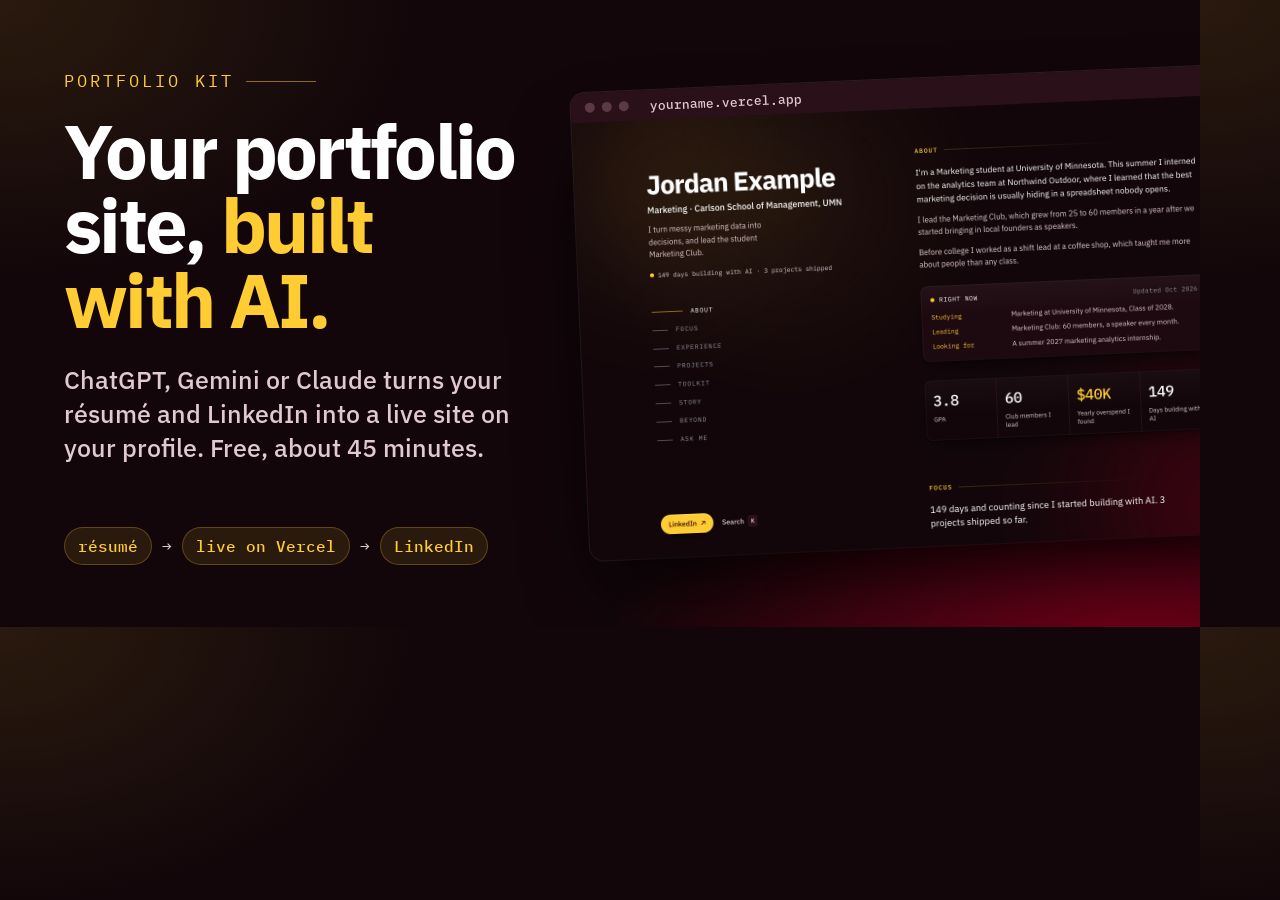
<file: assets/social/thumbnail.html>
<!doctype html>
<!-- Source for portfolio-kit-thumbnail.png (1200×627, LinkedIn / GitHub social preview).
     Rebuild: headless Chrome --window-size=1200,627 --screenshot (see MAINTAINING.md). -->
<html><head><meta charset="utf-8">
<link href="https://fonts.googleapis.com/css2?family=IBM+Plex+Sans:wght@500;700&family=IBM+Plex+Mono:wght@500&display=swap" rel="stylesheet">
<style>
  html,body{margin:0;width:1200px;height:627px;overflow:hidden}
  body{background:radial-gradient(900px 600px at 95% 110%,#7a0019 0%,transparent 60%),radial-gradient(600px 400px at 0% 0%,rgba(255,204,51,.10),transparent 70%),#12060a;
    font-family:"IBM Plex Sans",system-ui,sans-serif;color:#fff;position:relative}
  .copy{position:absolute;left:64px;top:70px;width:460px}
  .eyebrow{font-family:"IBM Plex Mono",monospace;font-size:17px;letter-spacing:.18em;color:#ffcc33;text-transform:uppercase;display:flex;align-items:center;gap:12px}
  .eyebrow:after{content:"";width:70px;height:1px;background:#ffcc33;opacity:.5}
  h1{font-size:76px;line-height:.98;letter-spacing:-.035em;margin:22px 0 0;font-weight:700}
  h1 span{color:#ffcc33}
  p{font-size:25px;line-height:1.35;color:#e0c9cf;margin:26px 0 0;font-weight:500}
  .steps{position:absolute;left:64px;bottom:62px;display:flex;gap:10px;font-family:"IBM Plex Mono",monospace;font-size:16px}
  .steps b{font-weight:500;padding:9px 14px;border-radius:999px;background:rgba(255,204,51,.1);color:#ffcc33;box-shadow:inset 0 0 0 1px rgba(255,204,51,.25)}
  .steps i{font-style:normal;color:#e0c9cf;align-self:center}
  .shot{position:absolute;left:580px;top:78px;width:700px;border-radius:14px;overflow:hidden;
    box-shadow:0 40px 80px -20px rgba(0,0,0,.9),0 0 0 1px rgba(255,255,255,.1);transform:rotate(-2.5deg);background:#1d0a10}
  .bar{height:30px;display:flex;align-items:center;gap:7px;padding:0 14px;background:#2a1019}
  .bar span{width:10px;height:10px;border-radius:50%;background:#5a3a43}
  .bar em{margin-left:14px;font:500 13px "IBM Plex Mono",monospace;color:#e0c9cf;font-style:normal}
  .shot img{display:block;width:100%}
</style></head><body>
  <div class="copy">
    <div class="eyebrow">Portfolio Kit</div>
    <h1>Your portfolio site, <span>built with AI.</span></h1>
    <p>ChatGPT, Gemini or Claude turns your résumé and LinkedIn into a live site on your profile. Free, about 45 minutes.</p>
  </div>
  <div class="steps"><b>résumé</b><i>→</i><b>live on Vercel</b><i>→</i><b>LinkedIn</b></div>
  <figure class="shot" style="margin:0"><div class="bar"><span></span><span></span><span></span><em>yourname.vercel.app</em></div><img src="site-shot.png" alt=""></figure>
</body></html>
</file>
<file: styles/tokens.css>
/* Design tokens. Restyle the site by editing this file only. */
:root {
  /* Colour — Night and cornflower */
  --bg: #0a0d14;
  --surface: #131824;
  --surface-2: #1b2232;
  --ink: #e9edf3;
  --muted: #9aa3b2;
  --accent: #5a9bfc;
  --accent-ink: #0a0d14;

  /* Toolkit spine highlights, by kind */
  --kind-build: #5a9bfc;
  --kind-ship: #8fd3c1;
  --kind-assist: #e9edf3;
  --kind-learn: #f2c46d;
  --kind-make: #f19c8b;

  --area: rgba(90, 155, 252, 0.14);

  /* Planner demo block colours */
  --plan-fixed: #2a3550;
  --plan-focus: #5a9bfc;
  --plan-health: #8fd3c1;
  --plan-people: #f2c46d;

  /* Type */
  --font: "Bricolage Grotesque", ui-sans-serif, system-ui, sans-serif;
  --step-small: clamp(0.875rem, 0.85rem + 0.1vw, 0.9375rem);
  --step-body: clamp(1.0625rem, 1rem + 0.25vw, 1.1875rem);
  --step-lead: clamp(1.25rem, 1.05rem + 0.9vw, 2rem);
  --step-head: clamp(2.25rem, 1.2rem + 3.6vw, 4.75rem);
  --step-display: clamp(4rem, 12.2vw, 12.5rem);
  --track-display: -0.045em;
  --track-head: -0.03em;
  --lead-display: 0.84;
  --lead-head: 1;
  --lead-text: 1.5;

  /* Space */
  --margin: clamp(1rem, 2.6vw, 2.5rem);
  --gutter: 1.5rem;
  --section: clamp(6rem, 12vw, 12rem);
  --gap-sm: 0.75rem;
  --gap-md: 1.5rem;
  --gap-lg: 4.5rem;

  /* Shape */
  --radius: 0;
  --control-h: 3rem;

  /* Motion */
  --ease-out: cubic-bezier(0.16, 1, 0.3, 1);
  --dur-fast: 180ms;
  --dur-med: 600ms;
  --dur-slow: 950ms;
  --stagger: 80ms;
  --rise: 24px;
}
</file>
<file: styles/base.css>
/* Reset and element defaults. Tokens only. */
*, *::before, *::after { box-sizing: border-box; }
* { margin: 0; }
html { -webkit-text-size-adjust: 100%; scroll-behavior: smooth; }
body {
  background: var(--bg);
  color: var(--ink);
  font-family: var(--font);
  font-size: var(--step-body);
  line-height: var(--lead-text);
  font-optical-sizing: auto;
  -webkit-font-smoothing: antialiased;
  overflow-x: clip;
}
img, video { display: block; max-width: 100%; height: auto; }
a { color: inherit; text-decoration-thickness: 0.08em; text-underline-offset: 0.18em; }
button { font: inherit; color: inherit; background: none; border: 0; cursor: pointer; }
h1, h2, h3 { font-weight: 600; letter-spacing: var(--track-head); line-height: var(--lead-head); text-wrap: balance; }
p { text-wrap: pretty; }
ul, ol { list-style: none; padding: 0; }
::selection { background: var(--accent); color: var(--accent-ink); }
:focus-visible { outline: 3px solid var(--accent); outline-offset: 3px; }
.visually-hidden {
  position: absolute; width: 1px; height: 1px; overflow: hidden;
  clip: rect(0 0 0 0); white-space: nowrap;
}
.skip { position: absolute; left: var(--margin); top: -4rem; background: var(--accent); color: var(--accent-ink); padding: 0.75rem 1rem; z-index: 10; }
.skip:focus { top: 1rem; }

/* Shared controls */
.button {
  display: inline-flex; align-items: center; justify-content: center;
  min-height: var(--control-h); padding: 0 1.4rem;
  background: var(--accent); color: var(--accent-ink);
  font-weight: 500; text-decoration: none; border-radius: var(--radius);
  transition: transform var(--dur-fast) var(--ease-out), background-color var(--dur-fast);
}
.button:hover { background: var(--ink); }
.button:active { transform: scale(0.97); }

.link { transition: color var(--dur-fast); }
.link:hover { color: var(--accent); }

/* Pictures: one treatment for every found image */
.plate img { filter: grayscale(1) contrast(1.05); width: 100%; height: 100%; object-fit: cover; }
.plate figcaption { font-size: var(--step-small); color: var(--muted); margin-top: var(--gap-sm); max-width: 48ch; }
</file>
<file: styles/dev.css>
/* Two-column layout. Colours and fonts come from `theme` in config/site.config.js (applied by main.js); these are fallbacks. */
:root {
  --bg: #0b0b0d;
  --surface: #131317;
  --surface-2: #1c1c22;
  --line: #24242c;
  --ink: #ececef;
  --muted: #a6a6b0;
  --faint: #90909b;
  --accent: #ffcc33;
  --accent-ink: #120d00;
  --accent-2: #7a0019;
  --area: color-mix(in srgb, var(--accent) 12%, transparent);
  /* career track colours are set from config theme.tracks */
  --font: "IBM Plex Sans", ui-sans-serif, system-ui, sans-serif;
  --mono: "IBM Plex Mono", ui-monospace, SFMono-Regular, monospace;
  --radius: 10px;
}
body { font-family: var(--font); background: var(--bg); color: var(--ink); font-size: 16px; line-height: 1.6; }
body::before { /* pointer spotlight */
  content: ""; position: fixed; inset: 0; pointer-events: none; z-index: 0;
  background: radial-gradient(600px circle at var(--mx, 30%) var(--my, 20%), color-mix(in srgb, var(--accent) 6%, transparent), transparent 70%);
}
a { color: inherit; }
kbd { font-family: var(--mono); font-size: 0.8125rem; padding: 0.1rem 0.4rem; border-radius: 4px; background: var(--surface-2); color: var(--muted); }
::selection { background: var(--accent); color: var(--accent-ink); }

/* ---------- Shell ---------- */
.shell { position: relative; z-index: 1; max-width: 1240px; margin: 0 auto; padding: 0 clamp(1.25rem, 4vw, 3rem); display: grid; grid-template-columns: minmax(0, 0.9fr) minmax(0, 1.1fr); gap: clamp(2rem, 5vw, 5rem); }

/* ---------- Sidebar ---------- */
.side { position: sticky; top: 0; height: 100svh; display: flex; flex-direction: column; padding: clamp(3rem, 9vh, 6rem) 0 3rem; }
.side__photo { width: 76px; height: 76px; border-radius: 50%; object-fit: cover; object-position: 50% 20%; outline: 2px solid var(--surface-2); outline-offset: 3px; }
.side__name { margin-top: 1.5rem; font-size: clamp(2.4rem, 1.6rem + 2.4vw, 3.4rem); line-height: 1.02; letter-spacing: -0.035em; font-weight: 700; }
.side__name a { text-decoration: none; }
.side__title { margin-top: 0.75rem; font-size: 1.125rem; font-weight: 500; }
.side__line { margin-top: 0.75rem; color: var(--muted); max-width: 32ch; }
.side__status { margin-top: 1.25rem; font-family: var(--mono); font-size: 0.8125rem; color: var(--muted); line-height: 1.5; }
.side__status .dot { display: inline-block; margin-right: 0.5rem; vertical-align: 0.05em; }
.dot { width: 8px; height: 8px; border-radius: 50%; background: var(--accent); }
.side__nav { margin-top: 3rem; }
.side__nav ul { list-style: none; padding: 0; display: grid; gap: 0.15rem; }
.side__nav a { display: inline-flex; align-items: center; gap: 1rem; padding: 0.45rem 0; text-decoration: none; font-family: var(--mono); font-size: 0.8125rem; letter-spacing: 0.12em; text-transform: uppercase; color: var(--faint); transition: color 160ms; }
.side__bar { display: inline-block; width: 2rem; height: 1px; background: currentColor; transition: width 220ms var(--ease-out); }
.side__nav a:hover, .side__nav a[aria-current] { color: var(--ink); }
.side__nav a:hover .side__bar, .side__nav a[aria-current] .side__bar { width: 4rem; }
.side__nav a[aria-current] .side__bar { background: var(--accent); }
.side__actions { margin-top: auto; display: flex; flex-wrap: wrap; gap: 0.6rem; padding-top: 2rem; }

.btn { display: inline-flex; align-items: center; gap: 0.45rem; min-height: 2.5rem; padding: 0 1rem; border-radius: 999px; background: var(--surface-2); color: var(--ink); text-decoration: none; font-size: 0.9rem; font-weight: 500; transition: background-color 160ms, transform 160ms var(--ease-out), color 160ms; }
.btn:hover { background: var(--line); }
.btn:active { transform: scale(0.97); }
.btn--primary { background: var(--accent); color: var(--accent-ink); }
.btn--primary:hover { background: color-mix(in srgb, var(--accent) 80%, white); }
.btn--ghost { background: transparent; color: var(--muted); padding: 0 0.5rem; }
.btn--ghost:hover { background: transparent; color: var(--ink); }
.chip { min-height: 2.5rem; padding: 0 1rem; border-radius: 999px; background: var(--surface-2); font-size: 0.9rem; transition: background-color 160ms; }
.chip:hover { background: var(--line); }

/* ---------- Main column ---------- */
.main { padding: clamp(3rem, 9vh, 6rem) 0 4rem; min-width: 0; }
.sec { padding-bottom: clamp(4.5rem, 10vh, 7rem); scroll-margin-top: 3rem; }
.sec__label { font-family: var(--mono); font-size: 0.8125rem; letter-spacing: 0.14em; text-transform: uppercase; color: var(--accent); font-weight: 500; margin-bottom: 1.5rem; }
.prose p { color: var(--muted); max-width: 62ch; }
.prose p + p { margin-top: 1rem; }
.prose p:first-child { color: var(--ink); font-size: 1.075rem; }
.lead { font-size: 1.2rem; line-height: 1.45; max-width: 46ch; }

/* Metrics */
.metrics { margin-top: 2.5rem; display: grid; grid-template-columns: repeat(4, 1fr); gap: 1px; background: var(--line); border-radius: var(--radius); overflow: hidden; }
.metric { background: var(--bg); padding: 1.1rem 1rem; }
.metric__n { font-family: var(--mono); font-size: clamp(1.4rem, 1rem + 1.2vw, 1.9rem); font-weight: 500; letter-spacing: -0.02em; color: var(--ink); }
.metric:nth-child(3) .metric__n { color: var(--accent); }
.metric dt { color: var(--muted); font-size: 0.8125rem; line-height: 1.35; margin-top: 0.3rem; }

/* AI timeline */
.tl { list-style: none; padding: 0; margin-top: 2rem; display: grid; }
.tl { gap: 0.35rem; }
.tl li { display: grid; grid-template-columns: 6.5rem 1fr; gap: 1rem; padding: 0.75rem 1rem; margin: 0 -1rem; border-radius: 8px; transition: background-color 200ms; }
.tl li:hover { background: var(--surface); }
.tl__when { font-family: var(--mono); font-size: 0.8125rem; color: var(--accent); padding-top: 0.2rem; }
.tl__text { color: var(--muted); }
.tl li:hover .tl__text { color: var(--ink); }

/* Browser frame around the live club site */
.browser { margin-top: 2.5rem; border-radius: var(--radius); overflow: hidden; background: var(--surface); outline: 1px solid var(--line); }
.browser__bar { display: flex; align-items: center; gap: 0.4rem; padding: 0.65rem 0.9rem; background: var(--surface-2); }
.browser__bar span { width: 10px; height: 10px; border-radius: 50%; background: var(--line); }
.browser__bar a { margin-left: auto; font-family: var(--mono); font-size: 0.8125rem; color: var(--muted); text-decoration: none; }
.browser__bar a:hover { color: var(--accent); }
.browser iframe { display: block; width: 100%; height: 520px; border: 0; background: #000; }
.browser figcaption { padding: 0.6rem 0.9rem; font-size: 0.8125rem; color: var(--faint); }

/* Career chart */
.career { border-radius: var(--radius); background: var(--surface); padding: 1.25rem; margin-bottom: 2.5rem; }
.career__head h3 { font-size: 1rem; font-weight: 600; }
.career__head p { color: var(--muted); font-size: 0.85rem; margin-top: 0.2rem; }
.career__chart { position: relative; height: 210px; margin-top: 1rem; }
.career__svg { position: absolute; inset: 0; width: 100%; height: 100%; overflow: visible; }
.cc-area { fill: var(--area); }
.cc-line { fill: none; stroke: var(--accent); stroke-width: 2.5; vector-effect: non-scaling-stroke; }
.cc-cursor { stroke: var(--ink); stroke-width: 1; vector-effect: non-scaling-stroke; opacity: 0.6; }
.cc-dots { position: absolute; inset: 0; pointer-events: none; }
.cc-event, .cc-head { position: absolute; border-radius: 50%; transform: translate(-50%, -50%); }
.cc-event { width: 10px; height: 10px; outline: 3px solid var(--surface); }
.cc-head { width: 16px; height: 16px; background: var(--ink); outline: 3px solid var(--accent); }
.career__track { position: absolute; inset: -12px 0; cursor: grab; touch-action: pan-y; border-radius: 6px; }
.is-dragging .career__track { cursor: grabbing; }
.cc-head { transition: width 160ms var(--ease-out), height 160ms var(--ease-out); }
.is-dragging .cc-head { width: 22px; height: 22px; }
.is-dragging { user-select: none; -webkit-user-select: none; }
.career__axis { position: relative; height: 1.4rem; margin-top: 0.4rem; font-family: var(--mono); font-size: 0.8125rem; color: var(--faint); }
.career__axis span { position: absolute; transform: translateX(-50%); }
.career__panel { margin-top: 1rem; display: grid; grid-template-columns: auto 1fr; gap: 0.25rem 1rem; align-items: baseline; }
.career__date { font-family: var(--mono); font-size: 1.1rem; }
.career__value { color: var(--accent); font-family: var(--mono); font-size: 0.8125rem; }
.career__roles { grid-column: 1 / -1; list-style: none; padding: 0; margin-top: 0.5rem; display: flex; flex-wrap: wrap; gap: 0.4rem; min-height: 2.2rem; }
.career__roles a { display: inline-flex; align-items: center; gap: 0.5rem; padding: 0.35rem 0.75rem; border-radius: 999px; background: var(--surface-2); font-size: 0.8125rem; text-decoration: none; }
.career__roles a span:nth-child(2) strong { font-weight: 500; }
.career__roles a span:nth-child(2) { color: var(--muted); }
.career__roles a span:nth-child(2) strong { color: var(--ink); margin-right: 0.3rem; }
.career__tag { display: none; }
.career__dot { width: 8px; height: 8px; border-radius: 50%; background: var(--track); }
.career__none { color: var(--muted); font-size: 0.85rem; }

/* Experience entries */
.entries { list-style: none; padding: 0; display: grid; gap: 0.5rem; }
.entry { display: grid; grid-template-columns: 8.5rem 1fr; gap: 1.25rem; padding: 1.25rem; margin: 0 -1.25rem; border-radius: var(--radius); transition: background-color 200ms; scroll-margin-top: 4rem; }
.entry:hover, .entry.is-flash { background: var(--surface); }
.entries:hover .entry:not(:hover) { opacity: 0.6; }
.entry { transition: background-color 200ms, opacity 200ms; }
.entry__when { font-family: var(--mono); font-size: 0.8125rem; color: var(--faint); padding-top: 0.3rem; text-transform: uppercase; letter-spacing: 0.04em; }
.entry__title { font-size: 1.02rem; font-weight: 600; line-height: 1.35; }
.entry__title span { color: var(--muted); font-weight: 500; }
.entry__link { display: inline-grid; place-items: center; width: 1.6rem; height: 1.6rem; margin-left: 0.35rem; border-radius: 50%; background: color-mix(in srgb, var(--accent) 12%, transparent); color: var(--accent); text-decoration: none; font-size: 0.85rem; vertical-align: 0.1em; }
.entry__link:hover { background: var(--accent); color: var(--accent-ink); }
.entry__sum { margin-top: 0.4rem; color: var(--muted); }
.entry__pts { list-style: disc; margin-top: 0.5rem; padding-left: 1.1rem; color: var(--muted); font-size: 0.93rem; display: grid; gap: 0.3rem; }
.entry__pts li::marker { color: var(--accent); }
.tags { list-style: none; padding: 0; margin-top: 0.85rem; display: flex; flex-wrap: wrap; gap: 0.4rem; }
.tags li { font-family: var(--mono); font-size: 0.8125rem; padding: 0.25rem 0.6rem; border-radius: 999px; background: color-mix(in srgb, var(--accent) 10%, transparent); color: var(--accent); }
.more { display: inline-flex; gap: 0.4rem; margin-top: 1.5rem; font-weight: 500; text-decoration: none; border-bottom: 1px solid var(--accent); padding-bottom: 2px; }
.more:hover { color: var(--accent); }

/* Projects */
.projects { list-style: none; padding: 0; display: grid; grid-template-columns: 1fr; gap: 0.25rem; }
.proj:first-child { grid-column: 1 / -1; padding: 1.75rem; background: var(--surface); outline: 1px solid color-mix(in srgb, var(--accent) 25%, transparent); }
.proj:first-child h3 { font-size: 1.3rem; }
.proj:first-child .proj__result { font-size: 1rem; }
.proj { padding: 1.25rem; border-radius: var(--radius); transition: transform 200ms var(--ease-out), background-color 200ms; }
.proj:hover { background: var(--surface); }
.proj:first-child { margin-bottom: 0.75rem; }
.proj:not(:first-child) { margin: 0 -1.25rem; }
.proj__top { display: flex; justify-content: space-between; gap: 1rem; align-items: baseline; flex-wrap: wrap; }
.proj h3 { font-size: 1.02rem; font-weight: 600; }
.proj__when { font-family: var(--mono); font-size: 0.8125rem; color: var(--faint); }
.proj p { margin-top: 0.45rem; color: var(--muted); font-size: 0.95rem; }
.proj .proj__result { color: var(--accent); font-family: var(--mono); font-size: 0.8125rem; }
.proj__link { display: inline-block; margin-top: 0.7rem; font-size: 0.85rem; color: var(--ink); }

/* Story map */
.story { border-radius: var(--radius); background: var(--surface); padding: 1.25rem; }
.story__head h3 { font-size: 1rem; font-weight: 600; }
.story__head p { color: var(--muted); font-size: 0.85rem; }
.journey__map { position: relative; aspect-ratio: 1000 / 560; margin-top: 1rem; background: var(--bg); border-radius: 8px; }
.journey__svg { position: absolute; inset: 0; width: 100%; height: 100%; }
.jr-ghost { fill: none; stroke: var(--line); stroke-width: 1.5; stroke-dasharray: 3 6; vector-effect: non-scaling-stroke; }
.jr-leg { fill: none; stroke: var(--accent); stroke-width: 2.5; stroke-linecap: round; vector-effect: non-scaling-stroke; stroke-dasharray: 1; stroke-dashoffset: 1; transition: stroke-dashoffset 900ms var(--ease-out); }
.jr-leg.is-on { stroke-dashoffset: 0; }
.journey__pins { position: absolute; inset: 0; }
.jr-pin { position: absolute; width: 2.5rem; height: 2.5rem; transform: translate(-50%, -50%); display: grid; place-items: center; }
.jr-pin::before { content: ""; width: 9px; height: 9px; border-radius: 50%; background: var(--faint); transition: transform 300ms var(--ease-out), background-color 160ms; }
.jr-pin.is-past::before { background: var(--accent); }
.jr-pin.is-here::before { background: var(--ink); transform: scale(1.5); outline: 3px solid var(--accent); }
.jr-pin__label { position: absolute; left: 50%; top: 100%; transform: translateX(-50%); white-space: nowrap; font-family: var(--mono); font-size: 0.8125rem; color: var(--faint); pointer-events: none; }
.jr-pin--above .jr-pin__label { top: auto; bottom: 100%; }
.jr-pin--left .jr-pin__label { left: auto; right: 75%; top: 50%; transform: translateY(-50%); }
.jr-pin--right .jr-pin__label { left: 75%; top: 50%; transform: translateY(-50%); }
.jr-pin.is-here .jr-pin__label { color: var(--ink); }
.journey__miles { position: absolute; left: 0.9rem; bottom: 0.7rem; font-family: var(--mono); font-size: 0.8125rem; color: var(--faint); }
.journey__miles-num { color: var(--ink); font-size: 1.1rem; margin-right: 0.3rem; }
.story__controls { display: flex; gap: 0.5rem; margin-top: 1rem; }
.journey__card { margin-top: 1.25rem; display: grid; grid-template-columns: auto 1fr; gap: 0 1.25rem; align-items: start; }
.journey__card:not(:has(.journey__photo)) { grid-template-columns: 1fr; }
.journey__card:not(:has(.journey__photo)) > * { grid-column: 1; }
.journey__photo { grid-row: span 3; width: 120px; aspect-ratio: 4 / 5; border-radius: 8px; overflow: hidden; background: var(--bg); }
.journey__photo img { width: 100%; height: 100%; object-fit: cover; object-position: 50% 15%; }
.journey__title { grid-column: 2; font-size: 1.1rem; font-weight: 600; }
.journey__when { grid-column: 2; font-family: var(--mono); font-size: 0.8125rem; color: var(--accent); margin-top: 0.2rem; }
.journey__text { grid-column: 2; color: var(--muted); margin-top: 0.4rem; font-size: 0.95rem; }
.journey__steps { display: none; }

/* Beyond the classroom */
.facts { margin-top: 1.5rem; display: grid; grid-template-columns: repeat(3, 1fr); gap: 1px; background: var(--line); border-radius: var(--radius); overflow: hidden; }
.facts div { background: var(--bg); padding: 0.9rem 1rem; }
.facts dt { font-weight: 600; }
.facts dd { color: var(--muted); font-size: 0.85rem; }
.shots { margin-top: 1.5rem; display: grid; grid-template-columns: 1.3fr 1fr 1fr; grid-auto-rows: clamp(220px, 22vw, 300px); gap: 0.6rem; }
.shot { border-radius: var(--radius); overflow: hidden; background: var(--surface); cursor: zoom-in; }
.shot img { width: 100%; height: 100%; object-fit: cover; object-position: 50% 18%; transition: transform 500ms var(--ease-out), filter 300ms; filter: grayscale(0.35); }
.shot:hover img { transform: scale(1.04); filter: none; }

/* Ask me */
.ask__qs { display: flex; flex-wrap: wrap; gap: 0.5rem; }
.ask__q { padding: 0.55rem 0.95rem; border-radius: 999px; background: var(--surface-2); font-size: 0.88rem; color: var(--muted); transition: background-color 160ms, color 160ms; }
.ask__q:hover { color: var(--ink); }
.ask__q[aria-selected="true"] { background: var(--accent); color: var(--accent-ink); }
.ask__panel { margin-top: 1.25rem; padding: 1.5rem; border-radius: var(--radius); background: var(--surface); min-height: 13rem; display: flex; flex-direction: column; gap: 0.75rem; }
.ask__who { display: flex; align-items: center; gap: 0.6rem; font-family: var(--mono); font-size: 0.8125rem; color: var(--accent); }
.ask__who::before { content: ""; width: 1.9rem; height: 1.9rem; border-radius: 50%; background: var(--headshot, var(--accent)) center 20% / cover; }
.ask__a { font-size: 1.1rem; line-height: 1.5; min-height: 4.5em; }
.ask__a::after { content: ""; display: inline-block; width: 0.45em; height: 1em; margin-left: 0.15em; background: var(--accent); vertical-align: -0.12em; animation: caret 1s steps(2) infinite; }
@keyframes caret { 50% { opacity: 0; } }
.ask__link { margin-top: auto; align-self: flex-start; color: var(--accent); font-size: 0.9rem; }

/* Footer */
.foot { padding-top: 2rem; color: var(--faint); font-size: 0.85rem; display: grid; gap: 0.4rem; }
.foot a { color: var(--muted); }
.foot a:hover { color: var(--accent); }

/* Command menu + viewer (shared dialogs) */
.palette { width: min(620px, calc(100vw - 2rem)); max-height: min(70vh, 540px); margin: 12vh auto auto; padding: 0; border: 0; border-radius: 14px; background: var(--surface); color: var(--ink); box-shadow: 0 30px 80px rgba(0, 0, 0, 0.6); outline: 1px solid var(--line); }
.palette::backdrop { background: rgba(0, 0, 0, 0.65); }
.palette__form { display: flex; flex-direction: column; max-height: inherit; }
.palette__input { font: inherit; font-size: 1.05rem; color: var(--ink); background: transparent; border: 0; border-bottom: 1px solid var(--line); padding: 1rem 1.2rem; outline: none; }
.palette__list { list-style: none; overflow-y: auto; padding: 0.4rem; margin: 0; }
.palette__item { display: flex; justify-content: space-between; gap: 1rem; padding: 0.65rem 0.8rem; border-radius: 8px; cursor: pointer; }
.palette__item[aria-selected="true"] { background: var(--surface-2); }
.palette__item[aria-selected="true"] span:first-child { color: var(--accent); }
.palette__hint { font-family: var(--mono); font-size: 0.8125rem; color: var(--faint); }
.palette__empty { padding: 1rem; color: var(--muted); }
.palette__foot { padding: 0.6rem 1.2rem; font-family: var(--mono); font-size: 0.8125rem; color: var(--faint); border-top: 1px solid var(--line); }
.viewer { width: 100vw; height: 100dvh; max-width: none; max-height: none; margin: 0; padding: 0; border: 0; background: rgba(5, 5, 7, 0.96); color: var(--ink); }
.viewer[open] { display: grid; place-items: center; }
.viewer__fig { display: flex; flex-direction: column; align-items: center; gap: 0.75rem; max-width: calc(100vw - 8rem); }
.viewer__img { max-width: 100%; max-height: calc(100dvh - 8rem); object-fit: contain; border-radius: 8px; }
.viewer__meta { font-family: var(--mono); font-size: 0.8125rem; color: var(--muted); }
.viewer__btn { position: absolute; top: 50%; transform: translateY(-50%); width: 3rem; height: 3rem; border-radius: 50%; font-size: 1.6rem; background: var(--surface-2); }
.viewer__btn:hover { background: var(--accent); color: var(--accent-ink); }
.viewer__prev { left: 1.25rem; } .viewer__next { right: 1.25rem; }
.viewer__close { position: absolute; top: 1rem; right: 1.25rem; min-height: 2.5rem; padding: 0 1rem; border-radius: 999px; background: var(--surface-2); }

/* ---------- Phone & tablet ---------- */
@media (max-width: 960px) {
  .shell { grid-template-columns: 1fr; gap: 0; }
  .side { position: relative; height: auto; padding: 3rem 0 2.5rem; }
  .side__nav { display: none; }
  .side__actions { margin-top: 1.75rem; padding-top: 0; }
  .main { padding-top: 1rem; }
  .metrics { grid-template-columns: repeat(2, 1fr); }
  .entry { grid-template-columns: 1fr; gap: 0.4rem; padding: 1rem; margin: 0 -1rem; }
  .entries:hover .entry:not(:hover) { opacity: 1; }
  .tl li { grid-template-columns: 5.5rem 1fr; }
  .browser iframe { height: 460px; }
  .facts { grid-template-columns: 1fr; }
  .projects { grid-template-columns: 1fr; }
  .shots { grid-template-columns: 1fr 1fr; }
  .shots { grid-auto-rows: 220px; }
  .shot:first-child { grid-column: 1 / -1; grid-row: span 1; }
  .journey__photo { width: 90px; }
  .jr-pin__label { display: none; }
  .jr-pin.is-here .jr-pin__label { display: block; }
  .viewer__fig { max-width: calc(100vw - 2rem); }
  .viewer__btn { top: auto; bottom: 1.25rem; transform: none; }
}
@media (prefers-reduced-motion: reduce) {
  .ask__a::after { animation: none; }
}
</file>
<file: styles/depth.css>
/* Depth layer: ambient light, grain, elevated surfaces, cursor glow, tilt. Loaded after dev.css. */
:root {
  --edge: rgba(255, 255, 255, 0.07);          /* card border */
  --lit: rgba(255, 255, 255, 0.06);           /* lit top edge */
  --drop: 0 1px 0 var(--lit) inset, 0 18px 40px -18px rgba(0, 0, 0, 0.75), 0 2px 6px -2px rgba(0, 0, 0, 0.5);
  --drop-hi: 0 1px 0 rgba(255, 255, 255, 0.09) inset, 0 28px 60px -20px rgba(0, 0, 0, 0.85), 0 0 0 1px rgba(255, 255, 255, 0.1);
}

/* ---------- Ambient light + grain behind everything ---------- */
html { background: var(--bg); }
body { background: transparent; }
.shell::before, .shell::after { /* fixed glows that sit behind content */
  content: ""; position: fixed; z-index: -1; pointer-events: none; border-radius: 50%; filter: blur(80px);
}
.shell::before { width: 52vw; height: 52vw; left: -14vw; top: -18vw; background: radial-gradient(circle, color-mix(in srgb, var(--accent) 10%, transparent), transparent 65%); }
.shell::after { width: 60vw; height: 60vw; right: -20vw; bottom: -26vw; background: radial-gradient(circle, color-mix(in srgb, var(--accent-2) 45%, transparent), transparent 65%); }
html::after { /* fine film grain */
  content: ""; position: fixed; inset: 0; z-index: 50; pointer-events: none; opacity: 0.05; mix-blend-mode: overlay;
  background-image: url("data:image/svg+xml,%3Csvg xmlns='http://www.w3.org/2000/svg' width='160' height='160'%3E%3Cfilter id='n'%3E%3CfeTurbulence type='fractalNoise' baseFrequency='0.9' numOctaves='2' stitchTiles='stitch'/%3E%3C/filter%3E%3Crect width='100%25' height='100%25' filter='url(%23n)'/%3E%3C/svg%3E");
}

/* ---------- Elevated surfaces ---------- */
.career, .story, .browser, .ask__panel, .proj:first-child, .metrics, .facts {
  position: relative; isolation: isolate; border-radius: 14px;
  background: linear-gradient(180deg, rgba(255, 255, 255, 0.035), rgba(255, 255, 255, 0) 40%), var(--surface);
  box-shadow: var(--drop); outline: 1px solid var(--edge); outline-offset: -1px;
  transition: box-shadow 300ms var(--ease-out), transform 300ms var(--ease-out), outline-color 300ms;
}
.metrics, .facts { background: var(--line); }
.metric, .facts div { background: linear-gradient(180deg, rgba(255, 255, 255, 0.03), transparent 60%), var(--bg); }

/* Cursor light inside cards (position set by controllers/interactive.js) */
.career::after, .story::after, .ask__panel::after, .proj::after, .entry::after, .browser::after {
  content: ""; position: absolute; inset: 0; border-radius: inherit; pointer-events: none; z-index: 2;
  background: radial-gradient(380px circle at var(--gx, 50%) var(--gy, -40%), color-mix(in srgb, var(--accent) 8%, transparent), transparent 60%);
  opacity: 0; transition: opacity 300ms;
}
.career:hover::after, .story:hover::after, .ask__panel:hover::after, .proj:hover::after, .entry:hover::after, .browser:hover::after { opacity: 1; }

/* Lift on hover */
.entry, .proj { position: relative; isolation: isolate; }
.entry:hover, .proj:hover { background: var(--surface); box-shadow: var(--drop-hi); transform: translateY(-2px); }
.proj:first-child:hover { box-shadow: var(--drop-hi); }
.entry { transition: background-color 250ms, box-shadow 300ms var(--ease-out), transform 300ms var(--ease-out), opacity 200ms; }

/* ---------- Gold accents with glow ---------- */
.btn--primary { box-shadow: inset 0 1px 0 rgba(255, 255, 255, 0.35), 0 6px 16px -6px rgba(0, 0, 0, 0.7); }
.btn--primary:hover { box-shadow: inset 0 1px 0 rgba(255, 255, 255, 0.4), 0 10px 22px -8px rgba(0, 0, 0, 0.8); transform: translateY(-1px); }
.btn:not(.btn--primary):not(.btn--ghost) { box-shadow: inset 0 1px 0 var(--lit), 0 4px 14px -6px rgba(0, 0, 0, 0.6); }
.side__photo { outline: 2px solid color-mix(in srgb, var(--accent) 60%, transparent); outline-offset: 4px; box-shadow: 0 14px 30px -10px rgba(0, 0, 0, 0.9); }
.cc-head { box-shadow: 0 4px 10px rgba(0, 0, 0, 0.7); }
.tags li { box-shadow: inset 0 0 0 1px color-mix(in srgb, var(--accent) 18%, transparent); }
.ask__q[aria-selected="true"], .chip:hover { box-shadow: inset 0 1px 0 rgba(255, 255, 255, 0.25), 0 6px 14px -6px rgba(0, 0, 0, 0.7); }
.sec__label { display: flex; align-items: center; gap: 0.75rem; }
.sec__label::after { content: ""; height: 1px; flex: 1; background: linear-gradient(90deg, color-mix(in srgb, var(--accent) 35%, transparent), transparent 70%); }

/* ---------- Photos: shadow + 3D tilt (tilt set by JS) ---------- */
.shots { perspective: 900px; }
.shot, .proj:first-child { transform-style: preserve-3d; will-change: transform; }
.shot { box-shadow: var(--drop); outline: 1px solid var(--edge); outline-offset: -1px; transition: transform 400ms var(--ease-out), box-shadow 400ms var(--ease-out); }
.shot:hover { box-shadow: var(--drop-hi); }
.shot.is-tilting, .proj.is-tilting { transition: transform 80ms linear, box-shadow 300ms; }
.journey__photo, .browser iframe { box-shadow: 0 10px 30px -12px rgba(0, 0, 0, 0.8); }

/* Dialogs float higher */
.palette { box-shadow: 0 40px 100px -20px rgba(0, 0, 0, 0.85), 0 0 0 1px var(--edge); }

@media (max-width: 960px) {
  .entry:hover, .proj:hover { transform: none; }
  .shell::before { width: 120vw; height: 120vw; left: -50vw; top: -60vw; }
}
@media (prefers-reduced-motion: reduce) {
  .entry:hover, .proj:hover, .btn--primary:hover { transform: none; }
}

/* ---------- Toolkit: logo tiles, grouped ---------- */
.kit { display: grid; gap: 0.9rem; }
.kit__group { display: grid; grid-template-columns: 7.5rem 1fr; gap: 0.75rem; align-items: start; }
.kit__label { font-family: var(--mono); font-size: 0.8125rem; color: var(--faint); text-transform: uppercase; letter-spacing: 0.06em; padding-top: 0.45rem; line-height: 1.3; }
.kit__tools { list-style: none; padding: 0; display: flex; flex-wrap: wrap; gap: 0.4rem; }
.tool {
  display: inline-flex; min-width: 0; white-space: nowrap; align-items: center; gap: 0.45rem; padding: 0.3rem 0.7rem 0.3rem 0.35rem; border-radius: 8px;
  background: linear-gradient(180deg, rgba(255, 255, 255, 0.04), transparent), var(--surface);
  outline: 1px solid var(--edge); outline-offset: -1px; box-shadow: var(--drop);
  font-size: 0.8125rem; color: var(--ink);
  transition: transform 220ms var(--ease-out), box-shadow 220ms var(--ease-out), outline-color 220ms;
}
.tool:hover { transform: translateY(-2px); box-shadow: var(--drop-hi); outline-color: color-mix(in srgb, var(--brand) 45%, transparent); }
.tool__logo, .tool__mark { width: 1.35rem; height: 1.35rem; flex: none; border-radius: 6px; display: grid; place-items: center; background: var(--surface-2); transition: background-color 220ms; }
.tool__logo::before {
  content: ""; width: 0.85rem; height: 0.85rem; background: var(--brand);
  -webkit-mask: var(--logo) center / contain no-repeat; mask: var(--logo) center / contain no-repeat;
  transition: background-color 220ms;
}
.tool:hover .tool__logo { background: color-mix(in srgb, var(--brand) 16%, var(--surface-2)); }
.tool__mark { font-family: var(--mono); font-size: 0.8125rem; font-weight: 500; color: var(--brand); }
.tool:hover .tool__mark { background: color-mix(in srgb, var(--brand) 16%, var(--surface-2)); }
@media (max-width: 960px) {
  .kit__group { grid-template-columns: 1fr; gap: 0.45rem; }
  .kit__label { padding-top: 0; }
}
.tool__name { overflow: hidden; text-overflow: ellipsis; }
.tool--more { background: transparent; box-shadow: none; outline: 1px dashed rgba(255, 255, 255, 0.14); color: var(--muted); }
.tool--more .tool__mark { color: var(--accent); background: color-mix(in srgb, var(--accent) 10%, transparent); font-size: 1rem; }
.tool--more:hover { transform: none; box-shadow: none; outline-color: rgba(255, 255, 255, 0.14); }

/* ---------- Story map: state / province outlines ---------- */
.journey__map { overflow: hidden; }
.jr-region { fill: rgba(255, 255, 255, 0.025); stroke: rgba(255, 255, 255, 0.13); stroke-width: 1; stroke-linejoin: round; vector-effect: non-scaling-stroke; }
.jr-lake { fill: rgba(90, 140, 220, 0.12); stroke: rgba(120, 160, 230, 0.25); stroke-width: 1; vector-effect: non-scaling-stroke; }
.jr-code { font-family: var(--mono); font-size: 24px; font-weight: 500; fill: rgba(255, 255, 255, 0.26); text-anchor: middle; dominant-baseline: middle; letter-spacing: 0.08em; }
@media (max-width: 960px) { .jr-code { display: none; } }

/* ---------- Project media (featured video card) ---------- */
.proj__media { margin: -0.5rem -0.5rem 1.1rem; border-radius: 10px; overflow: hidden; aspect-ratio: 16 / 9; background: #000; box-shadow: 0 14px 34px -14px rgba(0, 0, 0, 0.9); outline: 1px solid var(--edge); outline-offset: -1px; }
.proj__media video { display: block; width: 100%; height: 100%; object-fit: cover; }
.proj__link { display: inline-flex; align-items: center; gap: 0.35rem; }

/* ---------- Ambient: dot field, scroll progress (controllers/ambient.js) ---------- */
.field { position: fixed; inset: 0; width: 100%; height: 100%; z-index: -1; pointer-events: none;
  -webkit-mask: radial-gradient(120% 90% at 50% 40%, #000 40%, transparent 100%); mask: radial-gradient(120% 90% at 50% 40%, #000 40%, transparent 100%); }
.progress { position: fixed; left: 0; top: 0; z-index: 40; width: 100%; height: 2px; background: linear-gradient(90deg, var(--accent), color-mix(in srgb, var(--accent) 55%, transparent)); transform: scaleX(0); transform-origin: 0 50%; pointer-events: none; }

/* ---------- Right now card (About) ---------- */
.now { margin-top: 2rem; padding: 1.1rem 1.25rem 1.2rem; max-width: 62ch; position: relative; isolation: isolate; border-radius: 14px;
  background: linear-gradient(180deg, rgba(255, 255, 255, 0.035), rgba(255, 255, 255, 0) 40%), var(--surface);
  box-shadow: var(--drop); outline: 1px solid var(--edge); outline-offset: -1px; }
.now::after { content: ""; position: absolute; inset: 0; border-radius: inherit; pointer-events: none; z-index: 2;
  background: radial-gradient(380px circle at var(--gx, 50%) var(--gy, -40%), color-mix(in srgb, var(--accent) 8%, transparent), transparent 60%); opacity: 0; transition: opacity 300ms; }
.now:hover::after { opacity: 1; }
.now__head { display: flex; align-items: center; gap: 0.6rem; font-family: var(--mono); font-size: 0.8125rem; letter-spacing: 0.08em; text-transform: uppercase; color: var(--ink); }
.now__date { margin-left: auto; color: var(--faint); letter-spacing: 0.04em; text-transform: none; }
.now__list { list-style: none; padding: 0; margin-top: 0.85rem; display: grid; gap: 0.55rem; }
.now__list li { display: grid; grid-template-columns: 9.5rem 1fr; gap: 0.75rem; font-size: 0.9rem; line-height: 1.5; }
.now__k { font-family: var(--mono); font-size: 0.8125rem; color: var(--accent); padding-top: 0.1rem; }
.now__v { color: var(--muted); }
@media (max-width: 600px) { .now__list li { grid-template-columns: 1fr; gap: 0.1rem; } }
</file>
